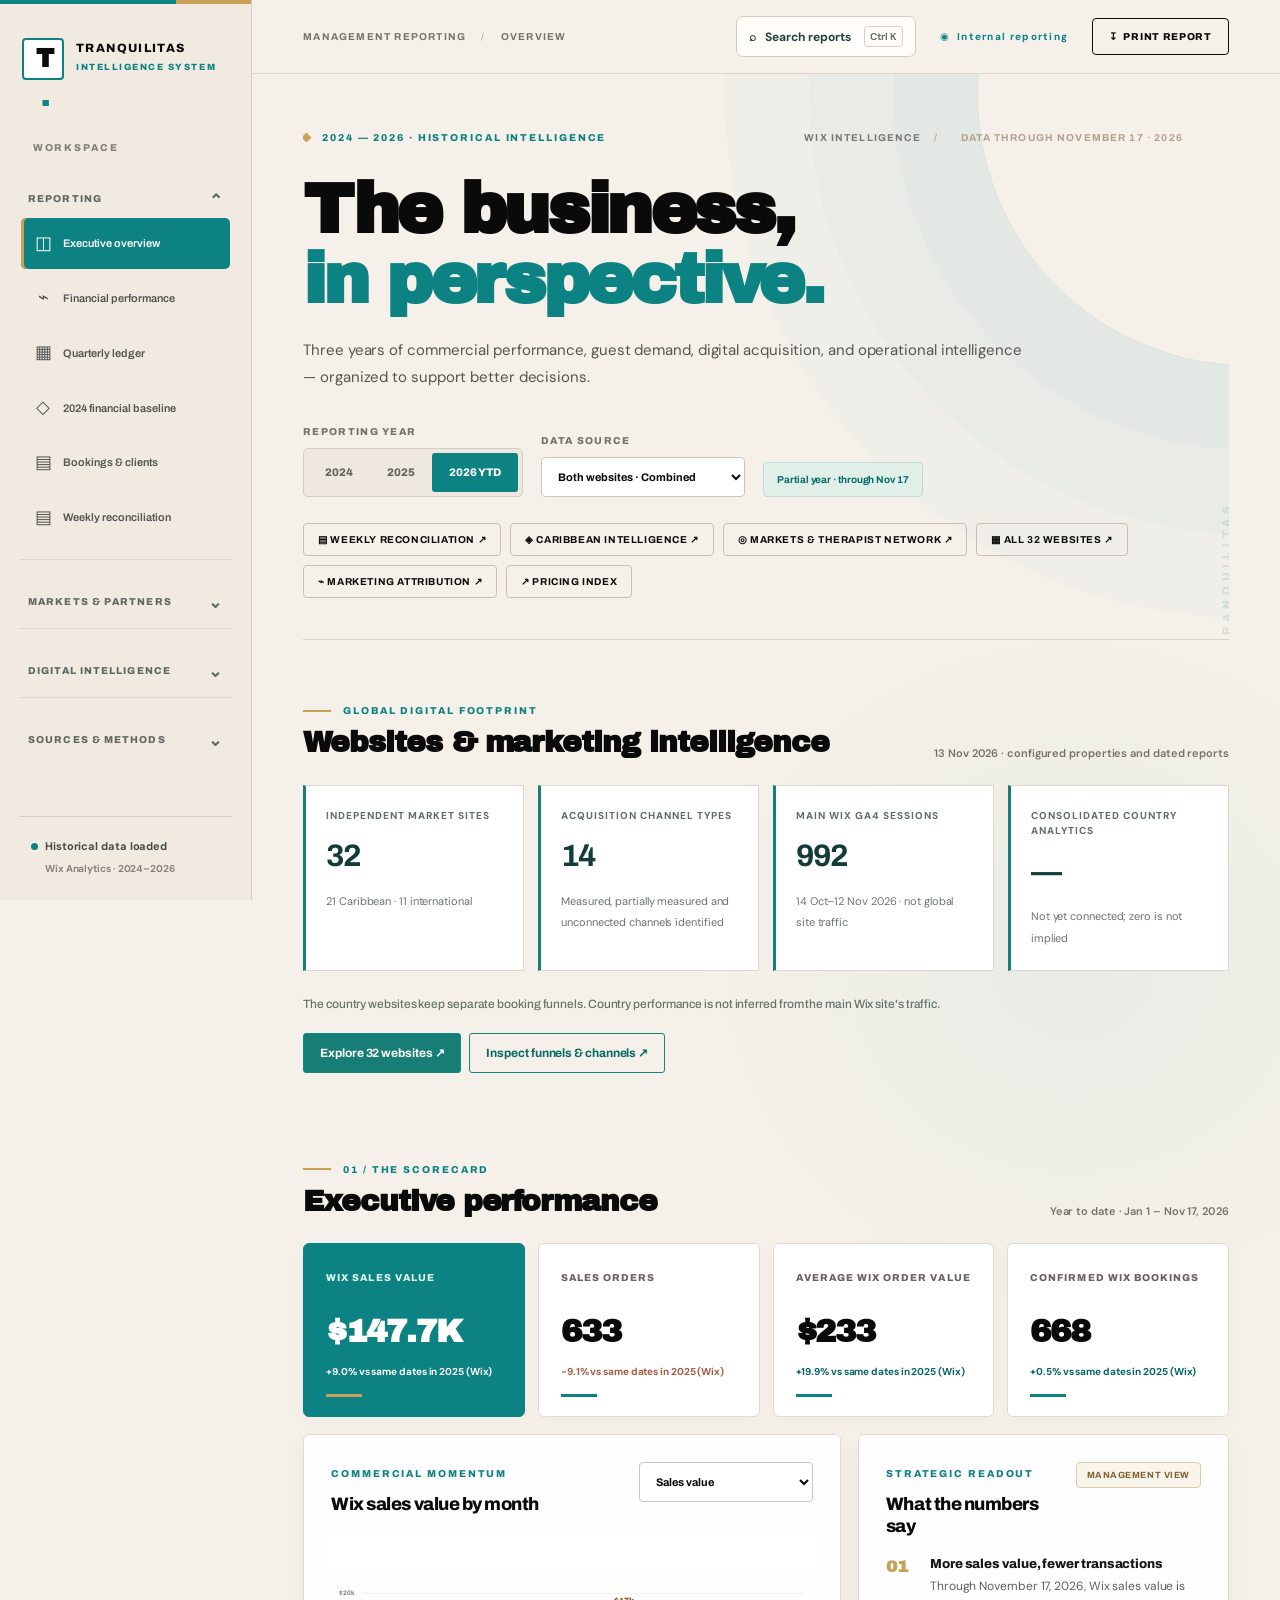
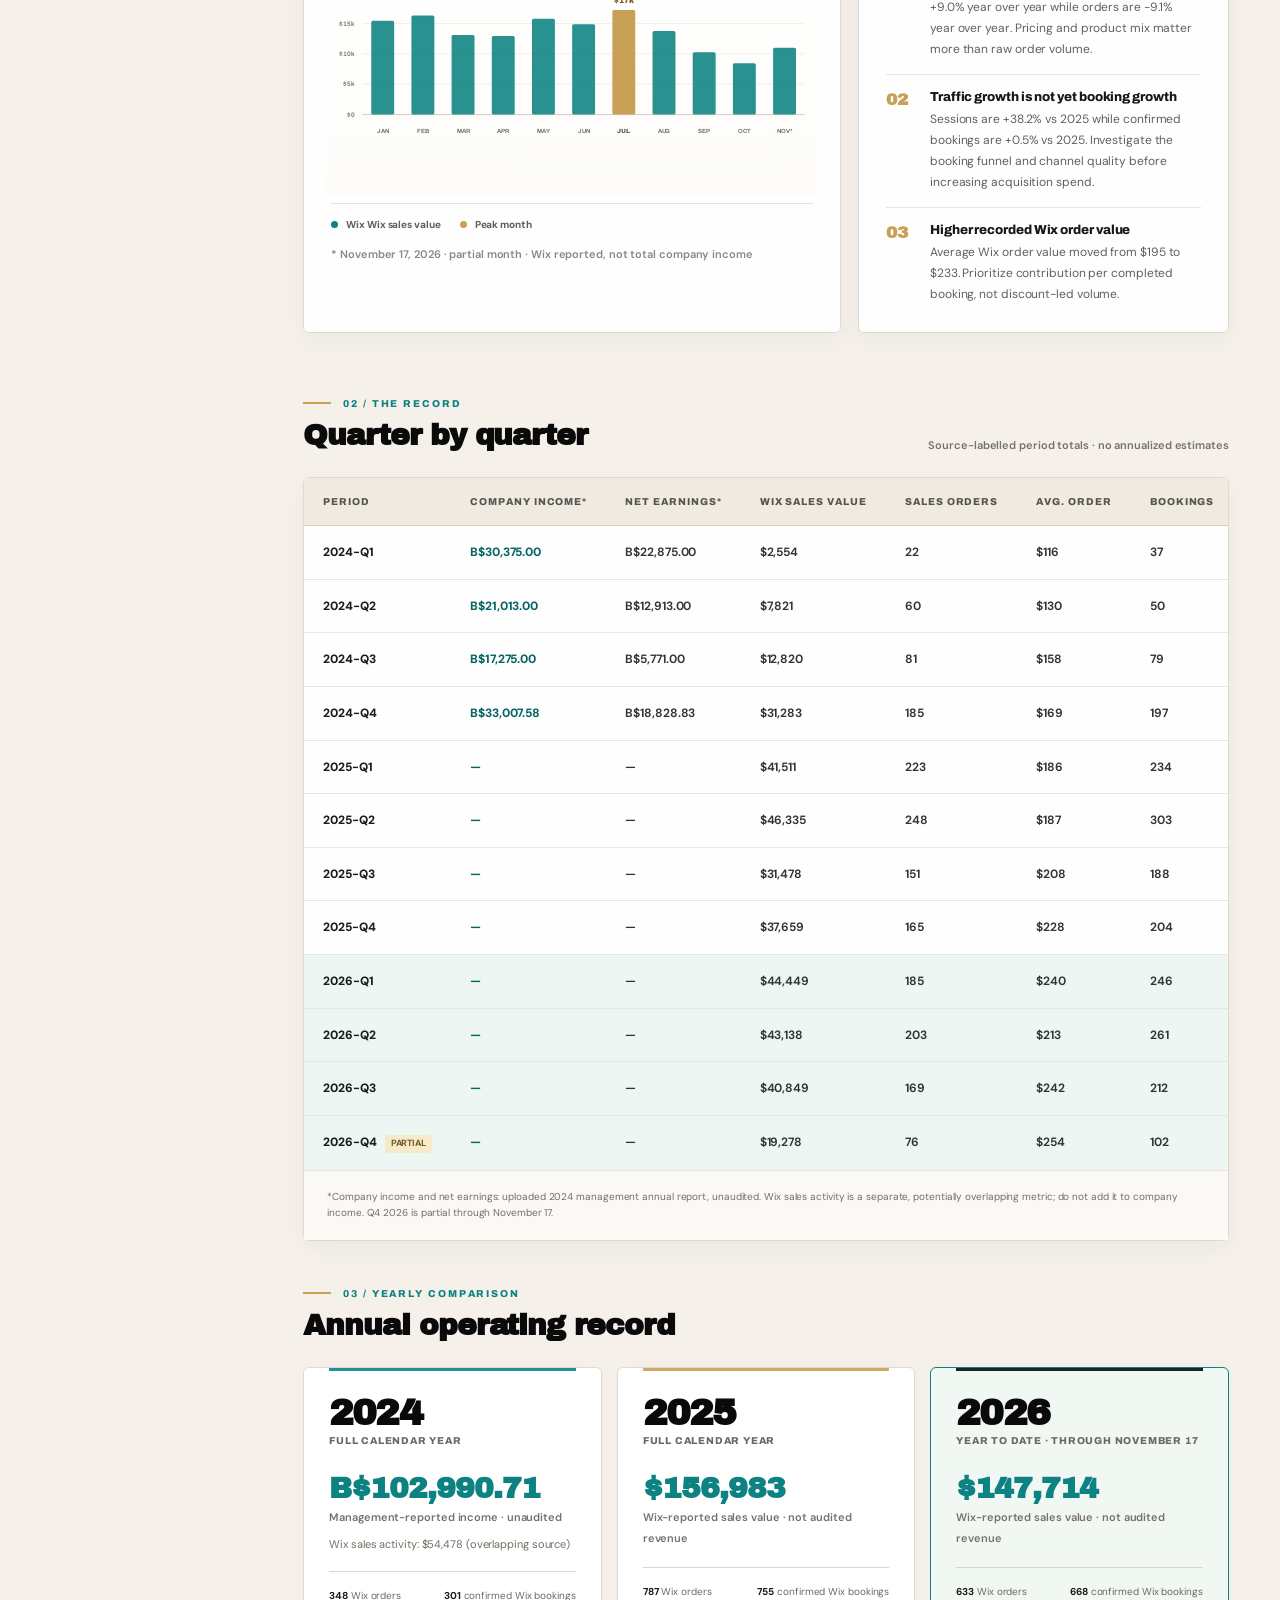
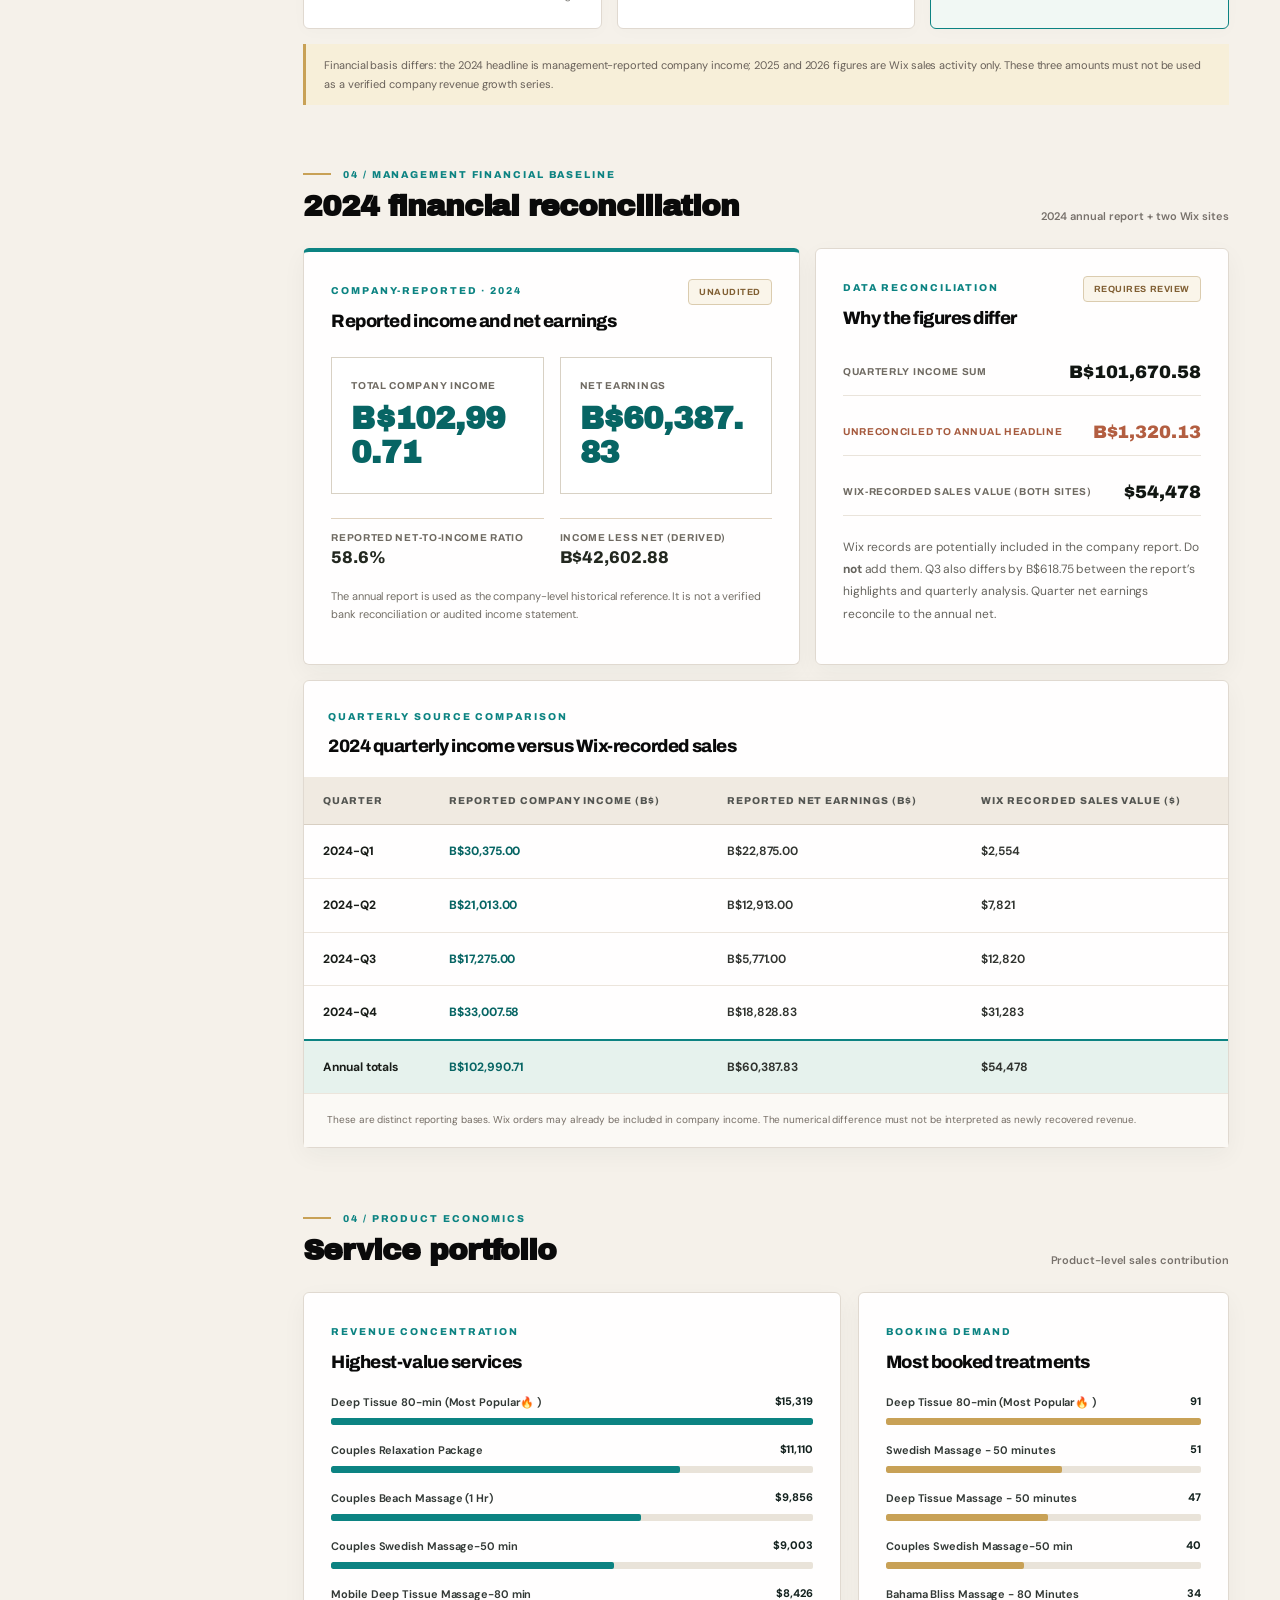
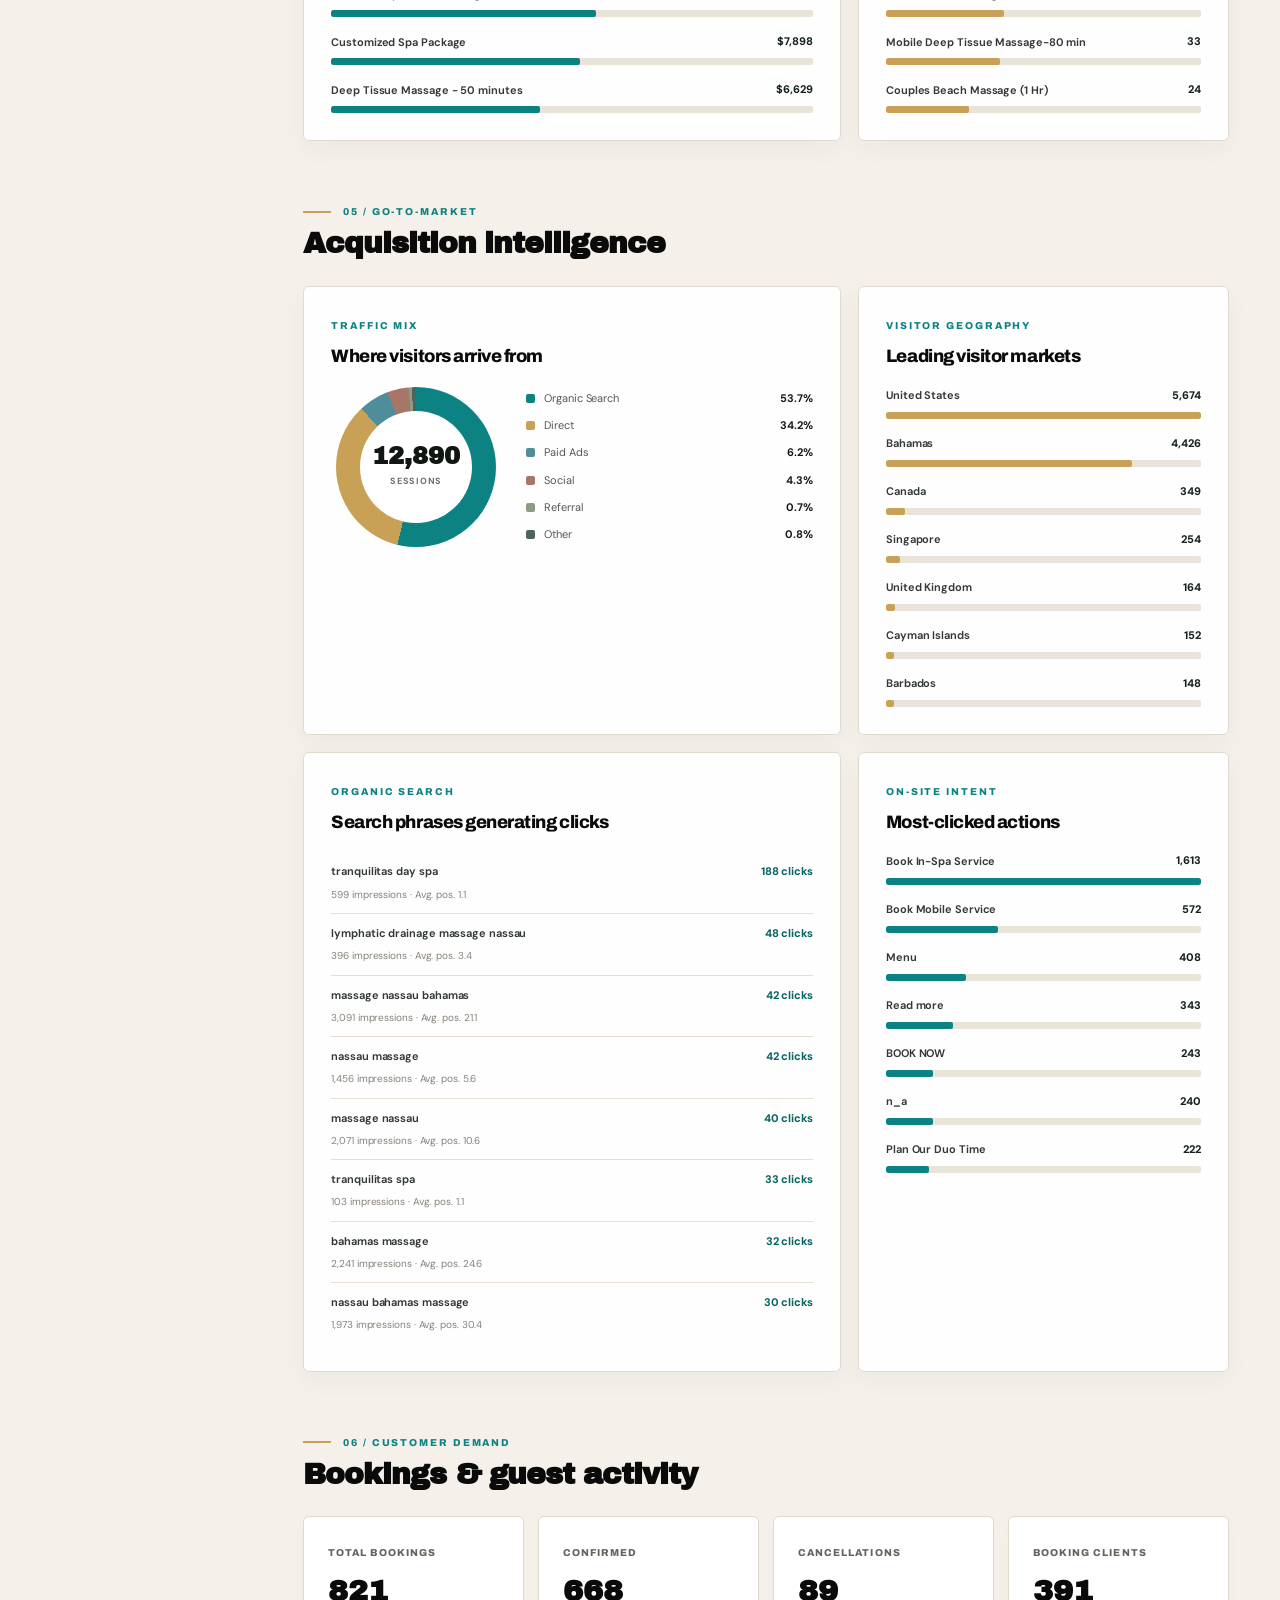
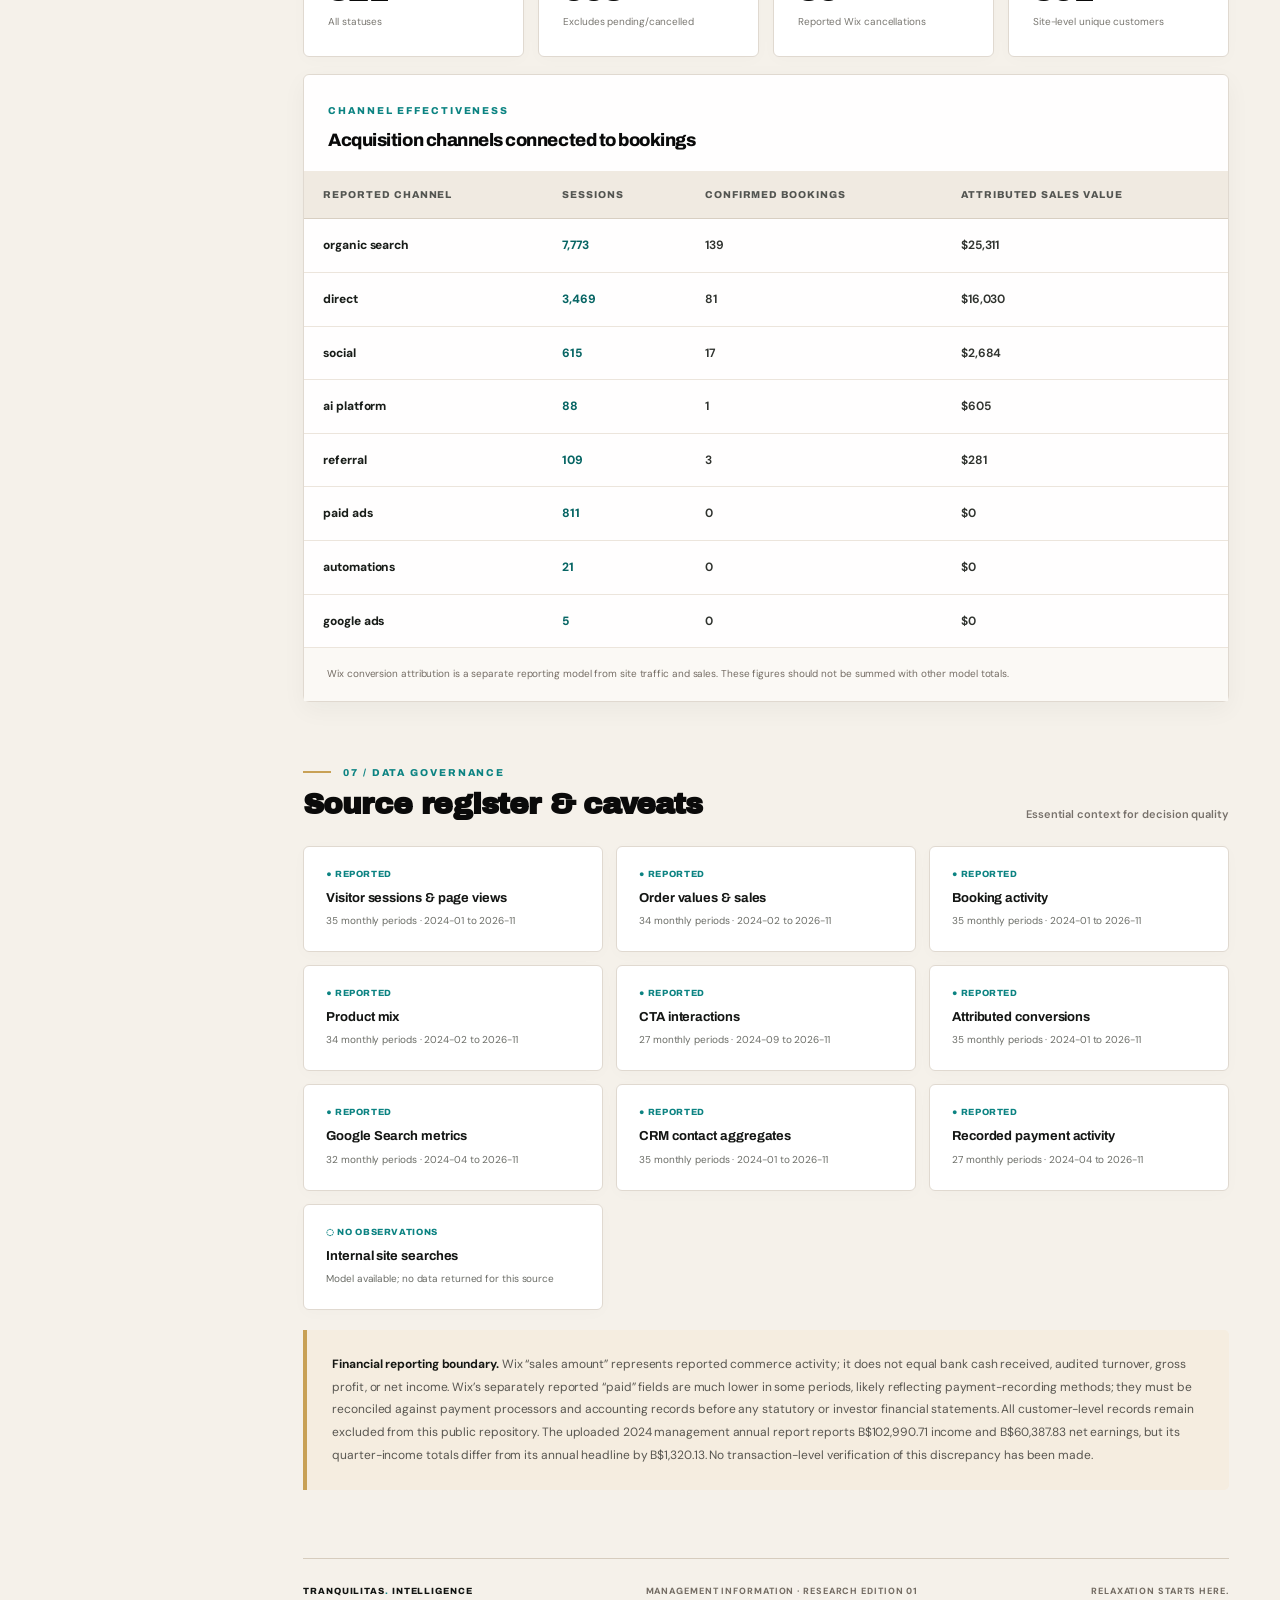
<file: index.html>
<!doctype html>
<html lang="en">
<head>
<meta charset="UTF-8"><meta name="viewport" content="width=device-width,initial-scale=1">
<meta name="theme-color" content="#091720">
<meta name="robots" content="noindex,nofollow,noarchive">
<meta name="description" content="Tranquilitas Intelligence — historical management operating performance and quarterly reporting.">
<title>Tranquilitas Intelligence · Management Reporting</title>
<link rel="preconnect" href="https://fonts.googleapis.com">
<link rel="preconnect" href="https://fonts.gstatic.com" crossorigin>
<link href="https://fonts.googleapis.com/css2?family=Archivo+Black&family=Archivo:wght@400;500;600;700;800;900&family=DM+Sans:wght@400;500;600;700&display=swap" rel="stylesheet">
<link rel="stylesheet" href="assets/styles.css"><link rel="stylesheet" href="assets/region.css"><link rel="stylesheet" href="assets/brand.css"><link rel="stylesheet" href="assets/digital.css">
<link rel="stylesheet" href="assets/ux-refinement.css"></head>
<body>
<div id="app" class="app">
 <aside class="sidebar">
  <a class="brand" href="#overview"><div class="brand-icon">T<span>.</span></div><div><strong>TRANQUILITAS</strong><small>INTELLIGENCE SYSTEM</small></div></a>
  <div class="sidebar-label">WORKSPACE</div>
  <nav class="side-nav" aria-label="Primary navigation">
   <a class="nav-link active" href="#overview"><span class="nav-icon">◫</span> Executive overview</a>
   <a class="nav-link" href="#performance"><span class="nav-icon">⌁</span> Financial performance</a>
   <a class="nav-link" href="#quarters"><span class="nav-icon">▦</span> Quarterly ledger</a>
   <a class="nav-link" href="#financial2024"><span class="nav-icon">◇</span> 2024 financial baseline</a>
   <a class="nav-link" href="#services"><span class="nav-icon">◈</span> Service portfolio</a>
   <a class="nav-link" href="#acquisition"><span class="nav-icon">◎</span> Acquisition & SEO</a>
   <a class="nav-link" href="#bookings"><span class="nav-icon">▤</span> Bookings & clients</a>
   <a class="nav-link" href="#methodology"><span class="nav-icon">≡</span> Source register</a>
   <a class="nav-link" href="operations.html"><span class="nav-icon">▤</span> Weekly reconciliation</a><a class="nav-link" href="caribbean.html"><span class="nav-icon">◈</span> Caribbean intelligence</a>
   <a class="nav-link" href="markets.html"><span class="nav-icon">◎</span> Markets & therapists</a><a class="nav-link" href="portfolio.html"><span class="nav-icon">▦</span> Website portfolio</a><a class="nav-link" href="channels.html"><span class="nav-icon">⌁</span> Digital funnels & channels</a><a class="nav-link" href="markets.html?market=turks_caicos#poc"><span class="nav-icon">◉</span> Partner POCs & payouts</a>
  </nav>
  <div class="sidebar-bottom"><span class="status-dot"></span><span>Historical data loaded</span><small>Wix Analytics · 2024–2026</small></div>
 </aside>
 <main class="content">
  <div class="topbar"><div class="breadcrumb">MANAGEMENT REPORTING <span>/</span> OVERVIEW</div><div class="top-actions"><span class="private-label">◉ &nbsp;Internal reporting</span><button id="printButton" class="button-outline" type="button">↧ &nbsp;Print report</button></div></div>
  <div class="main-inner">
   <header class="hero" id="overview">
    <div class="hero-top"><span class="eyebrow"><span class="tiny-diamond"></span> 2024 — 2026 · HISTORICAL INTELLIGENCE</span><span class="vintage">WIX INTELLIGENCE <span> / </span> <span id="reportAsOf">DATA THROUGH 17 NOV 2026</span></span></div>
    <h1>The business,<br><em>in perspective.</em></h1>
    <p>Three years of commercial performance, guest demand, digital acquisition, and operational intelligence — organized to support better decisions.</p>
    <div class="filter-bar"><div class="filter-group"><span>REPORTING YEAR</span><div class="segmented" id="yearTabs"><button type="button" data-year="2024">2024</button><button type="button" data-year="2025">2025</button><button type="button" class="selected" data-year="2026">2026 YTD</button></div></div><div class="filter-group"><label for="siteSelect">DATA SOURCE</label><select id="siteSelect"><option value="combined">Both websites · Combined</option><option value="main">Current website only</option><option value="legacy">Legacy website only</option></select></div><span id="coveragePill" class="coverage-pill">Through 28 Oct 2026</span></div>
   <div class="region-subnav"><a href="operations.html">▤ Weekly reconciliation ↗</a><a href="caribbean.html">◈ Caribbean intelligence ↗</a><a href="markets.html">◎ Markets & therapist network ↗</a><a href="portfolio.html">▦ All 32 websites ↗</a><a href="channels.html">⌁ Marketing attribution ↗</a><a href="https://index.massagebahamas.com/" target="_blank" rel="noopener noreferrer">↗ Pricing index</a></div>
   </header>
   <section class="section" id="digital-footprint"><div class="section-head"><div><span class="section-index">GLOBAL DIGITAL FOOTPRINT</span><h2>Websites & marketing intelligence</h2></div><span class="subtle">13 Nov 2026 · configured properties and dated reports</span></div><div class="dp-kpis"><div class="dp-kpi"><small>Independent market sites</small><strong>32</strong><span>21 Caribbean · 11 international</span></div><div class="dp-kpi"><small>Acquisition channel types</small><strong>14</strong><span>Measured, partially measured and unconnected channels identified</span></div><div class="dp-kpi"><small>Main Wix GA4 sessions</small><strong>992</strong><span>14 Oct–12 Nov 2026 · not global site traffic</span></div><div class="dp-kpi"><small>Consolidated country analytics</small><strong>—</strong><span>Not yet connected; zero is not implied</span></div></div><div class="dp-banner"><span class="dp-muted">The country websites keep separate booking funnels. Country performance is not inferred from the main Wix site's traffic.</span><div style="display:flex;flex-wrap:wrap;gap:8px"><a class="dp-action" href="portfolio.html">Explore 32 websites ↗</a><a class="dp-action outline" href="channels.html">Inspect funnels & channels ↗</a></div></div></section><div id="loading" class="loading"><div class="loading-spinner"></div>Loading historical Wix reporting snapshots…</div>
   <div id="dashboard" hidden>
    <section class="section" id="performance">
      <div class="section-head"><div><span class="section-index">01 / THE SCORECARD</span><h2>Executive performance</h2></div><span id="periodDescription" class="subtle">Year to date · 2026</span></div>
      <div class="kpi-grid" id="kpiGrid"></div>
      <div class="two-col chart-row">
       <article class="panel chart-panel"><div class="panel-head"><div><span class="panel-label">COMMERCIAL MOMENTUM</span><h3>Sales value over time</h3></div><select id="chartMetric" class="small-select"><option value="sales">Sales value</option><option value="bookings">Confirmed bookings</option><option value="traffic">Site sessions</option></select></div><div id="trendChart" class="trend-chart"></div><div class="chart-legend"><span><i class="legend-dot sea"></i>Monthly observations</span><span class="method-note">Wix activity · not total company income</span></div></article>
       <article class="panel"><div class="panel-head"><div><span class="panel-label">STRATEGIC READOUT</span><h3>What the numbers say</h3></div><span class="badge-outline">Management view</span></div><div id="insights" class="insights"></div></article>
      </div>
    </section>
    <section class="section" id="quarters">
      <div class="section-head"><div><span class="section-index">02 / THE RECORD</span><h2>Quarter by quarter</h2></div><span class="subtle">Source-labelled period totals · no annualized estimates</span></div>
      <article class="panel table-panel"><div class="table-scroll"><table><thead><tr><th>Period</th><th>Company income*</th><th>Net earnings*</th><th>Wix sales value</th><th>Sales orders</th><th>Avg. order</th><th>Bookings</th><th>Confirmed</th><th>Sessions</th></tr></thead><tbody id="quarterTable"></tbody></table></div><div class="table-footnote">*Company income and net earnings: uploaded 2024 management annual report, unaudited. Wix sales activity is a separate, potentially overlapping metric; do not add it to company income. Q4 2026 is partial <span id="quarterPartialAsOf">through November 17</span>.</div></article>
      <div class="section-head annual-head"><div><span class="section-index">03 / YEARLY COMPARISON</span><h2>Annual operating record</h2></div></div>
      <div id="annualCards" class="annual-cards"></div>
      <div id="financial2024" class="financial-baseline">
        <div class="section-head"><div><span class="section-index">04 / MANAGEMENT FINANCIAL BASELINE</span><h2>2024 financial reconciliation</h2></div><span class="subtle">2024 annual report + two Wix sites</span></div>
        <div class="baseline-grid">
          <article class="panel baseline-income">
            <div class="panel-head"><div><span class="panel-label">COMPANY-REPORTED · 2024</span><h3>Reported income and net earnings</h3></div><span class="badge-outline">Unaudited</span></div>
            <div id="financial2024Summary" class="financial-summary"></div>
            <div class="baseline-note">The annual report is used as the company-level historical reference. It is not a verified bank reconciliation or audited income statement.</div>
          </article>
          <article class="panel">
            <div class="panel-head"><div><span class="panel-label">DATA RECONCILIATION</span><h3>Why the figures differ</h3></div><span class="badge-outline">Requires review</span></div>
            <div id="financial2024Reconciliation" class="financial-reconciliation"></div>
          </article>
        </div>
        <article class="panel baseline-quarter-panel">
          <div class="panel-head"><div><span class="panel-label">QUARTERLY SOURCE COMPARISON</span><h3>2024 quarterly income versus Wix-recorded sales</h3></div></div>
          <div class="table-scroll"><table><thead><tr><th>Quarter</th><th>Reported company income (B$)</th><th>Reported net earnings (B$)</th><th>Wix recorded sales value ($)</th></tr></thead><tbody id="financial2024Quarters"></tbody></table></div>
          <div class="table-footnote">These are distinct reporting bases. Wix orders may already be included in company income. The numerical difference must not be interpreted as newly recovered revenue.</div>
        </article>
      </div>
    </section>
    <section class="section" id="services">
      <div class="section-head"><div><span class="section-index">04 / PRODUCT ECONOMICS</span><h2>Service portfolio</h2></div><span class="subtle">Product-level sales contribution</span></div>
      <div class="two-col"><article class="panel"><div class="panel-head"><div><span class="panel-label">REVENUE CONCENTRATION</span><h3>Highest-value services</h3></div></div><div id="serviceBars" class="bar-list"></div></article><article class="panel"><div class="panel-head"><div><span class="panel-label">BOOKING DEMAND</span><h3>Most booked treatments</h3></div></div><div id="bookingServices" class="bar-list"></div></article></div>
    </section>
    <section class="section" id="acquisition">
      <div class="section-head"><div><span class="section-index">05 / GO-TO-MARKET</span><h2>Acquisition intelligence</h2></div></div>
      <div class="two-col"><article class="panel"><div class="panel-head"><div><span class="panel-label">TRAFFIC MIX</span><h3>Where visitors arrive from</h3></div></div><div id="channelMix" class="channel-mix"></div></article><article class="panel"><div class="panel-head"><div><span class="panel-label">VISITOR GEOGRAPHY</span><h3>Leading visitor markets</h3></div></div><div id="countries" class="bar-list"></div></article></div>
      <div class="two-col acquisition-bottom"><article class="panel"><div class="panel-head"><div><span class="panel-label">ORGANIC SEARCH</span><h3>Search phrases generating clicks</h3></div></div><div id="searchTerms" class="report-list"></div></article><article class="panel"><div class="panel-head"><div><span class="panel-label">ON-SITE INTENT</span><h3>Most-clicked actions</h3></div></div><div id="ctaClicks" class="bar-list"></div></article></div>
    </section>
    <section class="section" id="bookings">
     <div class="section-head"><div><span class="section-index">06 / CUSTOMER DEMAND</span><h2>Bookings & guest activity</h2></div></div>
     <div class="bookings-metrics" id="bookingMetrics"></div>
     <article class="panel conversion-panel"><div class="panel-head"><div><span class="panel-label">CHANNEL EFFECTIVENESS</span><h3>Acquisition channels connected to bookings</h3></div></div><div class="table-scroll"><table><thead><tr><th>Reported channel</th><th>Sessions</th><th>Confirmed bookings</th><th>Attributed sales value</th></tr></thead><tbody id="conversionTable"></tbody></table></div><div class="table-footnote">Wix conversion attribution is a separate reporting model from site traffic and sales. These figures should not be summed with other model totals.</div></article>
    </section>
    <section class="section" id="methodology">
      <div class="section-head"><div><span class="section-index">07 / DATA GOVERNANCE</span><h2>Source register & caveats</h2></div><span class="subtle">Essential context for decision quality</span></div>
      <div id="methodGrid" class="method-grid"></div>
      <article class="methodology-note"><strong>Financial reporting boundary.</strong> Wix “sales amount” represents reported commerce activity; it does not equal bank cash received, audited turnover, gross profit, or net income. Wix’s separately reported “paid” fields are much lower in some periods, likely reflecting payment-recording methods; they must be reconciled against payment processors and accounting records before any statutory or investor financial statements. All customer-level records remain excluded from this public repository. The uploaded 2024 management annual report reports B$102,990.71 income and B$60,387.83 net earnings, but its quarter-income totals differ from its annual headline by B$1,320.13. No transaction-level verification of this discrepancy has been made.</article>
    </section>
    <footer class="footer"><div class="brand-mini">TRANQUILITAS<span>.</span> INTELLIGENCE</div><div>MANAGEMENT INFORMATION · RESEARCH EDITION 01</div><div>RELAXATION STARTS HERE.</div></footer>
   </div>
  </div>
 </main>
</div>
<script src="assets/app.js" defer></script>
<script src="assets/ux-refinement.js" defer></script></body>
</html>
</file>
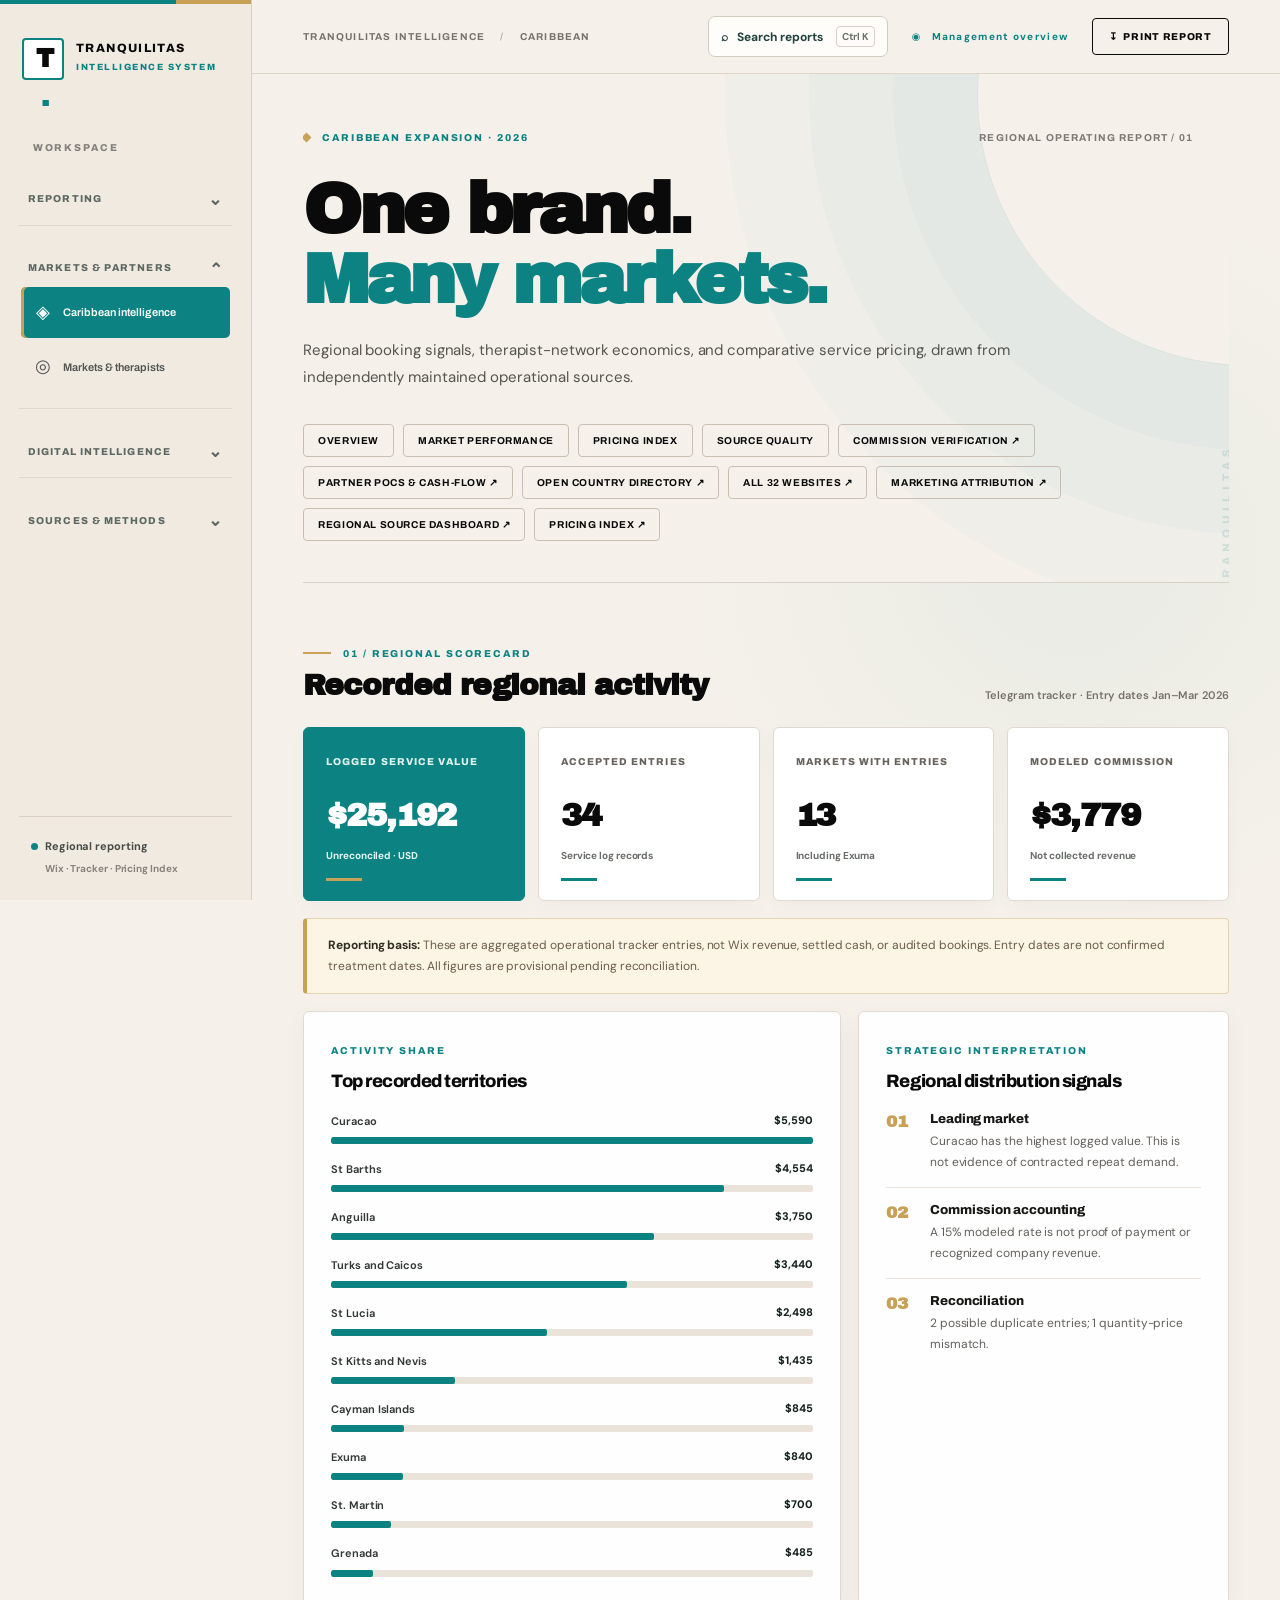
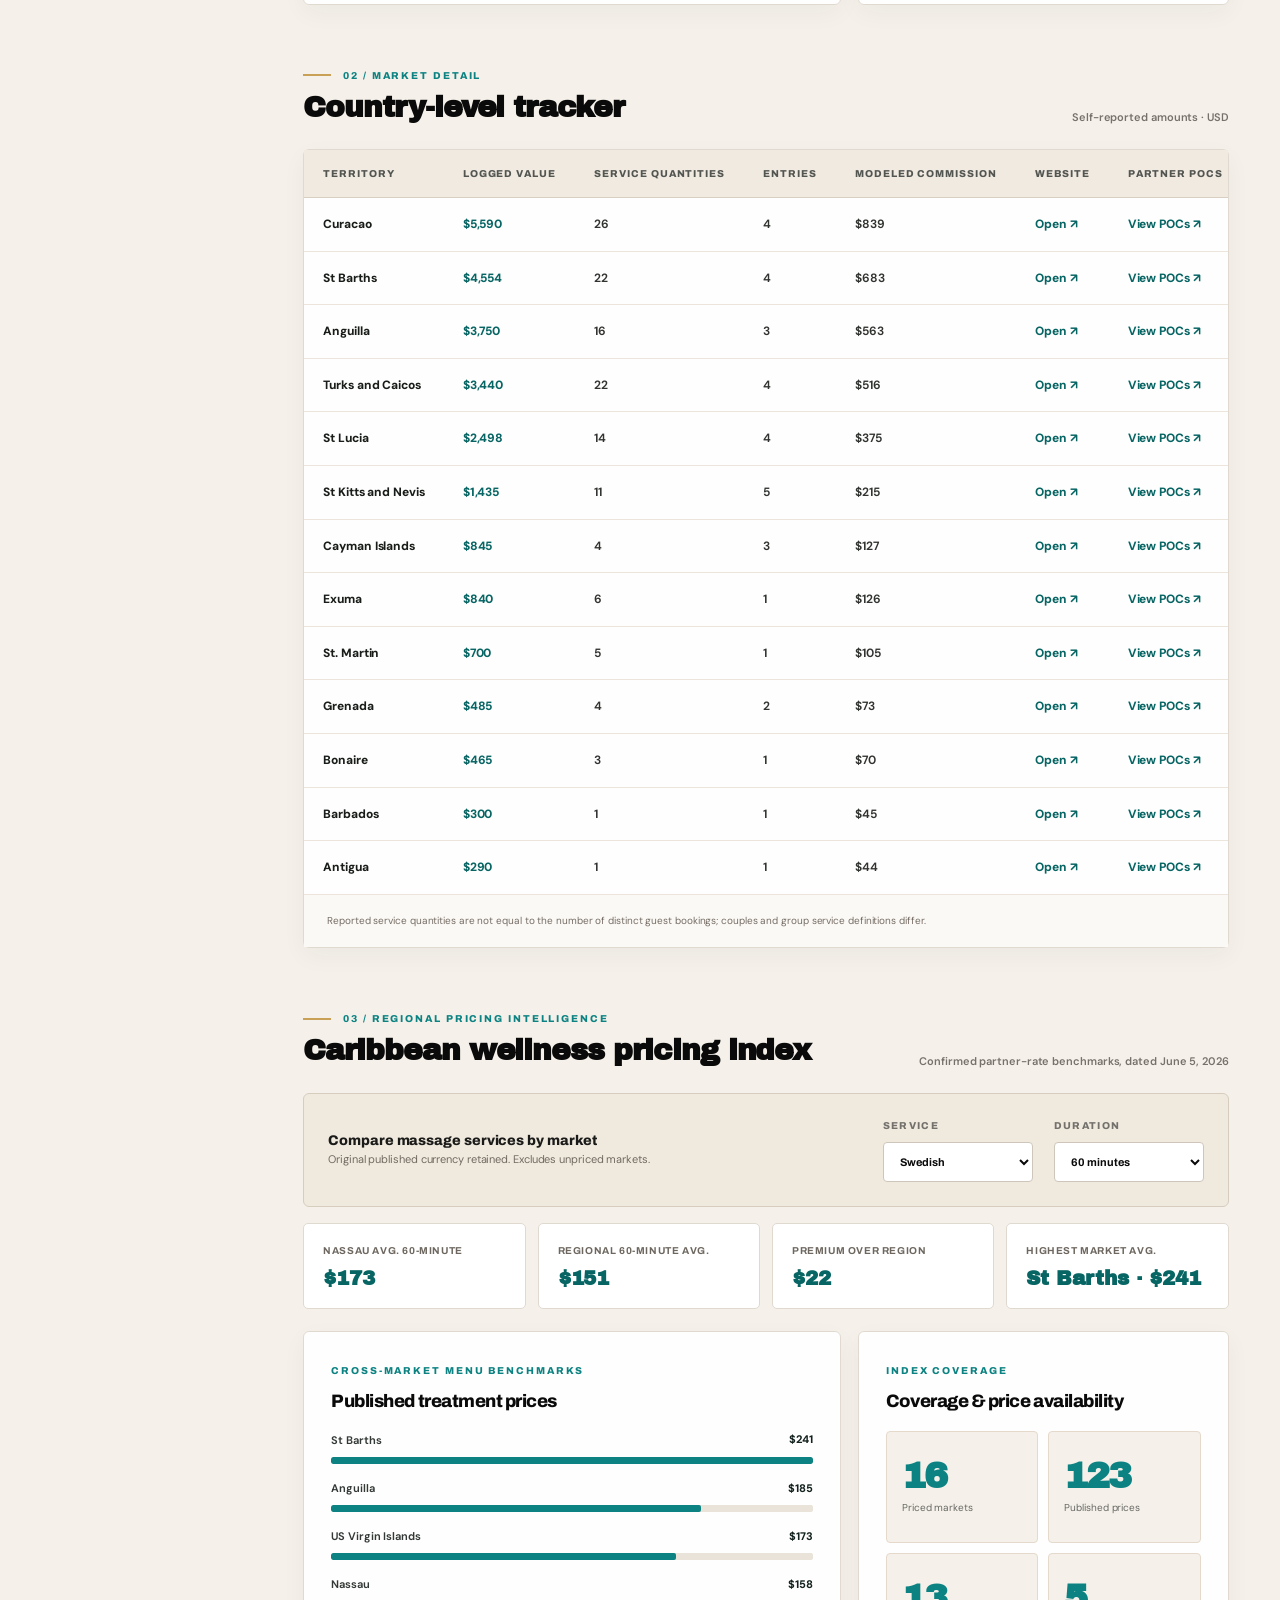
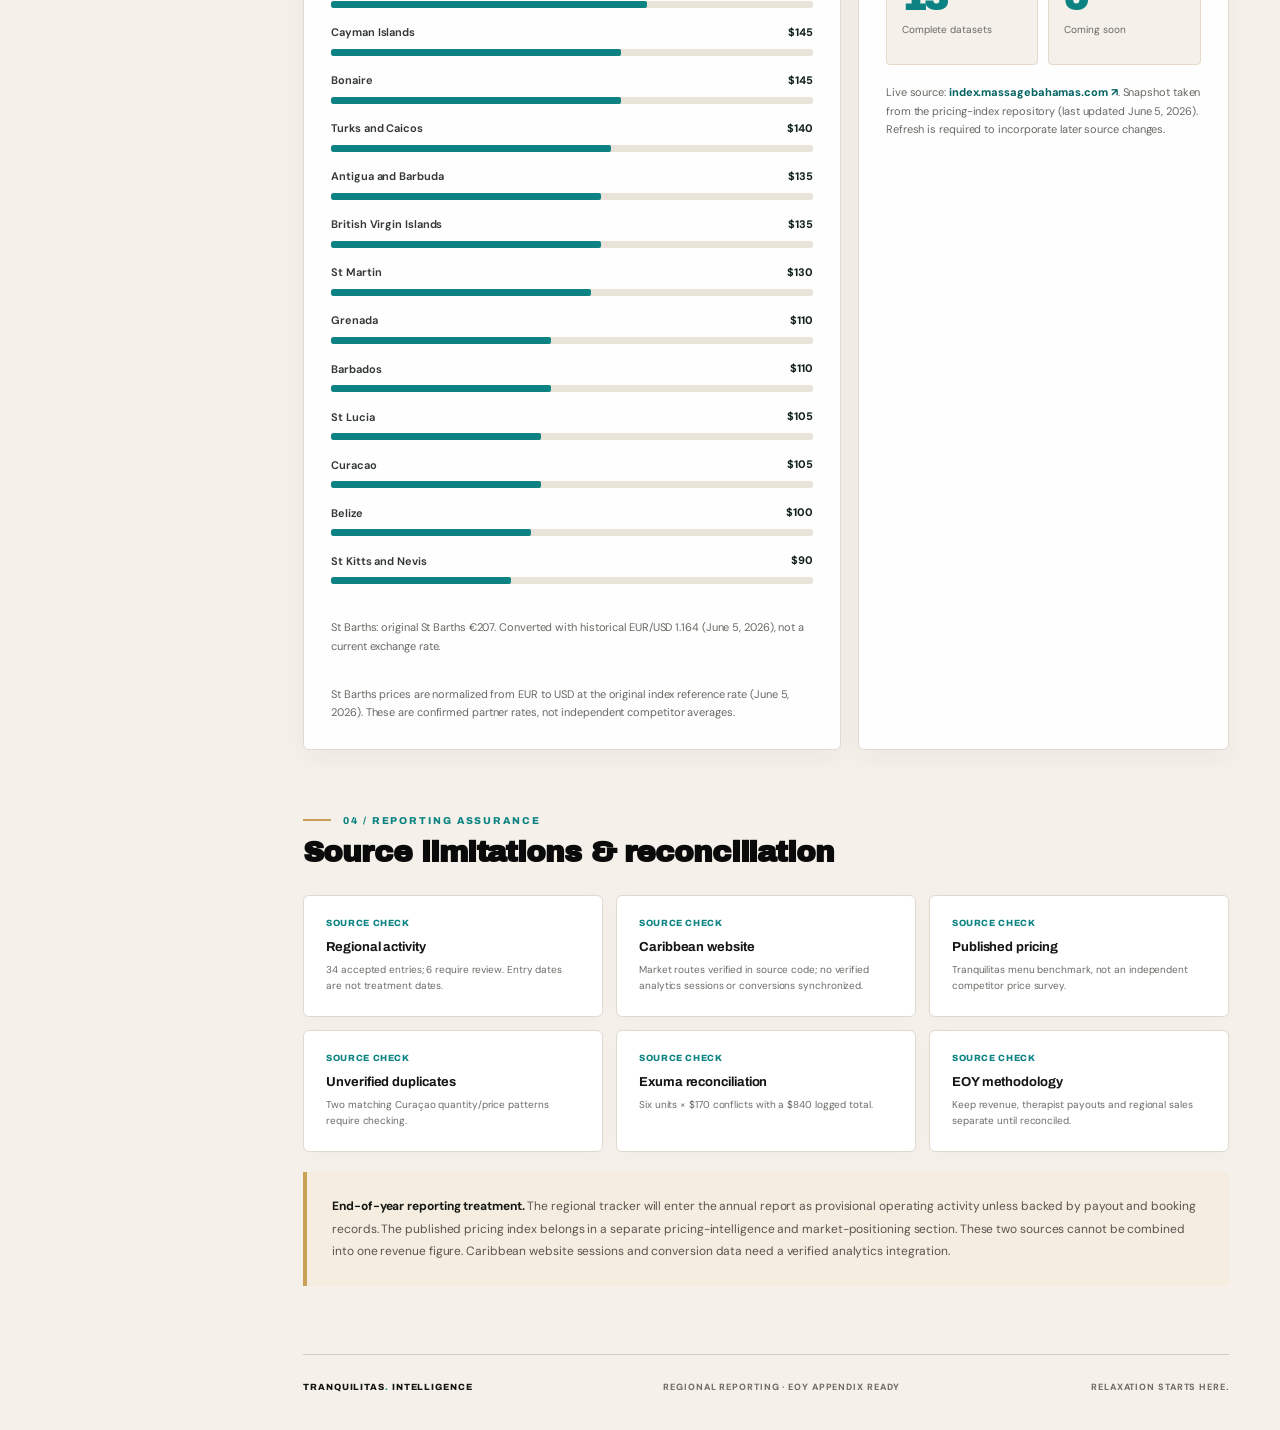
<file: caribbean.html>
<!doctype html><html lang="en"><head><meta charset="UTF-8"><meta name="viewport" content="width=device-width, initial-scale=1"><meta name="robots" content="noindex,nofollow"><meta name="theme-color" content="#07151e"><title>Caribbean Intelligence · Tranquilitas</title><link rel="preconnect" href="https://fonts.googleapis.com"><link rel="preconnect" href="https://fonts.gstatic.com" crossorigin><link href="https://fonts.googleapis.com/css2?family=Archivo+Black&family=Archivo:wght@400;500;600;700;800;900&family=DM+Sans:wght@400;500;600;700&display=swap" rel="stylesheet"><link rel="stylesheet" href="assets/styles.css"><link rel="stylesheet" href="assets/region.css"><link rel="stylesheet" href="assets/brand.css"><link rel="stylesheet" href="assets/ux-refinement.css"></head>
<body><div class="app"><aside class="sidebar"><a class="brand" href="index.html"><div class="brand-icon">T<span>.</span></div><div><strong>TRANQUILITAS</strong><small>INTELLIGENCE SYSTEM</small></div></a><div class="sidebar-label">WORKSPACE</div><nav class="side-nav"><a class="nav-link" href="operations.html"><span class="nav-icon">▤</span> Weekly reconciliation</a><a class="nav-link" href="index.html"><span class="nav-icon">◫</span> Executive overview</a><a class="nav-link active" href="caribbean.html"><span class="nav-icon">◈</span> Caribbean intelligence</a><a class="nav-link" href="portfolio.html"><span class="nav-icon">▦</span> Website portfolio</a><a class="nav-link" href="channels.html"><span class="nav-icon">⌁</span> Digital funnels & channels</a><a class="nav-link" href="markets.html"><span class="nav-icon">◎</span> Markets & therapists</a><a class="nav-link" href="index.html#services"><span class="nav-icon">▦</span> Bahamas services</a><a class="nav-link" href="index.html#methodology"><span class="nav-icon">≡</span> Sources & governance</a></nav><div class="sidebar-bottom"><span class="status-dot"></span><span>Regional reporting</span><small>Wix · Tracker · Pricing Index</small></div></aside>
<main class="content"><div class="topbar"><div class="breadcrumb">TRANQUILITAS INTELLIGENCE <span>/</span> CARIBBEAN</div><div class="top-actions"><span class="private-label">◉ &nbsp; Management overview</span><button class="button-outline" onclick="window.print()">↧ &nbsp;Print report</button></div></div><div class="main-inner">
<header class="hero"><div class="hero-top"><span class="eyebrow"><span class="tiny-diamond"></span> CARIBBEAN EXPANSION · 2026</span><span class="vintage">REGIONAL OPERATING REPORT / 01</span></div><h1>One brand.<br><em>Many markets.</em></h1><p>Regional booking signals, therapist-network economics, and comparative service pricing, drawn from independently maintained operational sources.</p><div class="region-subnav"><a href="#regional">Overview</a><a href="#countries">Market performance</a><a href="#prices">Pricing index</a><a href="#data-quality">Source quality</a><a href="operations.html">Commission verification ↗</a><a href="markets.html?market=turks_caicos#poc">Partner POCs & cash-flow ↗</a><a href="markets.html">Open country directory ↗</a><a href="portfolio.html">All 32 websites ↗</a><a href="channels.html">Marketing attribution ↗</a><a target="_blank" rel="noopener noreferrer" href="https://caribbean.massagebahamas.com/">Regional source dashboard ↗</a><a target="_blank" rel="noopener noreferrer" href="https://index.massagebahamas.com/">Pricing index ↗</a></div></header>
<div id="regionLoading" class="loading">Loading Caribbean intelligence datasets…</div><div id="regionDashboard" hidden>
<section class="section" id="regional"><div class="section-head"><div><span class="section-index">01 / REGIONAL SCORECARD</span><h2>Recorded regional activity</h2></div><span class="subtle">Telegram tracker · Entry dates Jan–Mar 2026</span></div><div class="kpi-grid" id="regionalKpis"></div><div class="region-warning"><strong>Reporting basis:</strong> These are aggregated operational tracker entries, not Wix revenue, settled cash, or audited bookings. Entry dates are not confirmed treatment dates. All figures are provisional pending reconciliation.</div><div class="two-col chart-row"><article class="panel"><div class="panel-head"><div><span class="panel-label">ACTIVITY SHARE</span><h3>Top recorded territories</h3></div></div><div id="regionBars" class="bar-list"></div></article><article class="panel"><div class="panel-head"><div><span class="panel-label">STRATEGIC INTERPRETATION</span><h3>Regional distribution signals</h3></div></div><div id="regionalReadout" class="insights"></div></article></div></section>
<section class="section" id="countries"><div class="section-head"><div><span class="section-index">02 / MARKET DETAIL</span><h2>Country-level tracker</h2></div><span class="subtle">Self-reported amounts · USD</span></div><article class="panel table-panel"><div class="table-scroll"><table><thead><tr><th>Territory</th><th>Logged value</th><th>Service quantities</th><th>Entries</th><th>Modeled commission</th><th>Website</th><th>Partner POCs</th></tr></thead><tbody id="regionTable"></tbody></table></div><div class="table-footnote">Reported service quantities are not equal to the number of distinct guest bookings; couples and group service definitions differ.</div></article></section>
<section class="section" id="prices"><div class="section-head"><div><span class="section-index">03 / REGIONAL PRICING INTELLIGENCE</span><h2>Caribbean wellness pricing index</h2></div><span class="subtle">Confirmed partner-rate benchmarks, dated June 5, 2026</span></div><div class="pricing-filter"><div><strong>Compare massage services by market</strong><small>Original published currency retained. Excludes unpriced markets.</small></div><div class="filter-bar"><div class="filter-group"><label for="servicePick">SERVICE</label><select id="servicePick"><option value="swedish">Swedish</option><option value="deep_tissue">Deep Tissue</option><option value="couples">Couples</option><option value="beach">Beach</option></select></div><div class="filter-group"><label for="durationPick">DURATION</label><select id="durationPick"><option value="60">60 minutes</option><option value="90">90 minutes</option></select></div></div></div><div id="pricingSignals" class="pricing-signals"></div><div class="two-col"><article class="panel"><div class="panel-head"><div><span class="panel-label">CROSS-MARKET MENU BENCHMARKS</span><h3>Published treatment prices</h3></div></div><div id="regionalPrices" class="bar-list"></div><div class="micro-note">St Barths prices are normalized from EUR to USD at the original index reference rate (June 5, 2026). These are confirmed partner rates, not independent competitor averages.</div></article><article class="panel"><div class="panel-head"><div><span class="panel-label">INDEX COVERAGE</span><h3>Coverage & price availability</h3></div></div><div id="indexSummary" class="index-summary"></div><p class="micro-note">Live source: <a target="_blank" rel="noopener noreferrer" href="https://index.massagebahamas.com/">index.massagebahamas.com ↗</a>. Snapshot taken from the pricing-index repository (last updated June 5, 2026). Refresh is required to incorporate later source changes.</p></article></div></section>
<section class="section" id="data-quality"><div class="section-head"><div><span class="section-index">04 / REPORTING ASSURANCE</span><h2>Source limitations & reconciliation</h2></div></div><div id="dataQuality" class="method-grid"></div><article class="methodology-note"><strong>End-of-year reporting treatment.</strong> The regional tracker will enter the annual report as provisional operating activity unless backed by payout and booking records. The published pricing index belongs in a separate pricing-intelligence and market-positioning section. These two sources cannot be combined into one revenue figure. Caribbean website sessions and conversion data need a verified analytics integration.</article></section>
<footer class="footer"><div class="brand-mini">TRANQUILITAS<span>.</span> INTELLIGENCE</div><div>REGIONAL REPORTING · EOY APPENDIX READY</div><div>RELAXATION STARTS HERE.</div></footer></div></main></div><script src="assets/caribbean.js" defer></script><script src="assets/ux-refinement.js" defer></script></body></html>
</file>
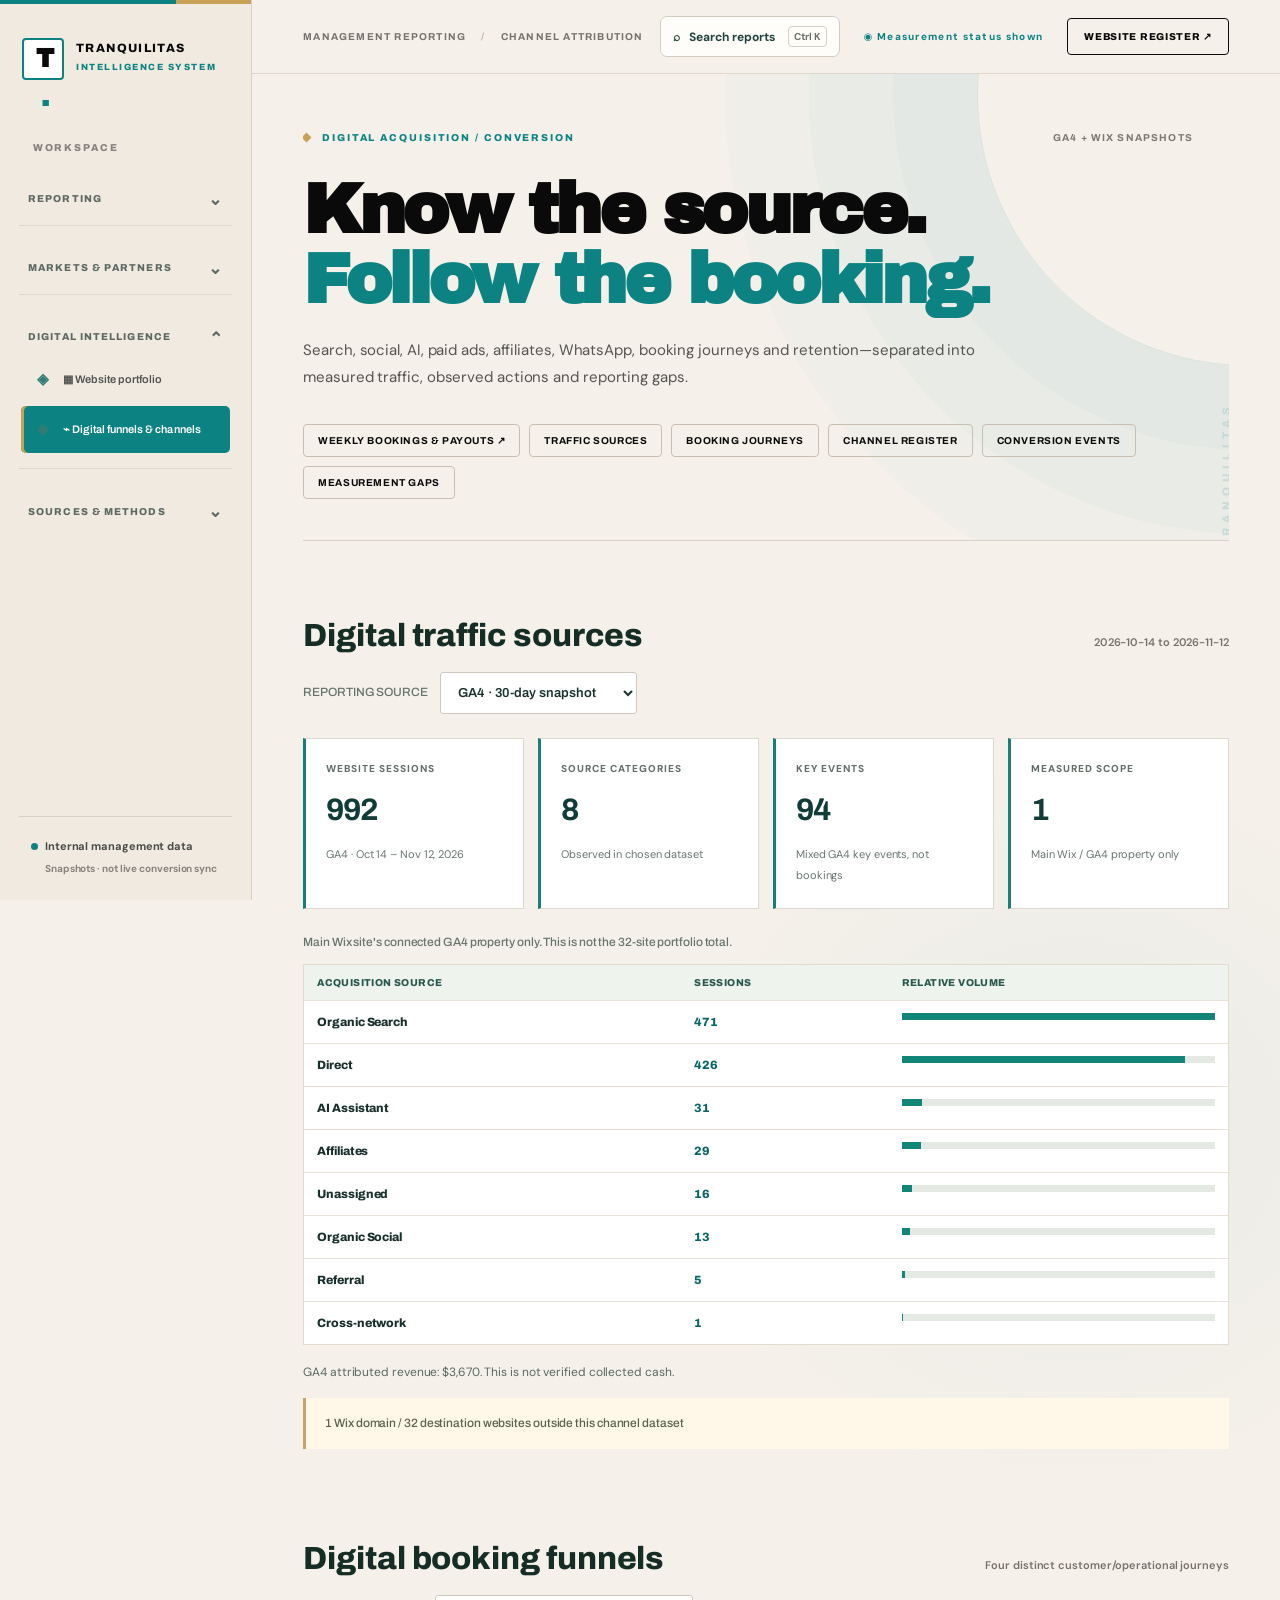
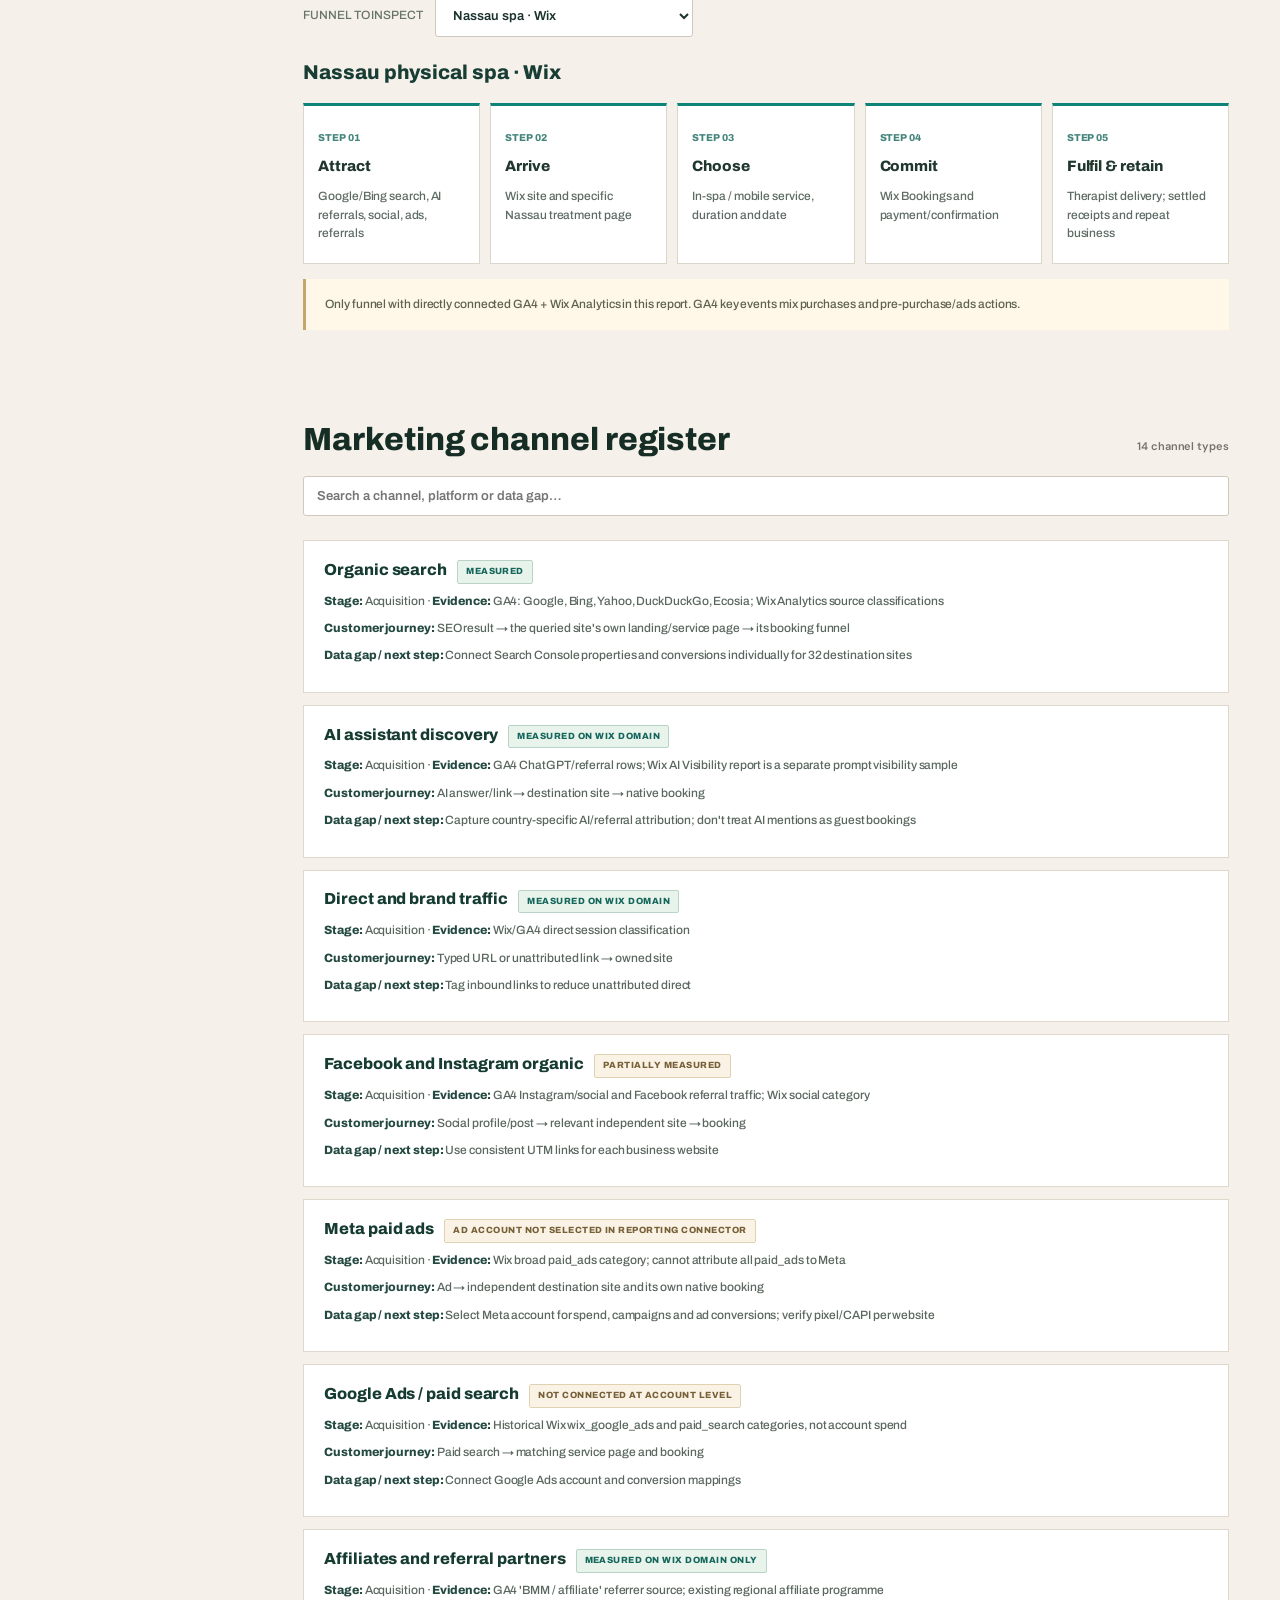
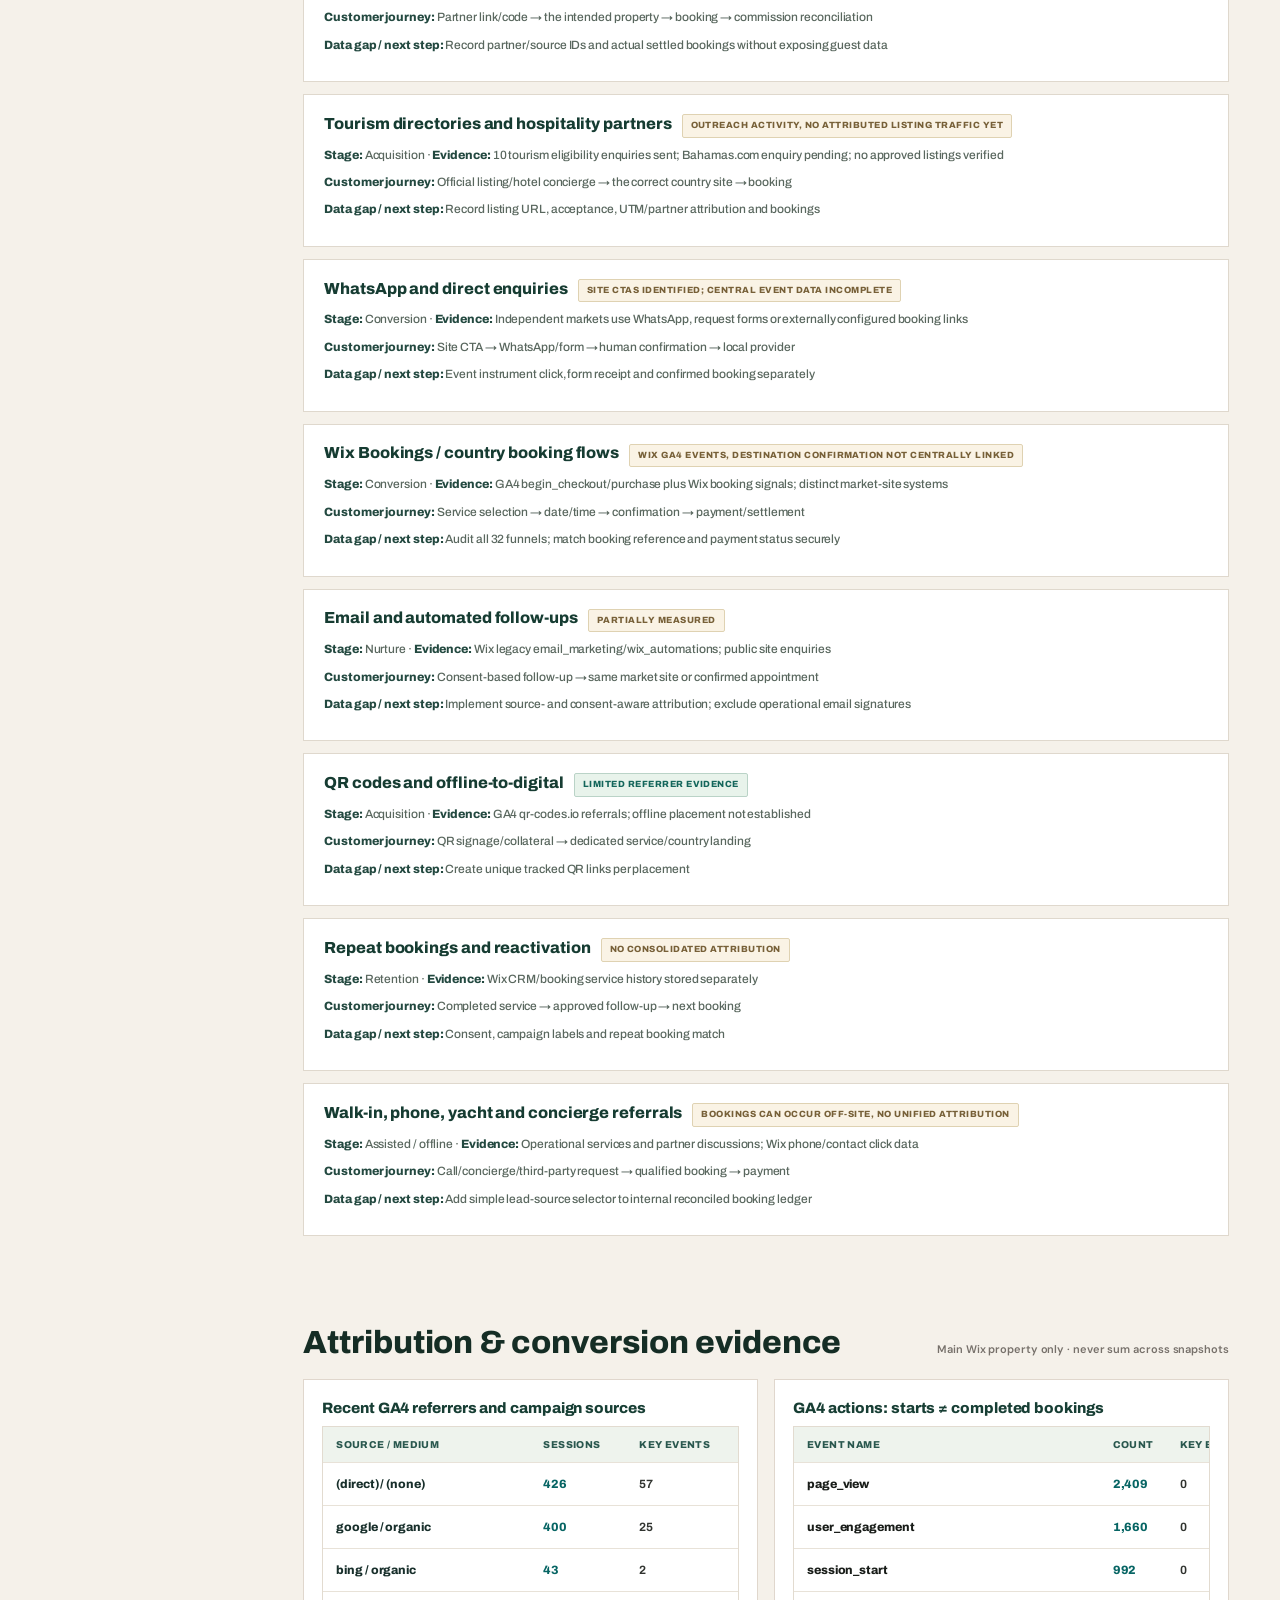
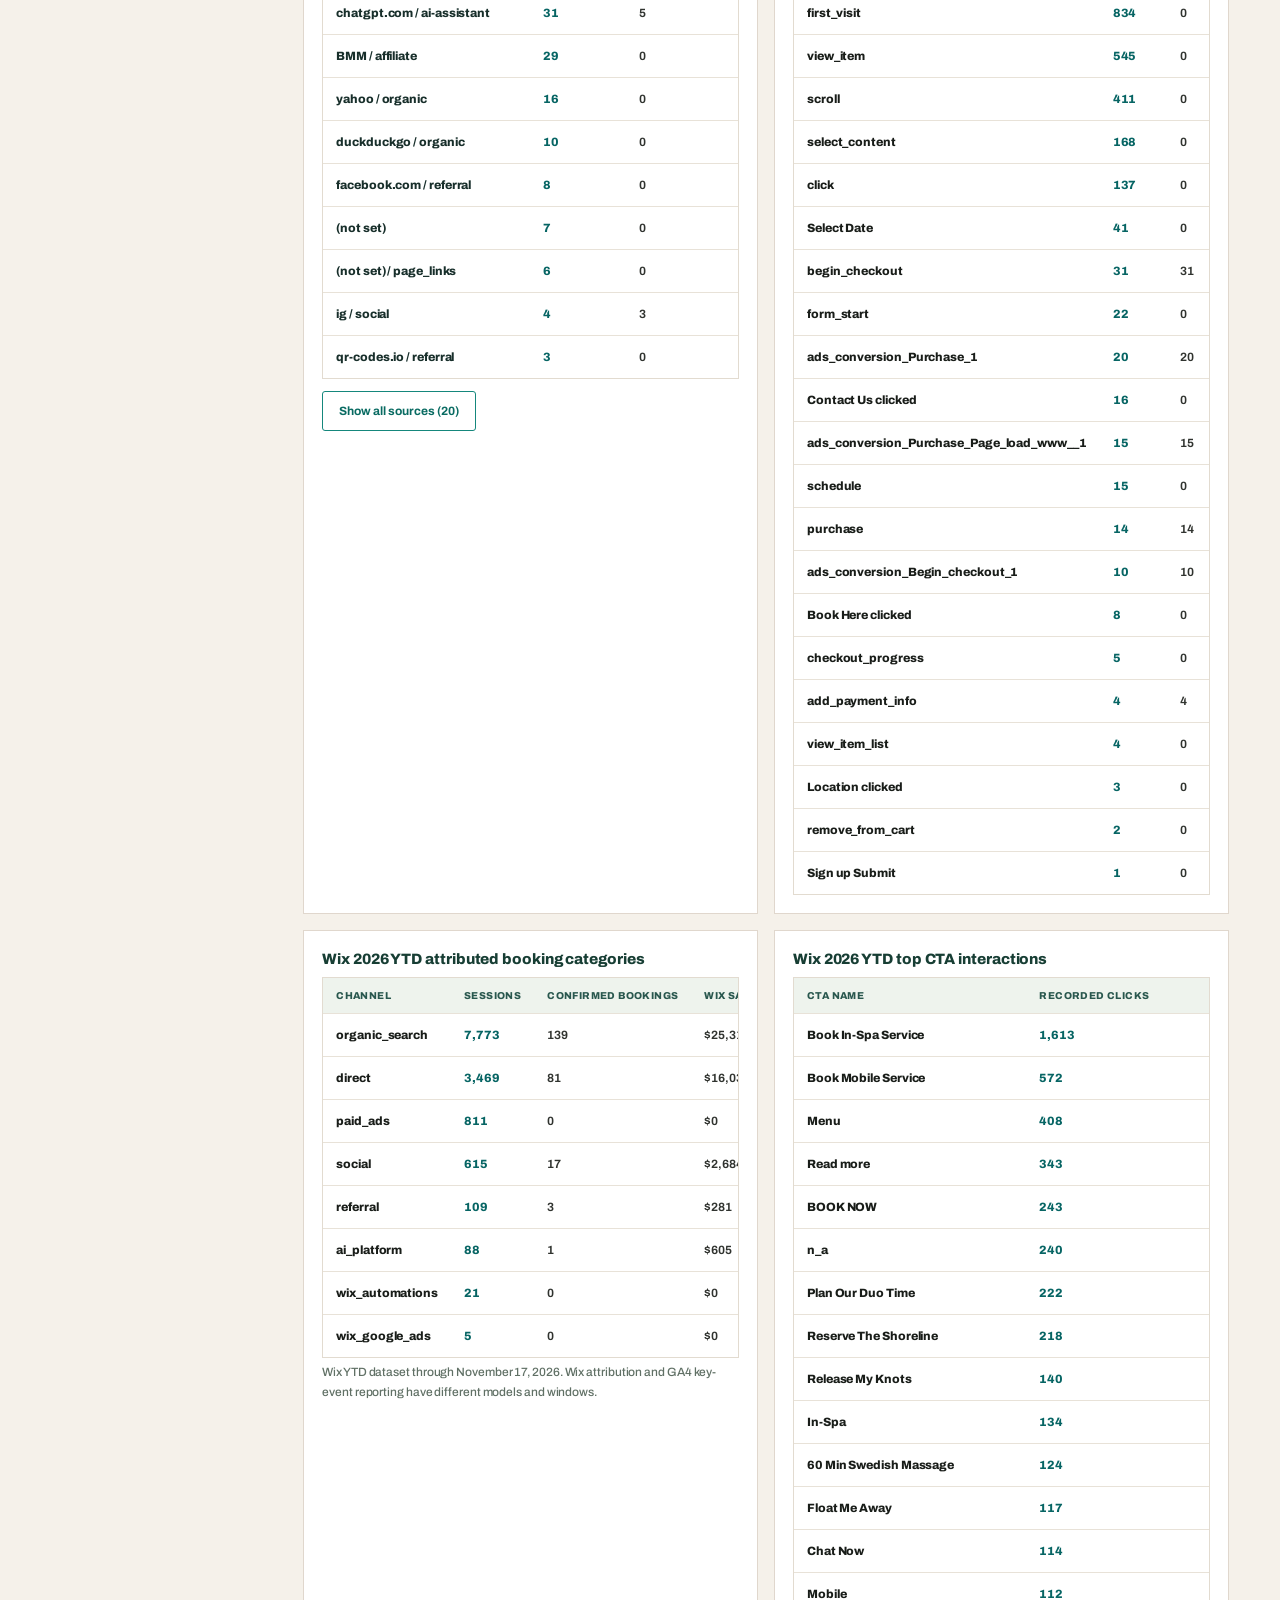
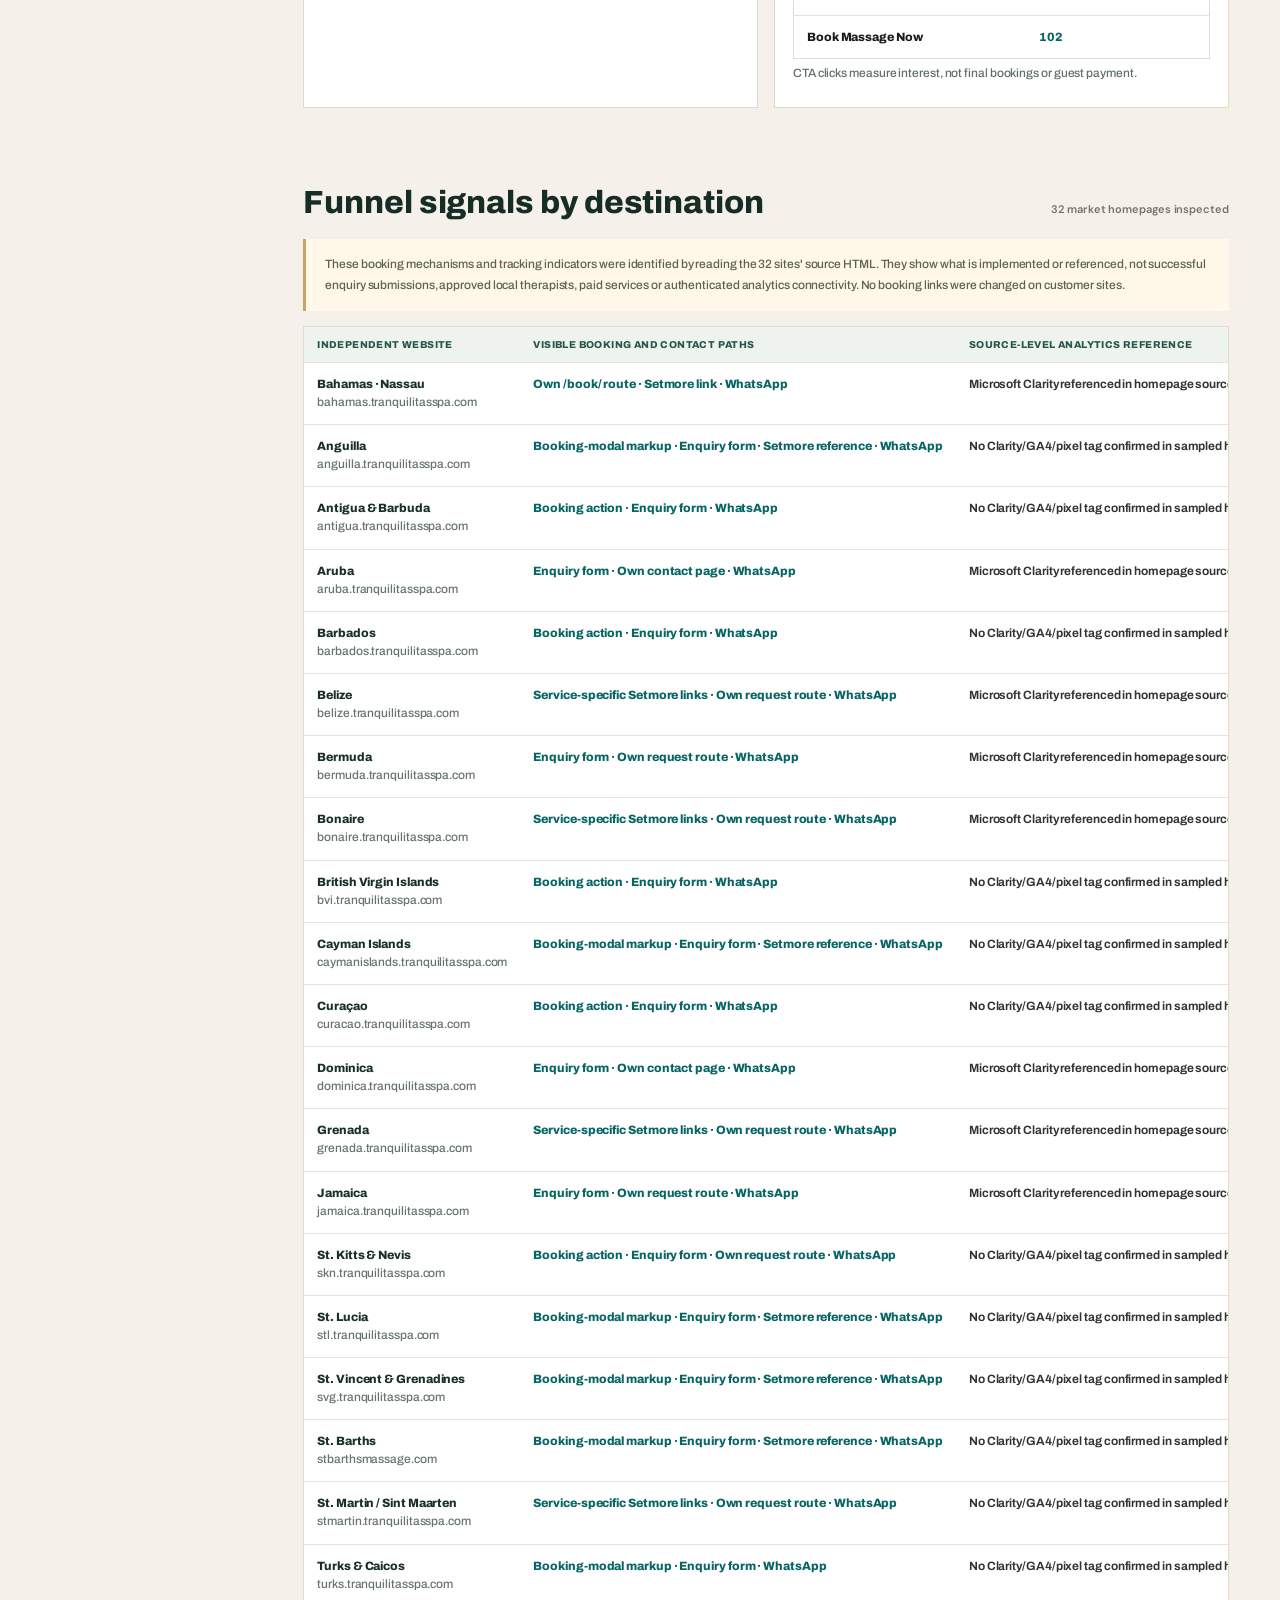
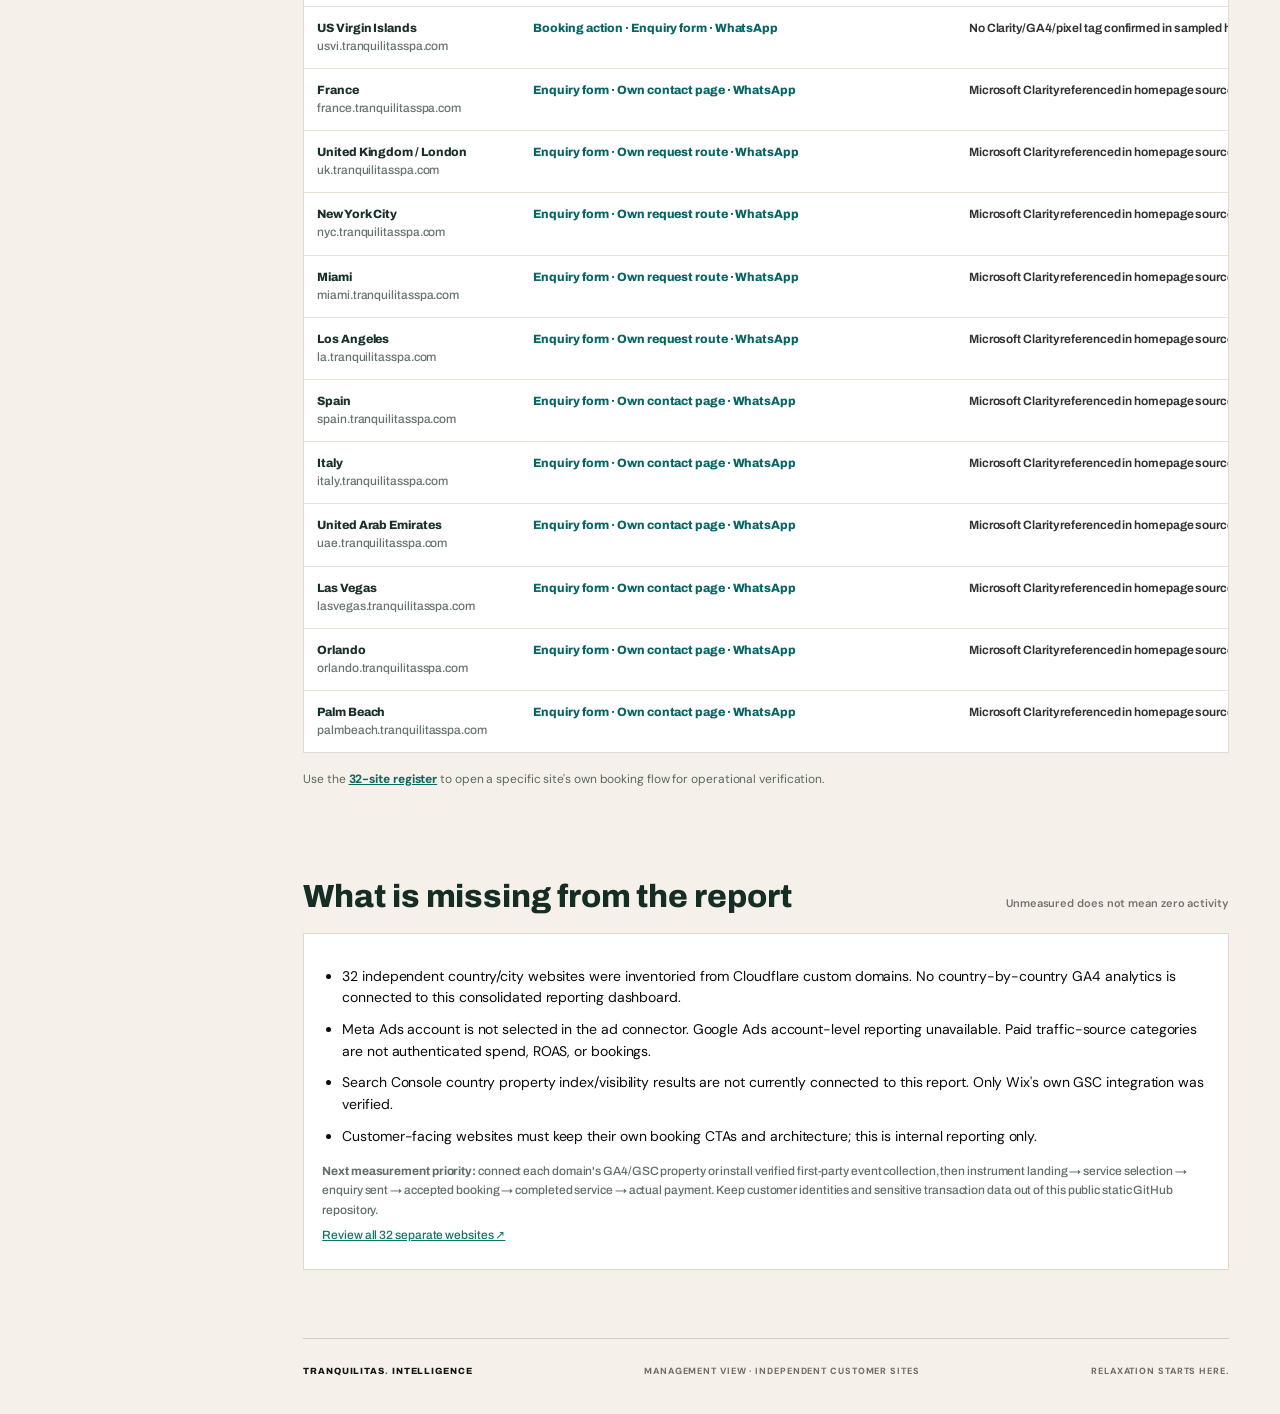
<file: channels.html>
<!doctype html><html lang="en"><head><meta charset="utf-8"><meta name="viewport" content="width=device-width,initial-scale=1"><meta name="robots" content="noindex,nofollow,noarchive"><meta name="theme-color" content="#07151e"><title>Digital funnels and channels | Tranquilitas Intelligence</title><meta name="description" content="Private internal Tranquilitas website portfolio and digital reporting register."><link rel="preconnect" href="https://fonts.googleapis.com"><link rel="preconnect" href="https://fonts.gstatic.com" crossorigin><link href="https://fonts.googleapis.com/css2?family=Archivo+Black&family=Archivo:wght@400;500;600;700;800;900&family=DM+Sans:wght@400;500;600;700&display=swap" rel="stylesheet"><link rel="stylesheet" href="assets/styles.css"><link rel="stylesheet" href="assets/region.css"><link rel="stylesheet" href="assets/brand.css"><link rel="stylesheet" href="assets/digital.css"><link rel="stylesheet" href="assets/ux-refinement.css"></head><body><div class="app"><aside class="sidebar"><a class="brand" href="index.html"><div class="brand-icon">T<span>.</span></div><div><strong>TRANQUILITAS</strong><small>INTELLIGENCE SYSTEM</small></div></a><div class="sidebar-label">WORKSPACE</div><nav class="side-nav" aria-label="Report navigation"><a class="nav-link" href="index.html">◫ Executive overview</a><a class="nav-link" href="operations.html"><span class="nav-icon">▤</span> Weekly reconciliation</a><a class="nav-link" href="caribbean.html">◈ Caribbean intelligence</a><a class="nav-link" href="markets.html">◎ Markets &amp; therapists</a><a class="nav-link " href="portfolio.html">▦ Website portfolio</a><a class="nav-link active" href="channels.html">⌁ Digital funnels &amp; channels</a><a class="nav-link" href="index.html#methodology">≡ Source register</a></nav><div class="sidebar-bottom"><span class="status-dot"></span><span>Internal management data</span><small>Snapshots · not live conversion sync</small></div></aside><main class="content"><div class="topbar"><div class="breadcrumb">MANAGEMENT REPORTING <span>/</span> CHANNEL ATTRIBUTION</div><div class="top-actions"><span class="private-label">◉ Measurement status shown</span><a class="button-outline" href="portfolio.html">Website register ↗</a></div></div><div class="main-inner"><header class="hero"><div class="hero-top"><span class="eyebrow"><span class="tiny-diamond"></span> DIGITAL ACQUISITION / CONVERSION</span><span class="vintage">GA4 + WIX SNAPSHOTS</span></div><h1>Know the source.<br><em>Follow the booking.</em></h1><p>Search, social, AI, paid ads, affiliates, WhatsApp, booking journeys and retention—separated into measured traffic, observed actions and reporting gaps.</p><div class="region-subnav"><a href="operations.html">Weekly bookings & payouts ↗</a><a href="#attribution">Traffic sources</a><a href="#funnel">Booking journeys</a><a href="#inventory">Channel register</a><a href="#events">Conversion events</a><a href="#gaps">Measurement gaps</a></div></header><div id="channelLoading" class="loading">Loading marketing source snapshots…</div><div id="channelDashboard" hidden><section class="section" id="attribution"><div class="dp-section-label"><h2>Digital traffic sources</h2><span class="subtle" id="windowLabel"></span></div><div class="dp-controls"><label for="sourceWindow" class="dp-muted">REPORTING SOURCE</label><select id="sourceWindow"><option value="ga4">GA4 · 30-day snapshot</option><option value="wix">Wix · 2026 YTD snapshot</option></select></div><div class="dp-kpis"><div class="dp-kpi"><small>Website sessions</small><strong id="sessionsKpi">—</strong><span id="periodTitle">GA4</span></div><div class="dp-kpi"><small>Source categories</small><strong id="channelKpi">—</strong><span>Observed in chosen dataset</span></div><div class="dp-kpi"><small>Key events</small><strong id="eventsKpi">—</strong><span id="eventsKpiNote">Not all are bookings</span></div><div class="dp-kpi"><small>Measured scope</small><strong>1</strong><span>Main Wix / GA4 property only</span></div></div><p class="dp-muted" id="scopeNote"></p><div class="dp-table-wrap"><table class="dp-table"><thead><tr><th>Acquisition source</th><th>Sessions</th><th>Relative volume</th></tr></thead><tbody id="sourceTable"></tbody></table></div><p class="dp-stage-note" id="revenueNote" style="margin-top:17px"></p><p class="dp-warning" id="measuredProperty"></p></section><section class="section" id="funnel"><div class="dp-section-label"><h2>Digital booking funnels</h2><span class="subtle">Four distinct customer/operational journeys</span></div><div class="dp-controls"><label for="funnelSelect" class="dp-muted">FUNNEL TO INSPECT</label><select id="funnelSelect"><option value="wix">Nassau spa · Wix</option><option value="massage">Massage Bahamas standalone</option><option value="country">Independent country websites (32)</option><option value="dispatch">Caribbean dispatch app</option></select></div><h3 id="funnelTitle" style="color:#183d35;font:800 20px 'Archivo',sans-serif"></h3><div id="funnelSteps" class="dp-funnel-grid"></div><p id="funnelCaution" class="dp-warning"></p></section><section class="section" id="inventory"><div class="dp-section-label"><h2>Marketing channel register</h2><span id="channelsCount" class="subtle"></span></div><div class="dp-controls"><input type="search" id="channelSearch" aria-label="Find marketing channel" placeholder="Search a channel, platform or data gap…"></div><div id="channelItems"></div></section><section class="section" id="events"><div class="dp-section-label"><h2>Attribution &amp; conversion evidence</h2><span class="subtle">Main Wix property only · never sum across snapshots</span></div><div class="dp-intel"><div class="dp-mini"><h3>Recent GA4 referrers and campaign sources</h3><div class="dp-table-wrap"><table class="dp-table"><thead><tr><th>Source / medium</th><th>Sessions</th><th>Key events</th></tr></thead><tbody id="mediumsTable"></tbody></table></div><button type="button" class="dp-action outline" id="showMediums" style="margin-top:12px">Show all sources</button></div><div class="dp-mini"><h3>GA4 actions: starts ≠ completed bookings</h3><div class="dp-table-wrap"><table class="dp-table"><thead><tr><th>Event name</th><th>Count</th><th>Key events</th></tr></thead><tbody id="eventsTable"></tbody></table></div></div><div class="dp-mini"><h3>Wix 2026 YTD attributed booking categories</h3><div class="dp-table-wrap"><table class="dp-table"><thead><tr><th>Channel</th><th>Sessions</th><th>Confirmed bookings</th><th>Wix sales</th></tr></thead><tbody id="wixConversions"></tbody></table></div><p>Wix YTD dataset through November 17, 2026. Wix attribution and GA4 key-event reporting have different models and windows.</p></div><div class="dp-mini"><h3>Wix 2026 YTD top CTA interactions</h3><div class="dp-table-wrap"><table class="dp-table"><thead><tr><th>CTA name</th><th>Recorded clicks</th></tr></thead><tbody id="wixCtas"></tbody></table></div><p>CTA clicks measure interest, not final bookings or guest payment.</p></div></div></section><section class="section" id="site-funnel-inventory"><div class="dp-section-label"><h2>Funnel signals by destination</h2><span id="siteAuditCount" class="subtle">Loading market sources…</span></div><div class="dp-warning">These booking mechanisms and tracking indicators were identified by reading the 32 sites' source HTML. They show what is implemented or referenced, not successful enquiry submissions, approved local therapists, paid services or authenticated analytics connectivity. No booking links were changed on customer sites.</div><div class="dp-table-wrap"><table class="dp-table"><thead><tr><th>Independent website</th><th>Visible booking and contact paths</th><th>Source-level analytics reference</th><th>Conversion data</th></tr></thead><tbody id="siteFunnelsTable"></tbody></table></div><p class="dp-stage-note" style="margin-top:16px">Use the <a class="dp-small-link" href="portfolio.html">32-site register</a> to open a specific site's own booking flow for operational verification.</p></section><section class="section" id="gaps"><div class="dp-section-label"><h2>What is missing from the report</h2><span class="subtle">Unmeasured does not mean zero activity</span></div><article class="dp-mini"><ul id="dataGaps" style="padding-left:20px"></ul><p><strong>Next measurement priority:</strong> connect each domain's GA4/GSC property or install verified first-party event collection, then instrument landing → service selection → enquiry sent → accepted booking → completed service → actual payment. Keep customer identities and sensitive transaction data out of this public static GitHub repository.</p><p><a href="portfolio.html">Review all 32 separate websites ↗</a></p></article></section><footer class="footer"><div class="brand-mini">TRANQUILITAS<span>.</span> INTELLIGENCE</div><div>MANAGEMENT VIEW · INDEPENDENT CUSTOMER SITES</div><div>RELAXATION STARTS HERE.</div></footer></div></div></main></div><script src="assets/channels.js" defer></script><script src="assets/ux-refinement.js" defer></script></body></html>
</file>
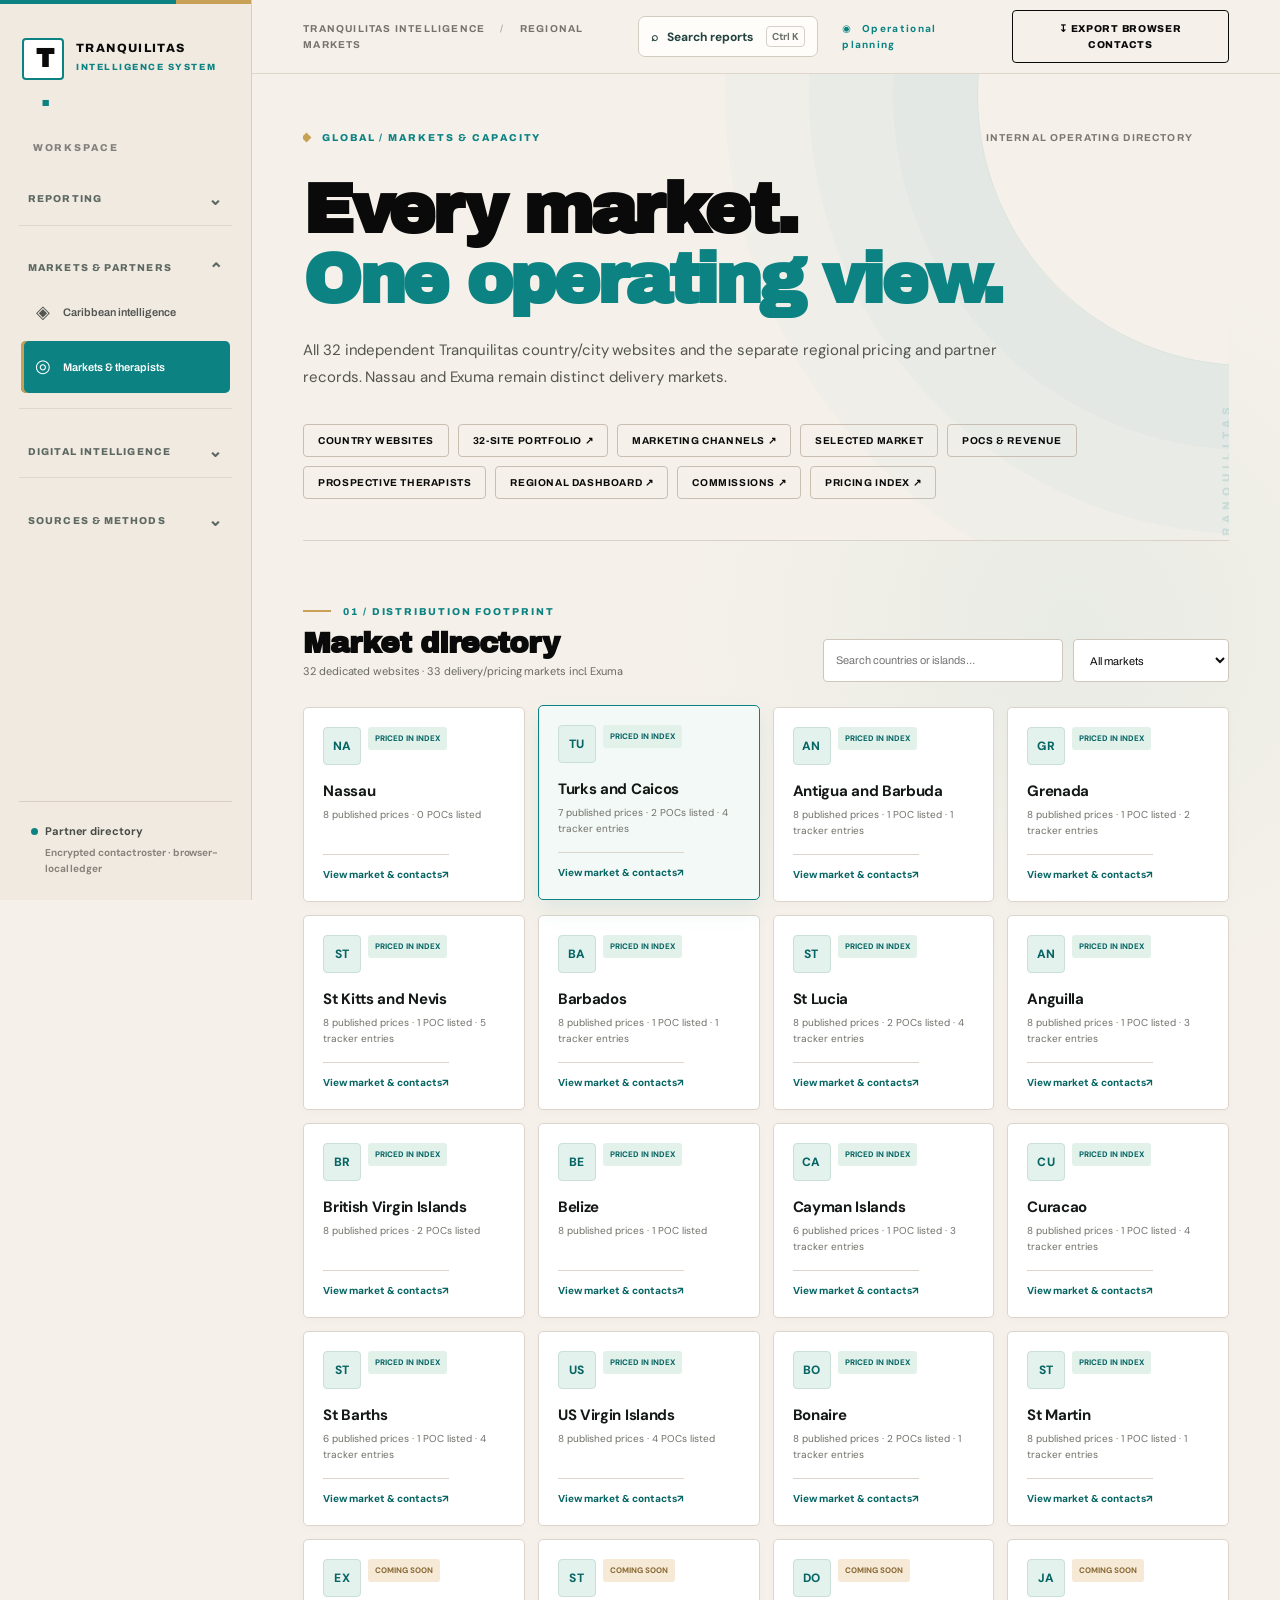
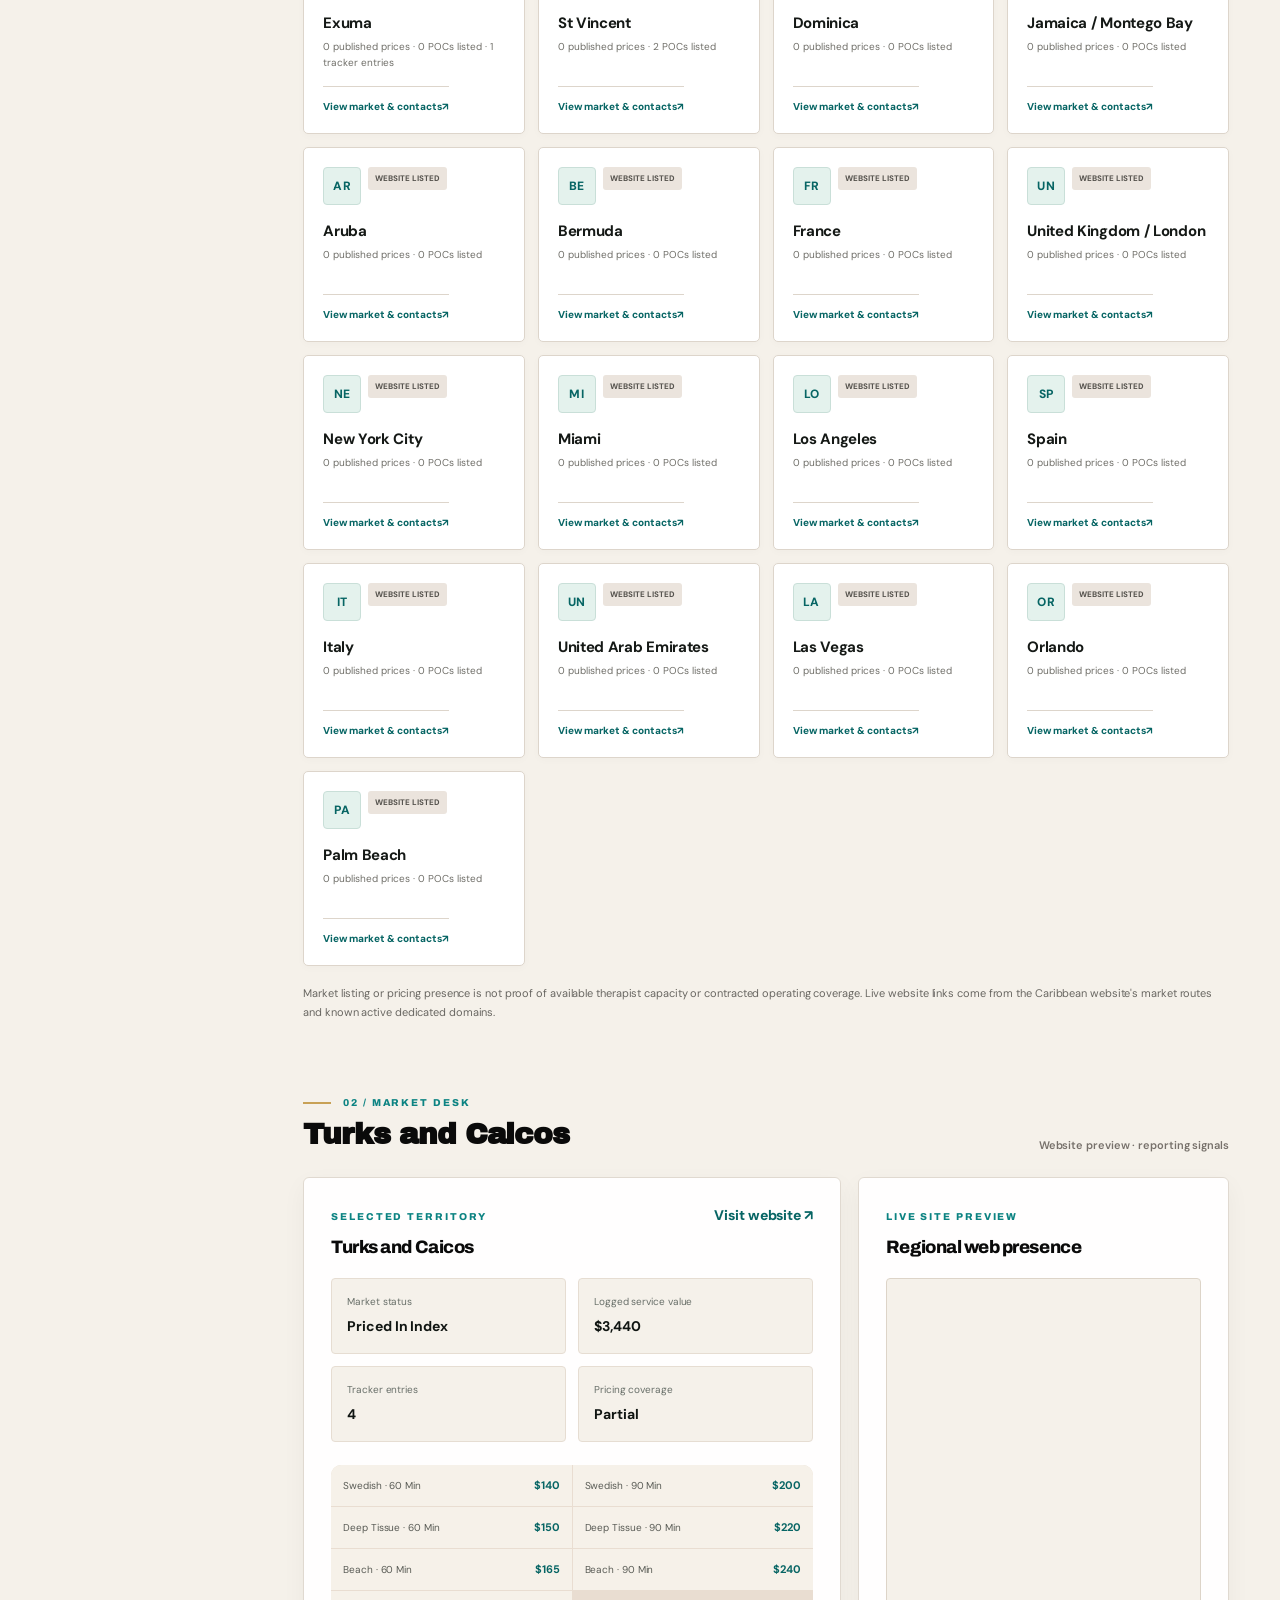
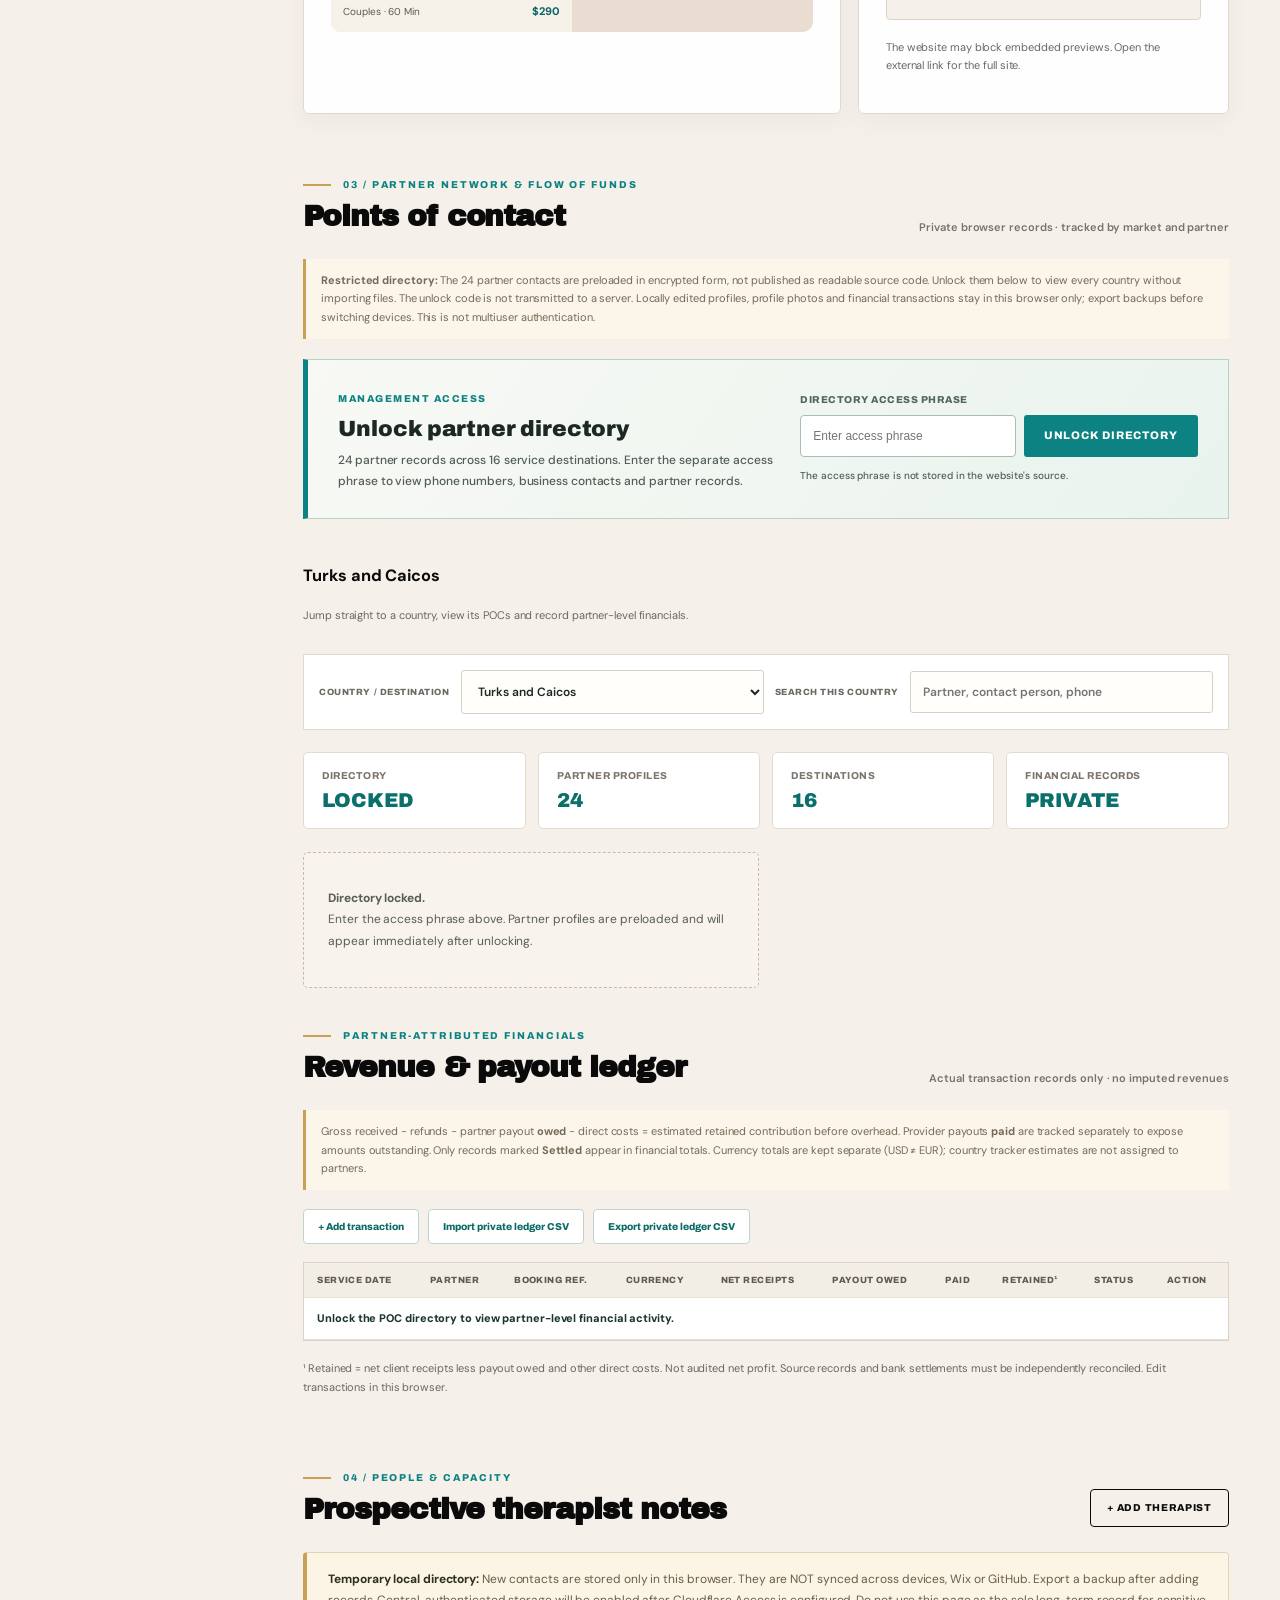
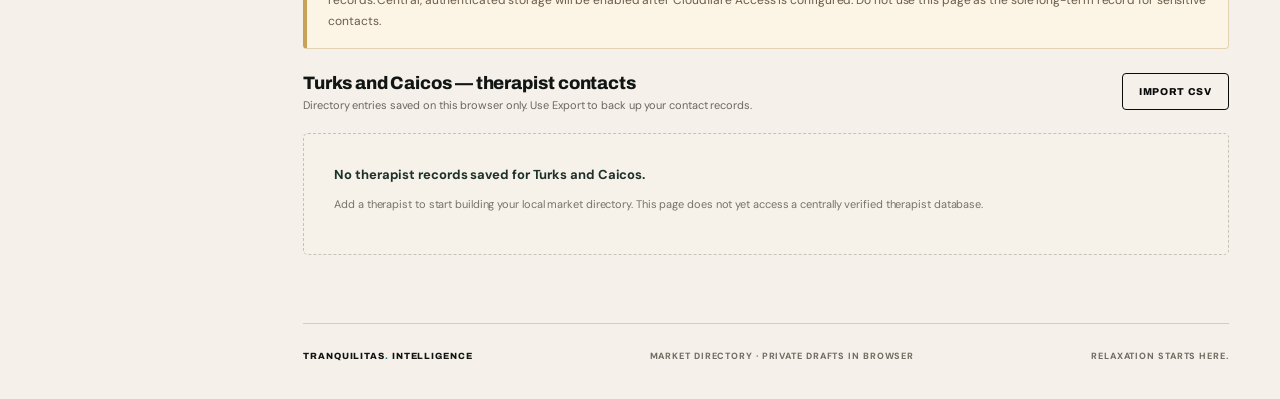
<file: markets.html>
<!doctype html><html lang="en"><head><meta charset="UTF-8"><meta name="viewport" content="width=device-width, initial-scale=1"><meta name="robots" content="noindex,nofollow"><meta name="theme-color" content="#07151e"><title>Global Markets & Therapist Directory | Tranquilitas</title><link rel="preconnect" href="https://fonts.googleapis.com"><link rel="preconnect" href="https://fonts.gstatic.com" crossorigin><link href="https://fonts.googleapis.com/css2?family=Archivo+Black&family=Archivo:wght@400;500;600;700;800;900&family=DM+Sans:wght@400;500;600;700&display=swap" rel="stylesheet"><link rel="stylesheet" href="assets/styles.css"><link rel="stylesheet" href="assets/region.css"><link rel="stylesheet" href="assets/brand.css"><link rel="stylesheet" href="assets/poc.css"><link rel="stylesheet" href="assets/ux-refinement.css"></head>
<body><div class="app"><aside class="sidebar"><a class="brand" href="index.html"><div class="brand-icon">T<span>.</span></div><div><strong>TRANQUILITAS</strong><small>INTELLIGENCE SYSTEM</small></div></a><div class="sidebar-label">WORKSPACE</div><nav class="side-nav"><a class="nav-link" href="index.html"><span class="nav-icon">◫</span> Executive overview</a><a class="nav-link" href="operations.html"><span class="nav-icon">▤</span> Weekly reconciliation</a><a class="nav-link" href="caribbean.html"><span class="nav-icon">◈</span> Caribbean intelligence</a><a class="nav-link active" href="markets.html"><span class="nav-icon">◎</span> Markets & therapists</a><a class="nav-link" href="portfolio.html"><span class="nav-icon">▦</span> Website portfolio</a><a class="nav-link" href="channels.html"><span class="nav-icon">⌁</span> Digital funnels & channels</a><a class="nav-link" href="index.html#services"><span class="nav-icon">▦</span> Bahamas services</a><a class="nav-link" href="index.html#methodology"><span class="nav-icon">≡</span> Sources & governance</a></nav><div class="sidebar-bottom"><span class="status-dot"></span><span>Partner directory</span><small>Encrypted contact roster · browser-local ledger</small></div></aside>
<main class="content"><div class="topbar"><div class="breadcrumb">TRANQUILITAS INTELLIGENCE <span>/</span> REGIONAL MARKETS</div><div class="top-actions"><span class="private-label">◉ &nbsp; Operational planning</span><button class="button-outline" id="downloadContacts" type="button">↧ Export browser contacts</button></div></div><div class="main-inner"><header class="hero"><div class="hero-top"><span class="eyebrow"><span class="tiny-diamond"></span> GLOBAL / MARKETS & CAPACITY</span><span class="vintage">INTERNAL OPERATING DIRECTORY</span></div><h1>Every market.<br><em>One operating view.</em></h1><p>All 32 independent Tranquilitas country/city websites and the separate regional pricing and partner records. Nassau and Exuma remain distinct delivery markets.</p><div class="region-subnav"><a href="#market-list">Country websites</a><a href="portfolio.html">32-site portfolio ↗</a><a href="channels.html">Marketing channels ↗</a><a href="#market-detail">Selected market</a><a href="#poc">POCs & revenue</a><a href="#directory">Prospective therapists</a><a href="caribbean.html">Regional dashboard ↗</a><a href="operations.html">Commissions ↗</a><a href="https://index.massagebahamas.com/" target="_blank" rel="noopener noreferrer">Pricing index ↗</a></div></header>
<div id="marketLoading" class="loading">Loading country directory…</div><div id="marketDashboard" hidden>
<section class="section" id="market-list"><div class="section-head"><div><span class="section-index">01 / DISTRIBUTION FOOTPRINT</span><h2>Market directory</h2><span id="marketCount" class="micro-note">Loading full market registry…</span></div><div class="market-filters"><input id="marketSearch" type="search" placeholder="Search countries or islands…" aria-label="Search markets"><select id="marketStatus"><option value="all">All markets</option><option value="active">Priced in index</option><option value="coming_soon">Coming soon</option><option value="website_only">Website listing only</option></select></div></div><div id="marketCards" class="market-cards"></div><p class="micro-note">Market listing or pricing presence is not proof of available therapist capacity or contracted operating coverage. Live website links come from the Caribbean website's market routes and known active dedicated domains.</p></section>
<section class="section" id="market-detail"><div class="section-head"><div><span class="section-index">02 / MARKET DESK</span><h2 id="selectedMarketHeading">Market overview</h2></div><span class="subtle">Website preview · reporting signals</span></div><div class="two-col"><article class="panel"><div class="panel-head"><div><span class="panel-label">SELECTED TERRITORY</span><h3 id="detailMarketName"></h3></div><a class="region-link" id="detailMarketLink" href="#" target="_blank" rel="noopener noreferrer">Visit website ↗</a></div><div id="detailStats" class="detail-stat-grid"></div><div id="detailPrices" class="detail-price-grid"></div></article><article class="panel"><div class="panel-head"><div><span class="panel-label">LIVE SITE PREVIEW</span><h3>Regional web presence</h3></div></div><div class="site-preview"><iframe id="sitePreview" title="Market website preview" loading="lazy" referrerpolicy="no-referrer"></iframe></div><p class="micro-note">The website may block embedded previews. Open the external link for the full site.</p></article></div></section>

<section class="section" id="poc"><div class="section-head"><div><span class="section-index">03 / PARTNER NETWORK & FLOW OF FUNDS</span><h2>Points of contact</h2></div><span class="subtle">Private browser records · tracked by market and partner</span></div>
<div class="poc-warning"><strong>Restricted directory:</strong> The 24 partner contacts are preloaded in encrypted form, not published as readable source code. Unlock them below to view every country without importing files. The unlock code is not transmitted to a server. Locally edited profiles, profile photos and financial transactions stay in this browser only; export backups before switching devices. This is not multiuser authentication.</div>
<div id="pocLockedPanel" class="poc-lock"><div><span class="poc-lock-kicker">MANAGEMENT ACCESS</span><h3>Unlock partner directory</h3><p>24 partner records across 16 service destinations. Enter the separate access phrase to view phone numbers, business contacts and partner records.</p></div><form id="pocUnlockForm" class="poc-lock-form"><label for="pocPassphrase">Directory access phrase</label><div><input id="pocPassphrase" type="password" required autocomplete="off" placeholder="Enter access phrase" spellcheck="false"><button class="save-button" type="submit">Unlock directory</button></div><p id="pocUnlockStatus" role="status" aria-live="polite">The access phrase is not stored in the website's source.</p></form></div>
<div class="poc-toolbar"><div><h3 id="pocMarket">Selected market</h3><p class="micro-note">Jump straight to a country, view its POCs and record partner-level financials.</p></div><div class="poc-actions" id="pocLoadedActions" hidden><button id="pocImportButton" type="button">Update contacts from CSV</button><button id="pocExportButton" type="button">Export contact backup</button><button id="pocLockButton" type="button">Lock directory</button></div></div>
<div class="poc-selector"><label for="pocCountryPicker">COUNTRY / DESTINATION</label><select id="pocCountryPicker"><option value="nassau">Nassau (no regional partners)</option><option value="exuma">Exuma (no contacts listed)</option><option value="aruba">Aruba (no contacts listed)</option><option value="dominica">Dominica (no contacts listed)</option><option value="jamaica_montego_bay">Jamaica (no contacts listed)</option><option value="turks_caicos">Turks and Caicos</option><option value="antigua_barbuda">Antigua and Barbuda</option><option value="grenada">Grenada</option><option value="st_kitts_nevis">St Kitts and Nevis</option><option value="barbados">Barbados</option><option value="st_lucia">St Lucia</option><option value="anguilla">Anguilla</option><option value="british_virgin_islands">British Virgin Islands</option><option value="belize">Belize</option><option value="cayman_islands">Cayman Islands</option><option value="curacao">Curaçao</option><option value="st_barths">St Barths</option><option value="us_virgin_islands">US Virgin Islands</option><option value="bonaire">Bonaire</option><option value="st_martin">St Martin</option><option value="st_vincent">St Vincent & Grenadines</option></select><label for="pocSearch">SEARCH THIS COUNTRY</label><input id="pocSearch" type="search" autocomplete="off" placeholder="Partner, contact person, phone"></div>
<input id="pocImportFile" type="file" accept=".csv,text/csv" hidden><input id="pocPhotoInput" type="file" accept="image/*" hidden>
<div class="poc-summary" id="pocCounts"></div><div class="poc-grid" id="pocList"></div>
<div class="poc-contact-edit" id="pocContactEditWrap" hidden><h3>Edit partner profile</h3><p class="micro-note">Changes are saved privately in this browser. Country and partner IDs remain fixed.</p><form id="pocContactEdit" class="poc-form-grid">
<label class="wide">Business / provider name<input name="name" maxlength="100" required></label>
<label>Contact person<input name="contactPerson" maxlength="100"></label>
<label>WhatsApp / phone<input name="phone" type="tel" maxlength="40"></label>
<label>Email<input name="email" type="email" maxlength="150"></label>
<label>Coverage / island<input name="city" maxlength="100"></label>
<label>Commission method<input name="paymentMethod" maxlength="80"></label>
<label>Status<select name="status"><option>Listed — verify</option><option>Active / verified</option><option>Pending confirmation</option><option>Inactive</option></select></label>
<label class="full">Operational notes<textarea name="notes" rows="3" maxlength="1000"></textarea></label>
<div class="full poc-actions"><button class="save-button" type="submit">Save profile</button><button id="pocCancelEdit" type="button">Cancel</button></div>
</form></div>
<div class="section-head" style="margin-top:42px"><div><span class="section-index">PARTNER-ATTRIBUTED FINANCIALS</span><h2>Revenue & payout ledger</h2></div><span class="subtle">Actual transaction records only · no imputed revenues</span></div>
<div class="poc-warning">Gross received − refunds − partner payout <strong>owed</strong> − direct costs = estimated retained contribution before overhead. Provider payouts <strong>paid</strong> are tracked separately to expose amounts outstanding. Only records marked <strong>Settled</strong> appear in financial totals. Currency totals are kept separate (USD ≠ EUR); country tracker estimates are not assigned to partners.</div>
<div class="ledger-toolbar"><div class="poc-actions"><button id="pocAddTransaction" type="button">+ Add transaction</button><button id="pocImportLedger" type="button">Import private ledger CSV</button><button id="pocExportLedger" type="button">Export private ledger CSV</button></div></div>
<input id="pocLedgerInput" type="file" accept=".csv,text/csv" hidden>
<div id="pocLedgerFormWrap" hidden><form id="pocLedgerForm" class="poc-form-grid">
<input name="marketId" type="hidden">
<label>Provider<select name="partnerId" required></select></label><label>Service date<input name="serviceDate" type="date" required></label><label>Booking / invoice reference (no guest names)<input name="bookingRef" maxlength="100" placeholder="Order reference"></label>
<label>Currency<select name="currency"><option value="USD">USD</option><option value="EUR">EUR</option><option value="BSD">BSD</option><option value="XCD">XCD</option><option value="ANG">ANG</option></select></label>
<label>Gross client receipts<input name="gross" type="number" min="0" step="0.01" value="0" required></label>
<label>Refunds issued<input name="refund" type="number" min="0" step="0.01" value="0" required></label>
<label>Provider payout owed<input name="providerDue" type="number" min="0" step="0.01" value="0" required></label>
<label>Provider payout paid<input name="providerPaid" type="number" min="0" step="0.01" value="0" required></label>
<label>Other direct costs<input name="costs" type="number" min="0" step="0.01" value="0" required></label>
<label>Evidence status<select name="status"><option value="Needs review">Needs review</option><option value="Settled">Settled / reconciled</option></select></label>
<div class="full poc-actions"><button class="save-button" type="submit">Save transaction locally</button><button id="pocCancelTransaction" type="button">Cancel</button></div>
</form></div>
<div class="poc-ledger-wrap"><table class="poc-ledger"><thead><tr><th>Service date</th><th>Partner</th><th>Booking ref.</th><th>Currency</th><th>Net receipts</th><th>Payout owed</th><th>Paid</th><th>Retained¹</th><th>Status</th><th>Action</th></tr></thead><tbody id="pocLedgerRows"></tbody></table></div>
<p class="micro-note">¹ Retained = net client receipts less payout owed and other direct costs. Not audited net profit. Source records and bank settlements must be independently reconciled. Edit transactions in this browser.</p>
</section>
<section class="section" id="directory"><div class="section-head"><div><span class="section-index">04 / PEOPLE & CAPACITY</span><h2>Prospective therapist notes</h2></div><button class="button-outline add-button" type="button" id="addTherapist">+ Add therapist</button></div><div class="region-warning"><strong>Temporary local directory:</strong> New contacts are stored only in this browser. They are NOT synced across devices, Wix or GitHub. Export a backup after adding records. Central, authenticated storage will be enabled after Cloudflare Access is configured. Do not use this page as the sole long-term record for sensitive contacts.</div><div class="directory-toolbar"><div><h3 id="directoryMarketTitle">Therapists</h3><p class="micro-note" id="directorySubtext"></p></div><button type="button" class="button-outline" id="importContacts">Import CSV</button><input type="file" id="importFile" accept=".csv,text/csv" hidden></div><div id="therapistList" class="therapist-list"></div><div id="therapistFormWrap" class="form-panel" hidden><div class="form-head"><h3 id="formTitle">Add therapist</h3><button type="button" class="close-form" id="cancelTherapist" aria-label="Close form">×</button></div><form id="therapistForm"><div class="form-grid"><label>Name <input name="name" required maxlength="100" autocomplete="off" placeholder="Therapist or provider name"></label><label>Territory <select name="marketId" id="therapistMarketId"></select></label><label>City / coverage <input name="city" maxlength="90" autocomplete="off" placeholder="City, island or district"></label><label>Mobile / WhatsApp <input name="phone" type="tel" maxlength="35" autocomplete="off" placeholder="+1 ..."></label><label>Email <input name="email" type="email" maxlength="150" autocomplete="off" placeholder="name@example.com"></label><label>Relationship <select name="status"><option value="Lead">Lead / prospective</option><option value="Contacted">Contacted</option><option value="Vetted">Vetted</option><option value="Active">Active provider</option><option value="Inactive">Inactive</option></select></label><label class="wide">Capabilities / notes <textarea name="notes" rows="3" maxlength="1000" placeholder="Service specialties, availability, equipment, vetting notes"></textarea></label></div><div class="form-controls"><button class="save-button" type="submit">Save to this browser</button><span class="micro-note">No record will be sent to a public server.</span></div></form></div></section>
<footer class="footer"><div class="brand-mini">TRANQUILITAS<span>.</span> INTELLIGENCE</div><div>MARKET DIRECTORY · PRIVATE DRAFTS IN BROWSER</div><div>RELAXATION STARTS HERE.</div></footer></div></main></div><script src="assets/markets.js" defer></script><script src="assets/poc.js" defer></script><script src="assets/ux-refinement.js" defer></script></body></html>
</file>
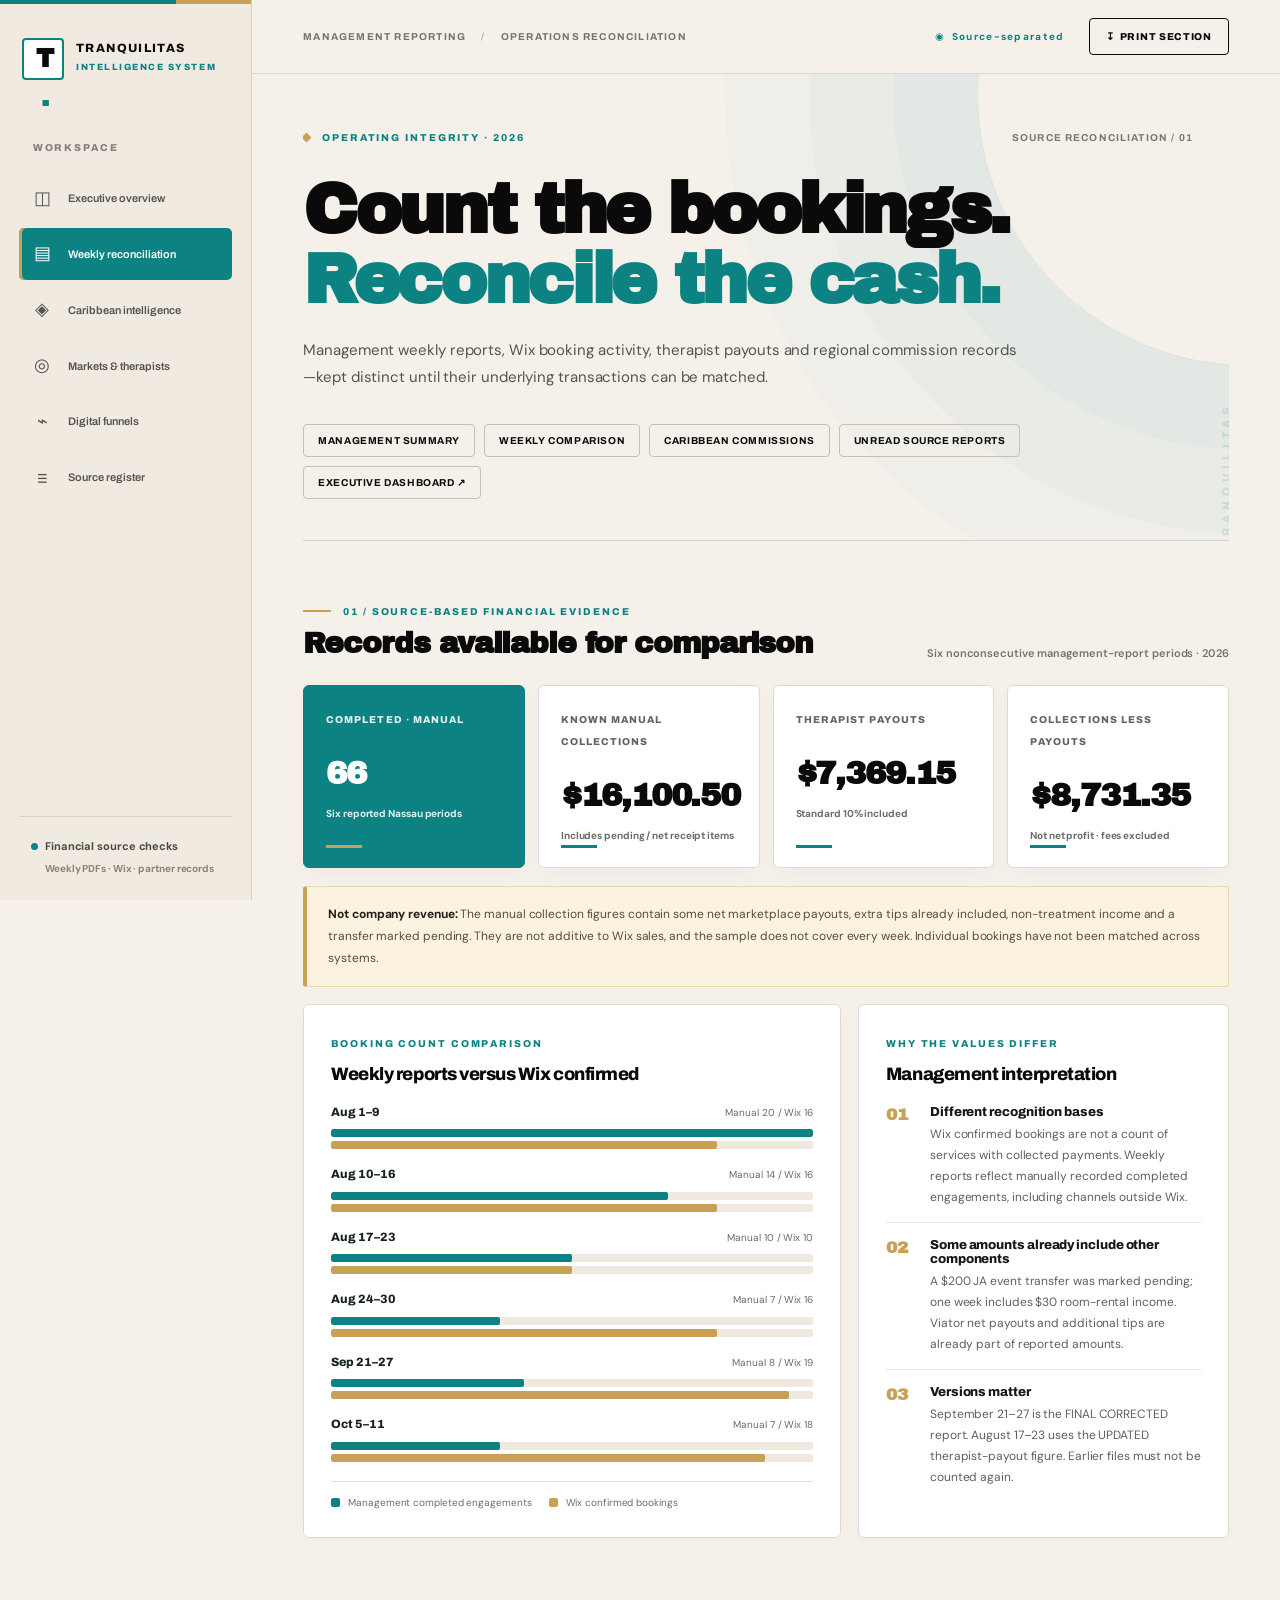
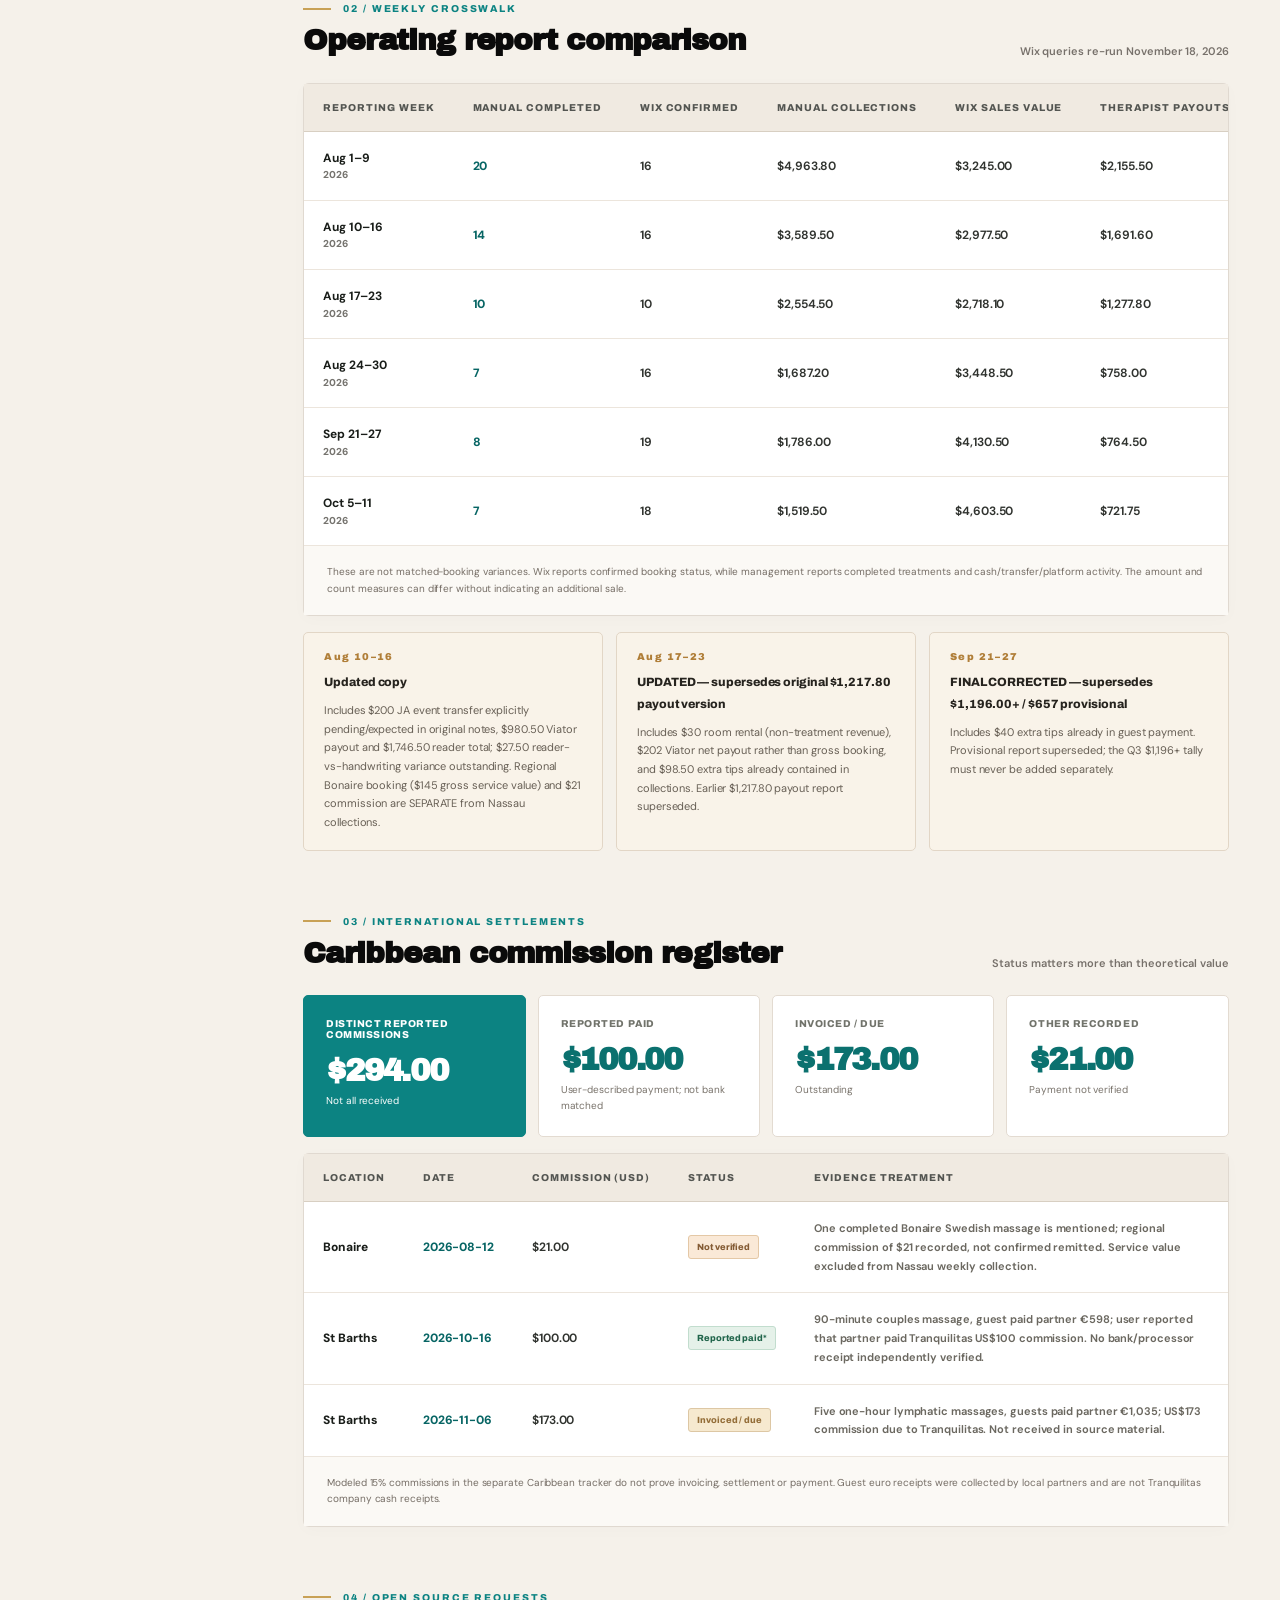
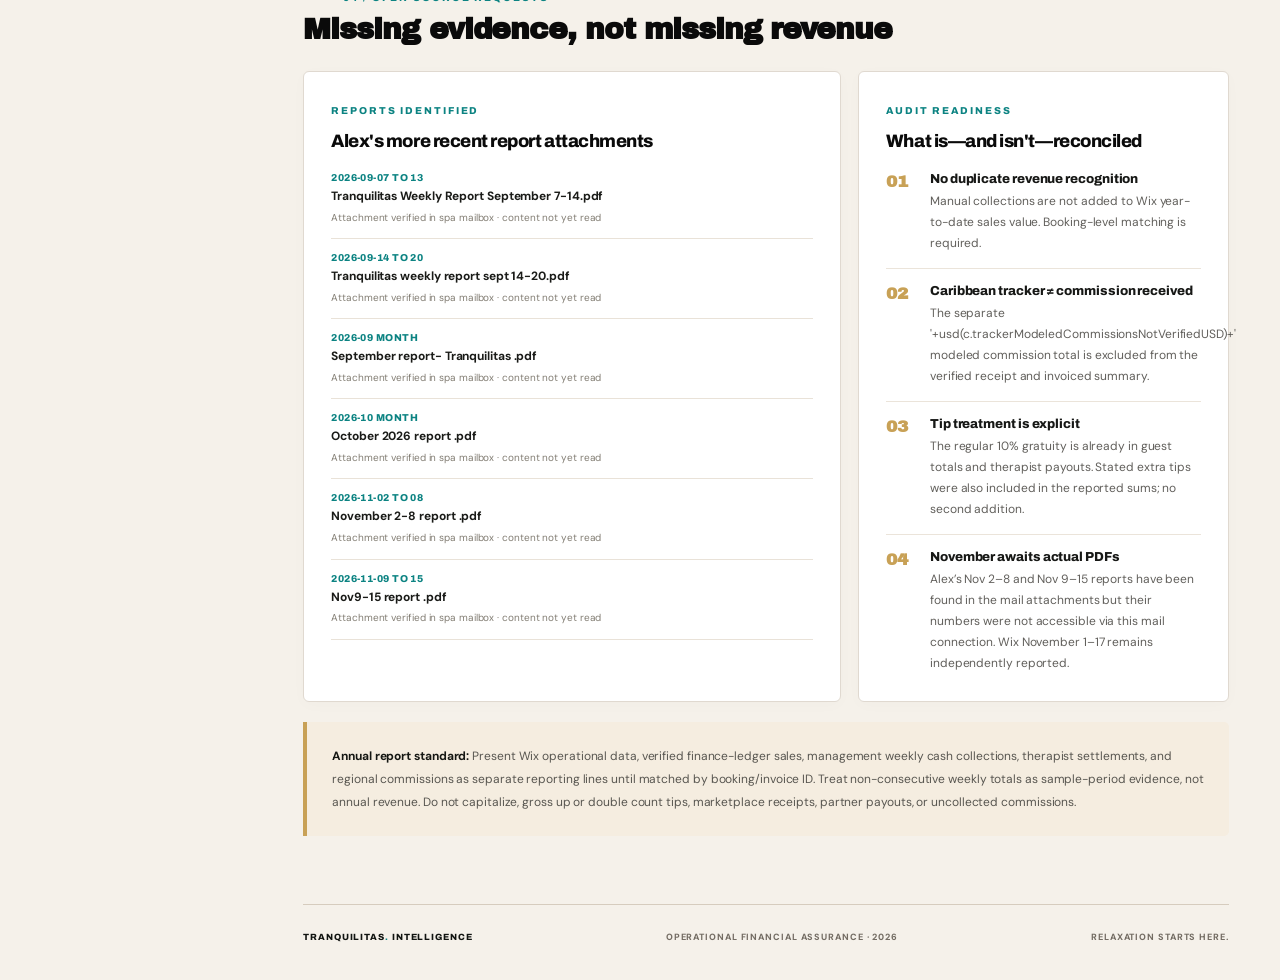
<file: operations.html>
<!doctype html>
<html lang="en"><head><meta charset="utf-8"/><meta name="viewport" content="width=device-width,initial-scale=1"/><meta name="robots" content="noindex,nofollow,noarchive"/><meta name="theme-color" content="#F5F1EA"/><meta name="description" content="Tranquilitas internal weekly operations and Caribbean commission reconciliation dashboard."/><title>Weekly Reconciliation | Tranquilitas Intelligence</title><link rel="preconnect" href="https://fonts.googleapis.com"/><link rel="preconnect" href="https://fonts.gstatic.com" crossorigin/><link href="https://fonts.googleapis.com/css2?family=Archivo+Black&family=Archivo:wght@400;500;600;700;800;900&family=DM+Sans:wght@400;500;600;700&display=swap" rel="stylesheet"/><link rel="stylesheet" href="assets/styles.css"/><link rel="stylesheet" href="assets/region.css"/><link rel="stylesheet" href="assets/brand.css"/><link rel="stylesheet" href="assets/operations.css"/></head>
<body><div class="app"><aside class="sidebar"><a class="brand" href="index.html"><div class="brand-icon">T<span>.</span></div><div><strong>TRANQUILITAS</strong><small>INTELLIGENCE SYSTEM</small></div></a><div class="sidebar-label">WORKSPACE</div><nav class="side-nav"><a class="nav-link" href="index.html"><span class="nav-icon">◫</span> Executive overview</a><a class="nav-link active" href="operations.html"><span class="nav-icon">▤</span> Weekly reconciliation</a><a class="nav-link" href="caribbean.html"><span class="nav-icon">◈</span> Caribbean intelligence</a><a class="nav-link" href="markets.html"><span class="nav-icon">◎</span> Markets & therapists</a><a class="nav-link" href="channels.html"><span class="nav-icon">⌁</span> Digital funnels</a><a class="nav-link" href="index.html#methodology"><span class="nav-icon">≡</span> Source register</a></nav><div class="sidebar-bottom"><span class="status-dot"></span><span>Financial source checks</span><small>Weekly PDFs · Wix · partner records</small></div></aside>
<main class="content"><div class="topbar"><div class="breadcrumb">MANAGEMENT REPORTING <span>/</span> OPERATIONS RECONCILIATION</div><div class="top-actions"><span class="private-label">◉ &nbsp;Source-separated</span><button type="button" class="button-outline" id="printReport">↧ &nbsp;Print section</button></div></div>
<div class="main-inner"><header class="hero"><div class="hero-top"><span class="eyebrow"><span class="tiny-diamond"></span> OPERATING INTEGRITY · 2026</span><span class="vintage">SOURCE RECONCILIATION / 01</span></div><h1>Count the bookings.<br/><em>Reconcile the cash.</em></h1><p>Management weekly reports, Wix booking activity, therapist payouts and regional commission records—kept distinct until their underlying transactions can be matched.</p><div class="region-subnav"><a href="#summary">Management summary</a><a href="#weekly">Weekly comparison</a><a href="#commission">Caribbean commissions</a><a href="#source-gaps">Unread source reports</a><a href="index.html">Executive dashboard ↗</a></div></header>
<div id="opsLoading" class="loading">Reading weekly source controls…</div><div id="opsDashboard" hidden>
<section class="section" id="summary"><div class="section-head"><div><span class="section-index">01 / SOURCE-BASED FINANCIAL EVIDENCE</span><h2>Records available for comparison</h2></div><span class="subtle">Six nonconsecutive management-report periods · 2026</span></div><div class="kpi-grid" id="opsKpis"></div><div class="ops-warning"><strong>Not company revenue:</strong> The manual collection figures contain some net marketplace payouts, extra tips already included, non-treatment income and a transfer marked pending. They are not additive to Wix sales, and the sample does not cover every week. Individual bookings have not been matched across systems.</div>
<div class="two-col chart-row"><article class="panel"><div class="panel-head"><div><span class="panel-label">BOOKING COUNT COMPARISON</span><h3>Weekly reports versus Wix confirmed</h3></div></div><div id="comparisonBars" class="comparison-bars"></div><div class="ops-key"><i class="marker manual"></i> Management completed engagements <i class="marker wix"></i> Wix confirmed bookings</div></article><article class="panel"><div class="panel-head"><div><span class="panel-label">WHY THE VALUES DIFFER</span><h3>Management interpretation</h3></div></div><div id="opsInsights" class="insights"></div></article></div></section>
<section class="section" id="weekly"><div class="section-head"><div><span class="section-index">02 / WEEKLY CROSSWALK</span><h2>Operating report comparison</h2></div><span class="subtle">Wix queries re-run November 18, 2026</span></div><article class="panel table-panel"><div class="table-scroll"><table><thead><tr><th>Reporting week</th><th>Manual completed</th><th>Wix confirmed</th><th>Manual collections</th><th>Wix sales value</th><th>Therapist payouts</th><th>Reconciliation</th></tr></thead><tbody id="weeklyTable"></tbody></table></div><div class="table-footnote">These are not matched-booking variances. Wix reports confirmed booking status, while management reports completed treatments and cash/transfer/platform activity. The amount and count measures can differ without indicating an additional sale.</div></article><div id="weekFlags" class="ops-flags"></div></section>
<section class="section" id="commission"><div class="section-head"><div><span class="section-index">03 / INTERNATIONAL SETTLEMENTS</span><h2>Caribbean commission register</h2></div><span class="subtle">Status matters more than theoretical value</span></div><div class="commission-grid" id="commissionKpis"></div><article class="panel table-panel"><div class="table-scroll"><table><thead><tr><th>Location</th><th>Date</th><th>Commission (USD)</th><th>Status</th><th>Evidence treatment</th></tr></thead><tbody id="commissionRows"></tbody></table></div><div class="table-footnote">Modeled 15% commissions in the separate Caribbean tracker do not prove invoicing, settlement or payment. Guest euro receipts were collected by local partners and are not Tranquilitas company cash receipts.</div></article></section>
<section class="section" id="source-gaps"><div class="section-head"><div><span class="section-index">04 / OPEN SOURCE REQUESTS</span><h2>Missing evidence, not missing revenue</h2></div></div><div class="two-col"><article class="panel"><div class="panel-head"><div><span class="panel-label">REPORTS IDENTIFIED</span><h3>Alex's more recent report attachments</h3></div></div><div id="pendingReports" class="pending-reports"></div></article><article class="panel"><div class="panel-head"><div><span class="panel-label">AUDIT READINESS</span><h3>What is—and isn't—reconciled</h3></div></div><div id="auditRules" class="insights"></div></article></div>
<article class="methodology-note"><strong>Annual report standard:</strong> Present Wix operational data, verified finance-ledger sales, management weekly cash collections, therapist settlements, and regional commissions as separate reporting lines until matched by booking/invoice ID. Treat non-consecutive weekly totals as sample-period evidence, not annual revenue. Do not capitalize, gross up or double count tips, marketplace receipts, partner payouts, or uncollected commissions.</article></section>
<footer class="footer"><div class="brand-mini">TRANQUILITAS<span>.</span> INTELLIGENCE</div><div>OPERATIONAL FINANCIAL ASSURANCE · 2026</div><div>RELAXATION STARTS HERE.</div></footer>
</div></div></main></div><script src="assets/operations.js" defer></script></body></html>
</file>
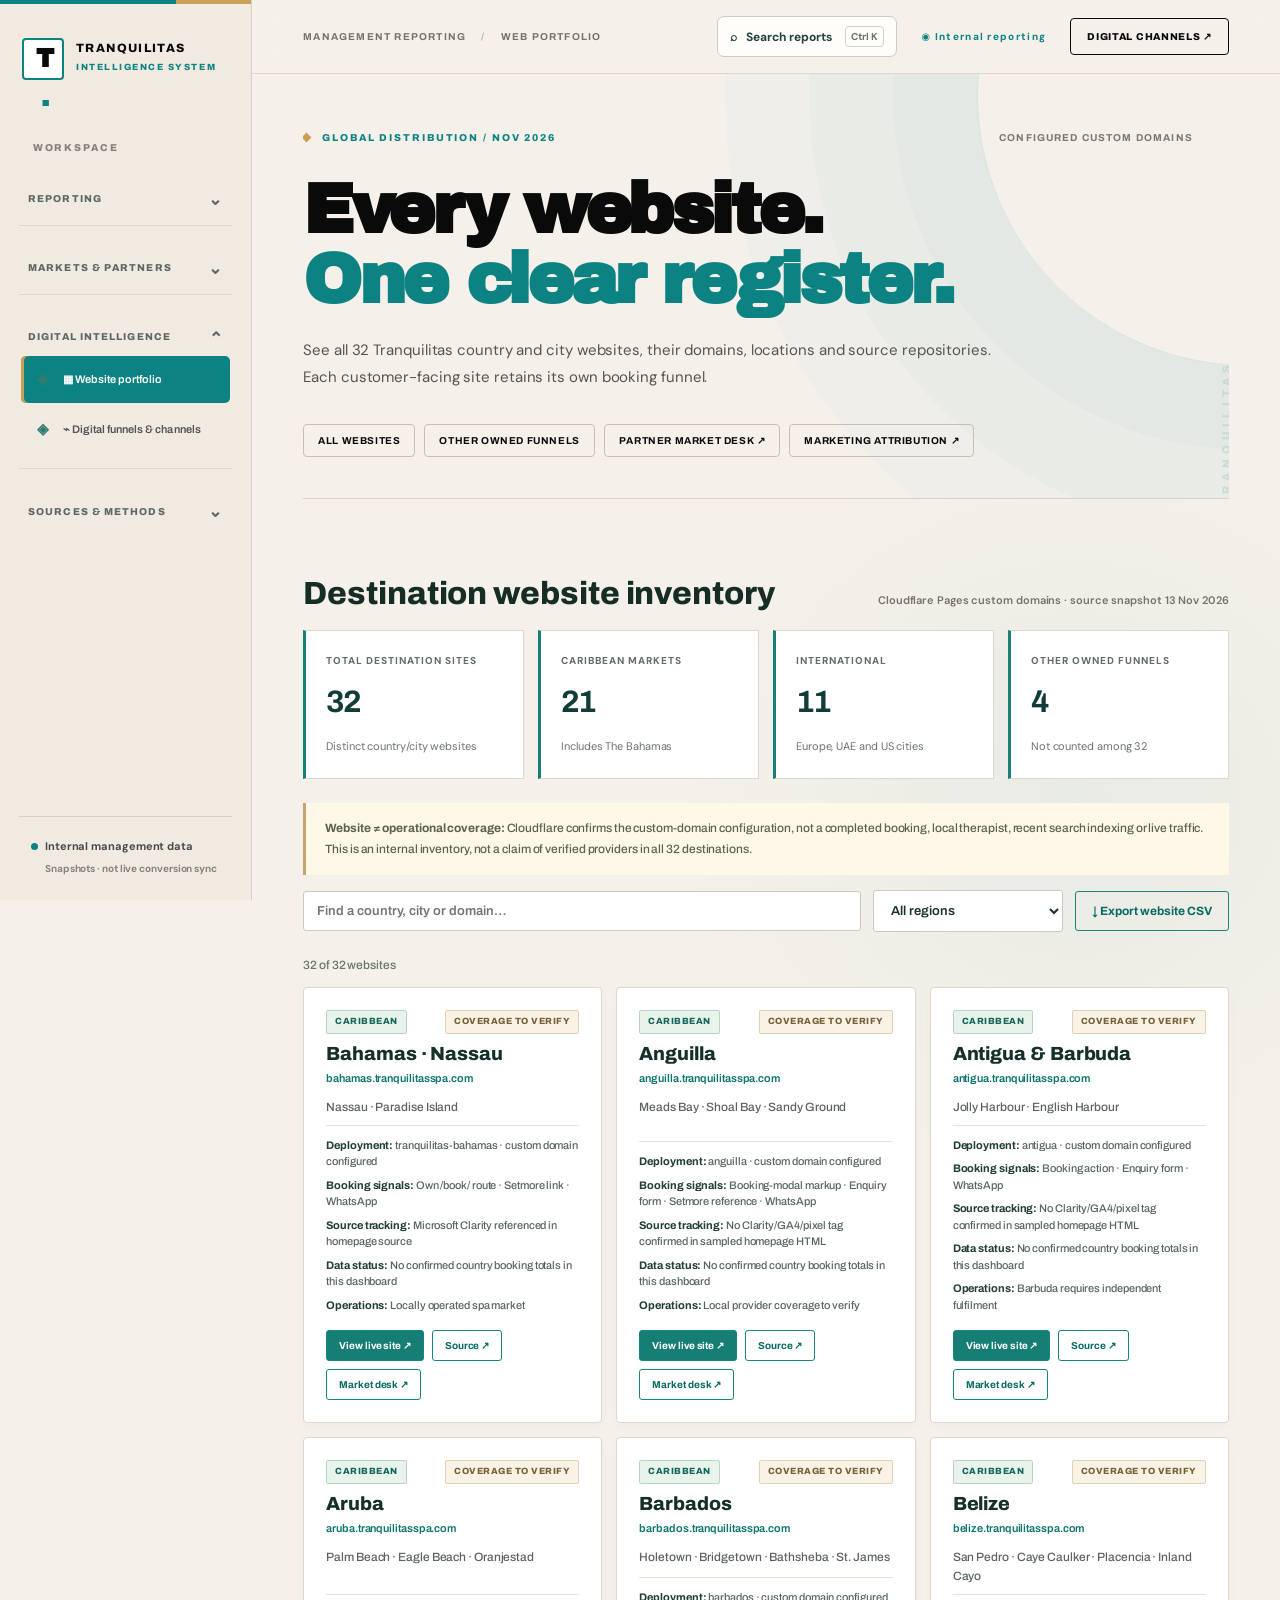
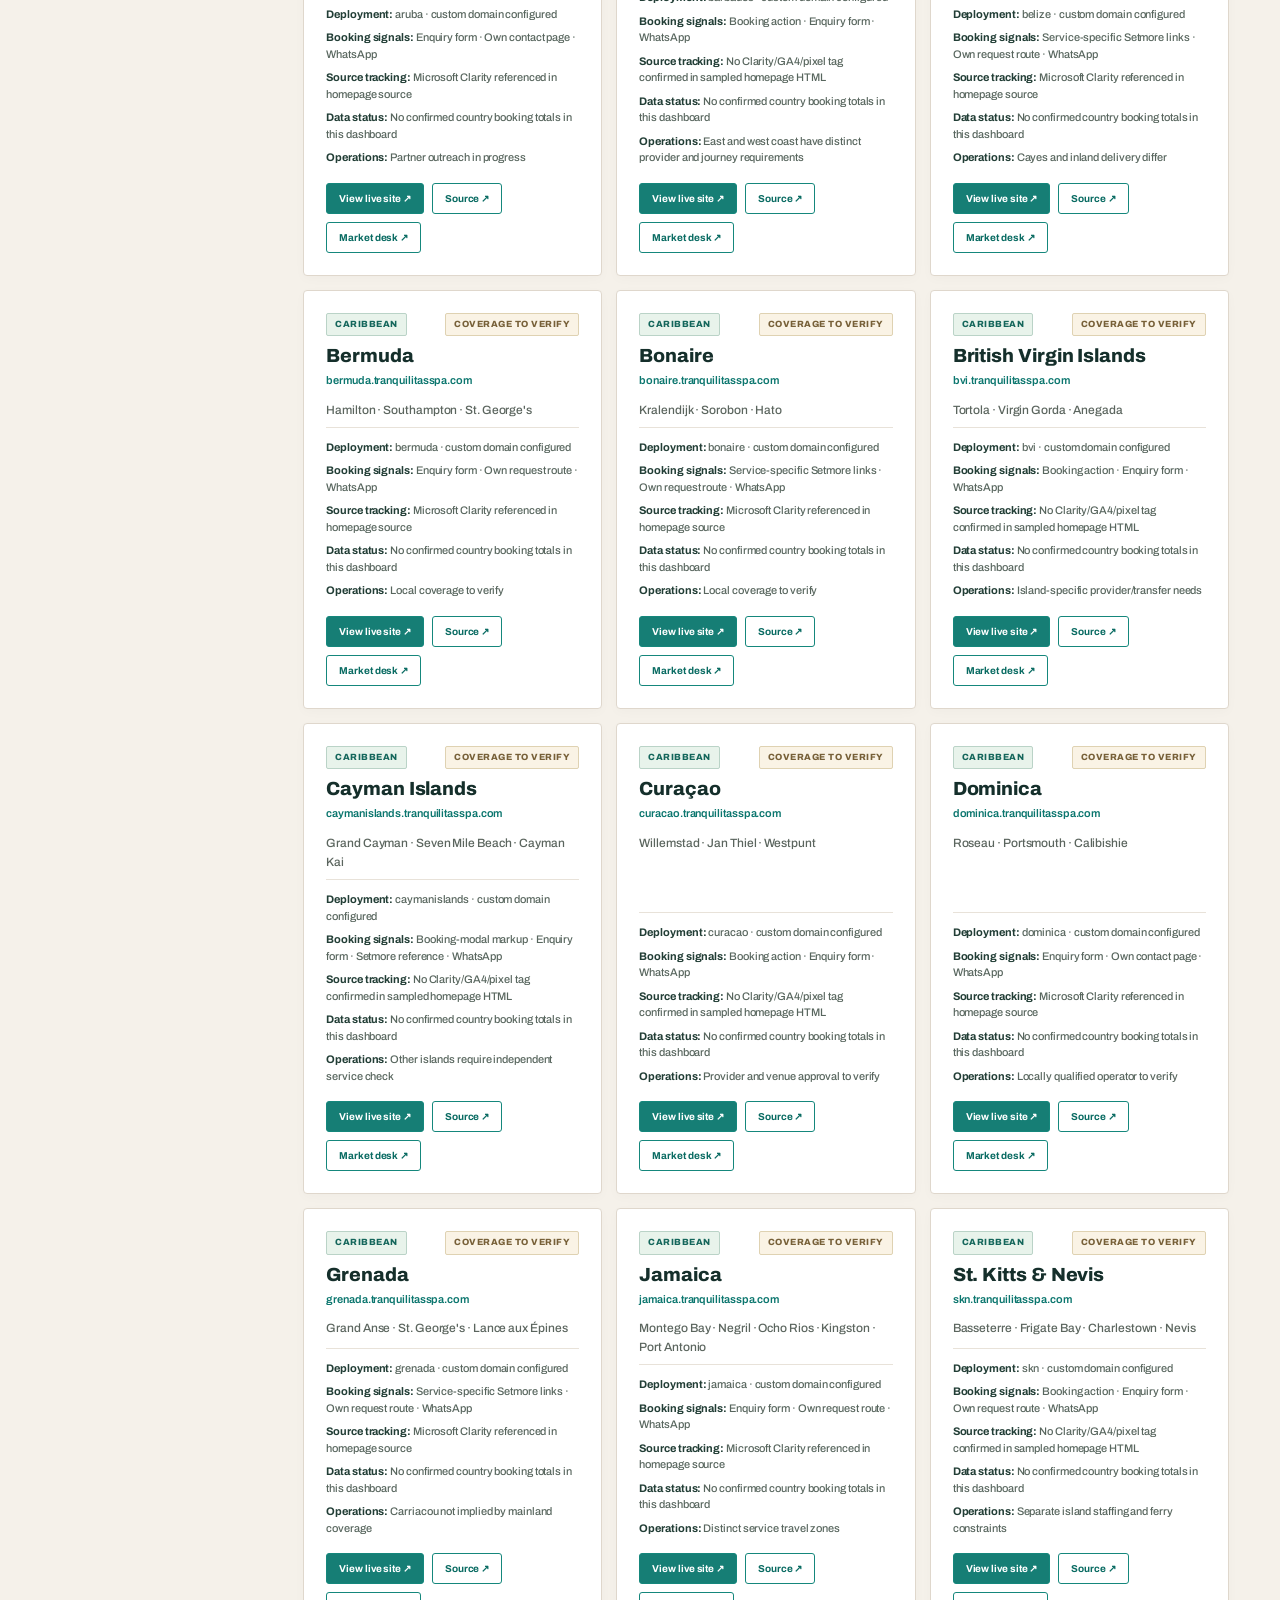
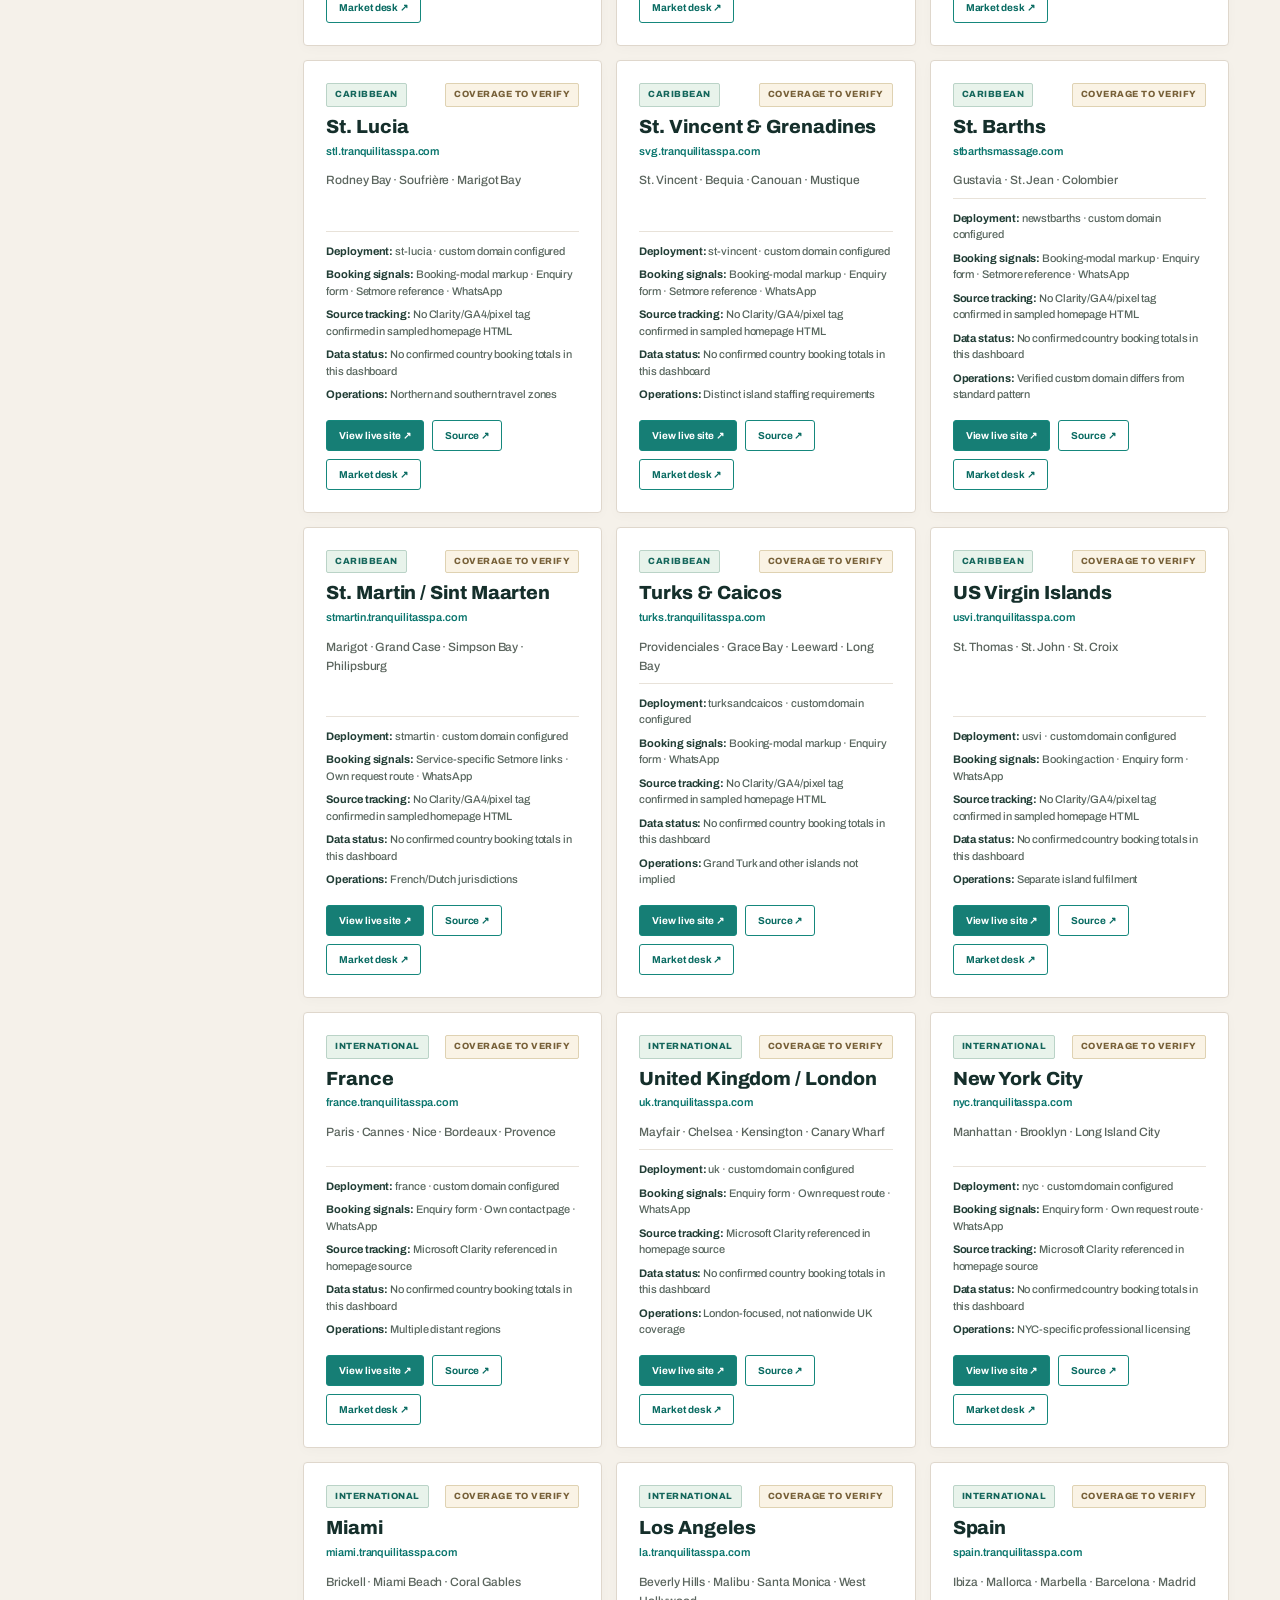
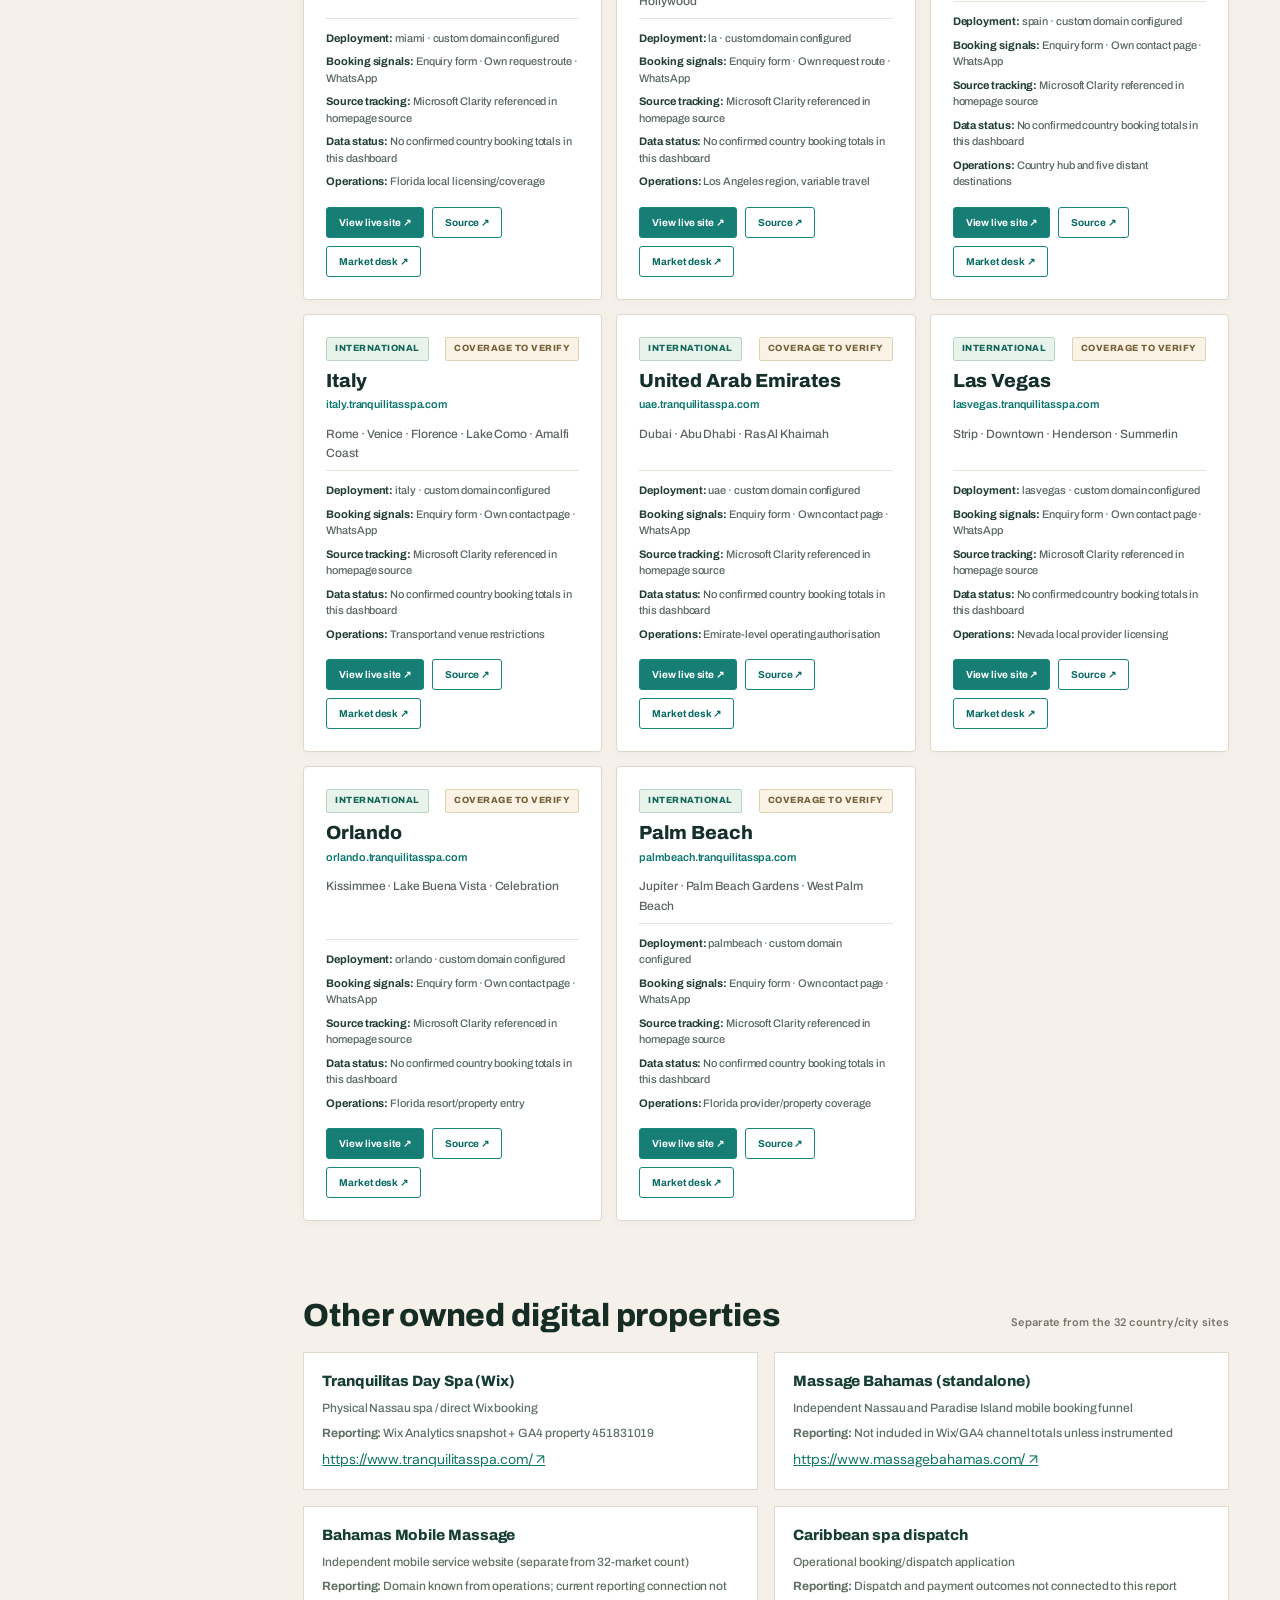
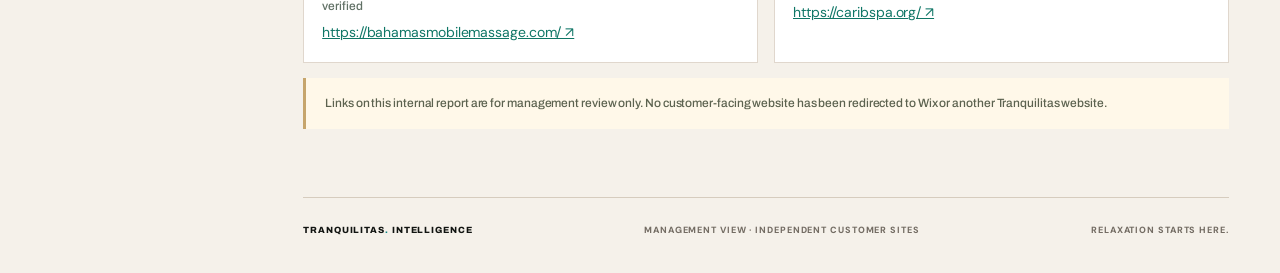
<file: portfolio.html>
<!doctype html><html lang="en"><head><meta charset="utf-8"><meta name="viewport" content="width=device-width,initial-scale=1"><meta name="robots" content="noindex,nofollow,noarchive"><meta name="theme-color" content="#07151e"><title>Website portfolio | Tranquilitas Intelligence</title><meta name="description" content="Private internal Tranquilitas website portfolio and digital reporting register."><link rel="preconnect" href="https://fonts.googleapis.com"><link rel="preconnect" href="https://fonts.gstatic.com" crossorigin><link href="https://fonts.googleapis.com/css2?family=Archivo+Black&family=Archivo:wght@400;500;600;700;800;900&family=DM+Sans:wght@400;500;600;700&display=swap" rel="stylesheet"><link rel="stylesheet" href="assets/styles.css"><link rel="stylesheet" href="assets/region.css"><link rel="stylesheet" href="assets/brand.css"><link rel="stylesheet" href="assets/digital.css"><link rel="stylesheet" href="assets/ux-refinement.css"></head><body><div class="app"><aside class="sidebar"><a class="brand" href="index.html"><div class="brand-icon">T<span>.</span></div><div><strong>TRANQUILITAS</strong><small>INTELLIGENCE SYSTEM</small></div></a><div class="sidebar-label">WORKSPACE</div><nav class="side-nav" aria-label="Report navigation"><a class="nav-link" href="index.html">◫ Executive overview</a><a class="nav-link" href="caribbean.html">◈ Caribbean intelligence</a><a class="nav-link" href="markets.html">◎ Markets &amp; therapists</a><a class="nav-link active" href="portfolio.html">▦ Website portfolio</a><a class="nav-link " href="channels.html">⌁ Digital funnels &amp; channels</a><a class="nav-link" href="index.html#methodology">≡ Source register</a></nav><div class="sidebar-bottom"><span class="status-dot"></span><span>Internal management data</span><small>Snapshots · not live conversion sync</small></div></aside><main class="content"><div class="topbar"><div class="breadcrumb">MANAGEMENT REPORTING <span>/</span> WEB PORTFOLIO</div><div class="top-actions"><span class="private-label">◉ Internal reporting</span><a class="button-outline" href="channels.html">Digital channels ↗</a></div></div><div class="main-inner"><header class="hero"><div class="hero-top"><span class="eyebrow"><span class="tiny-diamond"></span> GLOBAL DISTRIBUTION / NOV 2026</span><span class="vintage">CONFIGURED CUSTOM DOMAINS</span></div><h1>Every website.<br><em>One clear register.</em></h1><p>See all 32 Tranquilitas country and city websites, their domains, locations and source repositories. Each customer-facing site retains its own booking funnel.</p><div class="region-subnav"><a href="#properties">All websites</a><a href="#other-funnels">Other owned funnels</a><a href="markets.html">Partner market desk ↗</a><a href="channels.html">Marketing attribution ↗</a></div></header><div id="websiteLoading" class="loading">Loading website inventory…</div><div id="websiteDashboard" hidden><section class="section" id="properties"><div class="dp-section-label"><h2>Destination website inventory</h2><span class="subtle">Cloudflare Pages custom domains · source snapshot 13 Nov 2026</span></div><div class="dp-kpis"><div class="dp-kpi"><small>Total destination sites</small><strong id="totalWebsites">—</strong><span>Distinct country/city websites</span></div><div class="dp-kpi"><small>Caribbean markets</small><strong id="caribbeanWebsites">—</strong><span>Includes The Bahamas</span></div><div class="dp-kpi"><small>International</small><strong id="internationalWebsites">—</strong><span>Europe, UAE and US cities</span></div><div class="dp-kpi"><small>Other owned funnels</small><strong id="otherWebsiteCount">—</strong><span>Not counted among 32</span></div></div><div class="dp-warning"><strong>Website ≠ operational coverage:</strong> Cloudflare confirms the custom-domain configuration, not a completed booking, local therapist, recent search indexing or live traffic. This is an internal inventory, not a claim of verified providers in all 32 destinations.</div><div class="dp-controls"><input type="search" id="siteSearch" placeholder="Find a country, city or domain…" aria-label="Search destination sites"><select id="siteRegion" aria-label="Filter by region"><option value="all">All regions</option><option value="Caribbean">Caribbean</option><option value="International">International</option></select><button id="siteExport" class="dp-action outline" type="button">↓ Export website CSV</button></div><p id="portfolioCount" class="dp-muted" role="status" aria-live="polite"></p><div class="dp-grid" id="websiteCards"></div></section><section class="section" id="other-funnels"><div class="dp-section-label"><h2>Other owned digital properties</h2><span class="subtle">Separate from the 32 country/city sites</span></div><div class="dp-intel" id="otherProperties"></div><div class="dp-warning">Links on this internal report are for management review only. No customer-facing website has been redirected to Wix or another Tranquilitas website.</div></section><footer class="footer"><div class="brand-mini">TRANQUILITAS<span>.</span> INTELLIGENCE</div><div>MANAGEMENT VIEW · INDEPENDENT CUSTOMER SITES</div><div>RELAXATION STARTS HERE.</div></footer></div></div></main></div><script src="assets/portfolio.js" defer></script><script src="assets/ux-refinement.js" defer></script></body></html>
</file>
<file: assets/styles.css>
:root{--bg:#07151e;--sidebar:#081822;--panel:#0b202b;--panel-2:#102936;--panel-border:#1e3a44;--text:#f1f1e8;--muted:#8ea9b1;--muted2:#62818b;--mint:#91dfc5;--mint-dark:#3b947f;--gold:#e1b77e;--paper:#fff5de;--orange:#e6ab72;--danger:#d88f82;--radius:16px;--font:'Manrope','DM Sans',sans-serif}
*{box-sizing:border-box}html{scroll-behavior:smooth}body{margin:0;background:var(--bg);color:var(--text);font:14px/1.55 var(--font);-webkit-font-smoothing:antialiased}button,select{font:inherit}button{cursor:pointer}a{color:inherit;text-decoration:none}::selection{background:#397566;color:white}
.app{min-height:100vh;display:flex}.sidebar{width:252px;flex-shrink:0;background:var(--sidebar);border-right:1px solid #1a333e;min-height:100vh;position:sticky;top:0;height:100vh;display:flex;flex-direction:column;padding:34px 19px 24px}
.brand{display:flex;align-items:center;gap:12px;margin:0 3px 62px}.brand-icon{width:42px;height:42px;display:grid;place-items:center;border:1px solid #6fb7a6;border-radius:12px;color:var(--paper);font-size:25px;font-weight:800;letter-spacing:-2px}.brand-icon span{color:var(--mint)}.brand strong{display:block;letter-spacing:.115em;font-size:12px}.brand small{color:var(--mint);letter-spacing:.18em;font-size:8px;font-weight:800}.sidebar-label{padding:0 14px;color:#5a7680;letter-spacing:.17em;font-weight:800;font-size:10px;margin-bottom:17px}.side-nav{display:flex;flex-direction:column;gap:4px}.nav-link{padding:12px 13px;color:#94acb3;display:flex;gap:15px;align-items:center;border-radius:8px;font-size:12px;font-weight:700;transition:background .2s,color .2s}.nav-link:hover{background:#102835;color:#ecf6ef}.nav-link.active{background:#163b40;color:#b3f1da;border-left:2px solid var(--mint)}.nav-icon{font-size:19px;font-weight:400;width:21px;text-align:center}.sidebar-bottom{margin-top:auto;border-top:1px solid #1d3641;padding:21px 12px 0;color:#a0b9bd;font-size:11px;font-weight:700}.sidebar-bottom small{display:block;color:var(--muted2);font-size:10px;margin:5px 0 0 14px}.status-dot{width:7px;height:7px;border-radius:50%;background:#8ce0b8;display:inline-block;margin-right:7px;box-shadow:0 0 11px #5da88a}
.content{flex:1;min-width:0}.topbar{height:75px;border-bottom:1px solid #1b323b;display:flex;align-items:center;justify-content:space-between;padding:0 clamp(24px,4vw,64px);color:var(--muted);font-size:10px;font-weight:800;letter-spacing:.13em}.breadcrumb span{padding:0 12px;color:#52727b}.top-actions{display:flex;align-items:center;gap:24px}.private-label{color:var(--mint);font-size:10px}.button-outline{border:1px solid #3d5c63;background:transparent;color:var(--text);border-radius:8px;padding:9px 15px;font-size:11px;font-weight:700}.button-outline:hover{border-color:var(--mint)}.main-inner{max-width:1550px;margin:0 auto;padding:0 clamp(24px,4vw,64px)}.hero{padding:49px 0 35px;position:relative;background:radial-gradient(circle at 85% 12%,rgba(41,118,108,.12),transparent 34%);border-bottom:1px solid #1e3841}.hero-top{display:flex;align-items:center;justify-content:space-between;gap:18px}.eyebrow,.vintage,.section-index,.panel-label{font-size:10px;font-weight:800;letter-spacing:.17em;color:var(--mint)}.vintage{color:#7b9196}.vintage span{padding:0 10px;color:#3f646c}.tiny-diamond{width:7px;height:7px;display:inline-block;transform:rotate(45deg);background:var(--mint);margin-right:8px}.hero h1{font-size:clamp(40px,5.1vw,69px);line-height:1.13;font-weight:700;letter-spacing:-.075em;margin:30px 0 17px;color:#f7f2e9}.hero h1 em{font-style:normal;color:var(--mint)}.hero p{max-width:640px;color:#a5bbc0;font-size:14px;line-height:1.85;margin:0 0 29px}.filter-bar{display:flex;flex-wrap:wrap;align-items:flex-end;gap:21px}.filter-group{display:flex;flex-direction:column;gap:9px}.filter-group span:not(.coverage-pill),.filter-group label{color:#78939c;font-size:10px;font-weight:800;letter-spacing:.13em}.segmented{display:flex;align-items:center;border:1px solid #24434c;border-radius:10px;padding:4px;background:#10242e}.segmented button{background:transparent;color:#96b0b8;border:none;border-radius:7px;padding:10px 16px;font-size:11px;font-weight:800;transition:.18s}.segmented button:hover{color:white}.segmented button.selected{background:#a0e4ca;color:#0a292e;box-shadow:0 3px 18px #63e4b81a}.filter-group select,.small-select{background:#102630;color:#e3f0e7;border:1px solid #2d505a;border-radius:9px;padding:12px 34px 12px 13px;font-size:11px;font-weight:700;outline:none}.filter-group select:focus,.small-select:focus{border-color:var(--mint)}.coverage-pill{align-self:flex-end;padding:11px 13px;border:1px solid #315a5a;background:#173433;border-radius:99px;color:#9cd7c3;font-size:10px;font-weight:800}.loading{padding:70px 0;text-align:center;color:var(--muted);font-size:14px}.loading-spinner{border:3px solid #39535d;border-top-color:var(--mint);width:30px;height:30px;border-radius:50%;animation:spin 1s linear infinite;margin:auto auto 16px}@keyframes spin{to{transform:rotate(360deg)}}
.section{padding:52px 0 0;scroll-margin-top:80px}.section-head{display:flex;align-items:flex-end;justify-content:space-between;gap:15px;margin-bottom:23px}.section-head h2{font-size:27px;letter-spacing:-.05em;font-weight:700;margin:4px 0 0;color:#f7f4ea}.subtle,.method-note{color:var(--muted2);font-size:11px;font-weight:700}.kpi-grid{display:grid;grid-template-columns:repeat(4,minmax(0,1fr));gap:14px}.kpi{min-height:165px;border:1px solid #24404a;border-radius:var(--radius);background:linear-gradient(145deg,#112a35,#0c202b);padding:22px 22px 18px;position:relative;overflow:hidden}.kpi:after{content:'';position:absolute;right:-27px;top:-30px;width:104px;height:104px;border:1px solid #4b7c7950;border-radius:50%;pointer-events:none}.kpi.highlight{background:linear-gradient(130deg,#123c3d,#163d41)}.kpi .kpi-label{color:#acc5c7;font-size:10px;font-weight:800;letter-spacing:.11em;text-transform:uppercase}.kpi .kpi-value{font-size:clamp(23px,2.5vw,35px);line-height:1.15;font-weight:700;letter-spacing:-.045em;display:block;margin:23px 0 7px;font-variant-numeric:tabular-nums;color:#faf8ed}.kpi.highlight .kpi-value{color:#b9ffe3}.kpi .kpi-meta{font-size:10px;color:#83a4aa;font-weight:700}.kpi .kpi-meta.positive{color:var(--mint)}.kpi .kpi-meta.negative{color:var(--orange)}
.two-col{display:grid;grid-template-columns:minmax(0,1.45fr) minmax(0,1fr);gap:17px}.chart-row{margin-top:17px}.panel{background:var(--panel);border:1px solid #233e47;border-radius:var(--radius);padding:25px;min-width:0}.panel-head{display:flex;align-items:flex-start;justify-content:space-between;gap:15px;margin-bottom:19px}.panel-head h3{font-size:17px;line-height:1.4;letter-spacing:-.035em;margin:6px 0 0;font-weight:700;color:#eff4e9}.panel-label{color:#94b7ae}.small-select{padding:9px 12px;font-size:10px}.badge-outline{color:#b9d5c4;border:1px solid #3a5c54;border-radius:99px;padding:7px 10px;font-size:10px;font-weight:800;white-space:nowrap}.trend-chart{min-height:260px;margin:3px -5px 8px;overflow:hidden}.trend-chart svg{width:100%;max-height:280px;display:block;overflow:visible}.chart-legend{display:flex;align-items:center;justify-content:space-between;gap:10px;color:#b5cbc9;font-size:10px;font-weight:800}.legend-dot{display:inline-block;border-radius:50%;width:7px;height:7px;margin-right:8px}.legend-dot.sea{background:var(--mint)}.insights{display:flex;flex-direction:column;gap:14px}.insight{display:grid;grid-template-columns:32px 1fr;gap:12px;border-top:1px solid #25424a;padding-top:15px}.insight:first-child{border-top:none;padding-top:0}.insight-number{color:var(--mint);font-size:12px;font-weight:800}.insight-title{font-size:12px;color:#f1f2e6;font-weight:800;margin:0 0 5px}.insight p{font-size:11px;color:#98b1b5;line-height:1.75;margin:0}
.table-panel{padding:2px 0 0}.table-scroll{overflow-x:auto}table{border-collapse:collapse;width:100%;white-space:nowrap;text-align:left}th{color:#77959f;text-transform:uppercase;letter-spacing:.11em;font-size:9px;font-weight:800;padding:19px 23px;border-bottom:1px solid #264149}td{font-weight:650;font-size:12px;color:#c5d6d5;padding:17px 23px;border-bottom:1px solid #1b3641;font-variant-numeric:tabular-nums}td:first-child{font-weight:800;color:#f8f8ee}td:nth-child(2){color:var(--mint);font-weight:800}.table-footnote{font-size:10px;color:#7a9aa1;padding:18px 23px;line-height:1.6}.q-partial{display:inline-block;background:#3d3527;color:#e1c08e;font-size:9px;border-radius:4px;padding:2px 6px;margin-left:8px}.annual-head{margin-top:42px}.annual-cards{display:grid;grid-template-columns:repeat(3,minmax(0,1fr));gap:15px}.annual-card{background:var(--panel);border:1px solid #24444c;border-radius:var(--radius);padding:22px;position:relative}.annual-card.active{border-color:#70b69f;background:#123238}.annual-card .year{font-size:32px;font-weight:700;letter-spacing:-.05em;color:#fff1df}.annual-card .year-caption{color:#7fa1a4;font-size:10px;font-weight:800;letter-spacing:.08em}.annual-card .year-sales{font-size:26px;color:var(--mint);font-weight:800;letter-spacing:-.035em;margin:22px 0 2px}.annual-card .year-foot{display:flex;justify-content:space-between;margin-top:18px;padding-top:16px;border-top:1px solid #31505a;font-size:11px;color:#aac4c5}.annual-card strong{color:#f5f5ea}
.bar-list{display:flex;flex-direction:column;gap:16px}.bar-item{display:grid;grid-template-columns:1fr auto;gap:8px 10px;align-items:center}.bar-name{color:#d2dedb;font-size:11px;font-weight:700;overflow:hidden;text-overflow:ellipsis;white-space:nowrap;min-width:0}.bar-value{font-size:11px;color:#f3f2e9;font-weight:800;font-variant-numeric:tabular-nums}.bar-track{grid-column:1/-1;height:5px;background:#1e3b43;border-radius:6px;overflow:hidden}.bar-fill{background:linear-gradient(90deg,#438e80,#99ebcc);height:100%;border-radius:6px}.bar-fill.gold{background:linear-gradient(90deg,#987a4c,#e5c28c)}.empty{color:#7d9ba2;padding:28px 0;font-size:12px}.channel-mix{display:grid;grid-template-columns:170px 1fr;gap:25px;align-items:center}.donut{width:160px;height:160px;border-radius:50%;display:grid;place-items:center;position:relative;margin:auto}.donut:after{content:'';width:112px;height:112px;border-radius:50%;background:var(--panel);position:absolute}.donut-inner{z-index:2;text-align:center}.donut-inner strong{display:block;color:#f1f5ed;font-size:24px;line-height:1.3}.donut-inner small{color:#80a5a8;text-transform:uppercase;font-size:9px;letter-spacing:.08em;font-weight:800}.channel-legend{display:flex;flex-direction:column;gap:10px}.channel-line{display:flex;gap:9px;align-items:center;font-size:10px;color:#afc5c5}.channel-line .swatch{width:9px;height:9px;border-radius:2px;flex-shrink:0}.channel-line .channel-name{flex:1;text-transform:capitalize}.channel-line strong{color:#e2eae3}.acquisition-bottom{margin-top:17px}.report-list{display:flex;flex-direction:column}.report-item{display:grid;grid-template-columns:1fr auto;gap:6px;padding:11px 0;border-bottom:1px solid #203a43}.report-item:last-child{border-bottom:none}.report-item .name{font-size:11px;color:#c7dbd5;font-weight:650;overflow:hidden;text-overflow:ellipsis;white-space:nowrap}.report-item .value{font-weight:800;color:var(--mint);font-size:11px}.report-item .caption{font-size:10px;color:#74979c}.bookings-metrics{display:grid;grid-template-columns:repeat(4,1fr);gap:14px;margin-bottom:17px}.booking-tile{background:var(--panel);border:1px solid #24444c;border-radius:var(--radius);padding:21px}.booking-tile .name{font-size:10px;color:#9cbab9;text-transform:uppercase;font-weight:800;letter-spacing:.08em}.booking-tile .value{display:block;font-size:29px;color:#f6f5e9;font-weight:800;margin:12px 0 3px}.booking-tile .small{font-size:10px;color:#70979b}.conversion-panel{padding:24px 0 0}.conversion-panel .panel-head{padding:0 24px}
.method-grid{display:grid;grid-template-columns:repeat(3,minmax(0,1fr));gap:13px}.method-card{border:1px solid #25454a;background:#0e232e;border-radius:11px;padding:20px}.method-card strong{display:block;font-size:12px;color:#f5f7ed;margin-bottom:5px}.method-card small{display:block;font-size:10px;color:#78979c;line-height:1.6}.method-card .status{color:var(--mint);font-size:10px;font-weight:800;display:block;margin-bottom:9px}.methodology-note{margin-top:20px;padding:23px 25px;border-left:2px solid var(--gold);background:#1d282b;border-radius:0 12px 12px 0;color:#afc1bc;font-size:11px;line-height:1.9}.methodology-note strong{color:var(--paper)}.footer{margin:68px 0 0;padding:26px 0 35px;border-top:1px solid #28424b;display:flex;justify-content:space-between;gap:18px;flex-wrap:wrap;color:#6b8c93;letter-spacing:.1em;font-size:9px;font-weight:800}.brand-mini{color:#f0eada}.brand-mini span{color:var(--mint)}
@media(max-width:1200px){.sidebar{width:212px}.main-inner{padding:0 28px}.topbar{padding:0 28px}.kpi-grid{grid-template-columns:repeat(2,minmax(0,1fr))}.channel-mix{grid-template-columns:130px 1fr}.donut{height:126px;width:126px}.donut:after{width:88px;height:88px}}
@media(max-width:850px){.app{display:block}.sidebar{height:auto;min-height:0;position:relative;width:100%;padding:16px 20px;border-bottom:1px solid #24434b}.brand{margin:0}.sidebar-label,.side-nav,.sidebar-bottom{display:none}.topbar{height:55px}.private-label{display:none}.hero{padding-top:38px}.two-col{grid-template-columns:1fr}.annual-cards{grid-template-columns:1fr}.method-grid{grid-template-columns:repeat(2,1fr)}}@media(max-width:540px){.main-inner{padding:0 17px}.topbar{padding:0 17px}.hero-top{align-items:flex-start;flex-direction:column;gap:7px}.vintage{font-size:9px}.filter-bar{gap:13px}.filter-group{width:100%}.segmented button{flex:1}.filter-group select{width:100%}.coverage-pill{align-self:flex-start}.kpi-grid{grid-template-columns:1fr 1fr;gap:9px}.kpi{padding:16px;min-height:136px}.kpi .kpi-value{font-size:22px;margin-top:21px}.kpi .kpi-label{font-size:8px}.panel{padding:18px}.section{padding-top:38px}.section-head h2{font-size:23px}.section-head{align-items:flex-start;flex-direction:column}.bookings-metrics{grid-template-columns:1fr 1fr;gap:9px}.booking-tile{padding:17px}.booking-tile .value{font-size:24px}.method-grid{grid-template-columns:1fr}.channel-mix{grid-template-columns:120px 1fr;gap:9px}.donut{height:110px;width:110px}.donut:after{width:77px;height:77px}.donut-inner strong{font-size:17px}.chart-legend .method-note{display:none}td,th{padding:13px 14px}.table-panel,.conversion-panel{padding-left:0;padding-right:0}}
@media print{body{background:white;color:#12202a}.sidebar,.topbar,.filter-bar,.button-outline,.loading{display:none!important}.content{width:100%}.main-inner{padding:0 20px}.hero{padding-top:20px}.hero h1{color:#092020}.hero p,.section-head h2,.panel h3,.annual-card .year{color:#152b30}.panel,.kpi,.annual-card,.booking-tile,.method-card{background:#f5faf9!important;color:#12323c;break-inside:avoid;border-color:#d9e3dd}.kpi .kpi-value,.booking-tile .value,.annual-card .year-sales{color:#084636}.section{padding-top:28px}.two-col{break-inside:avoid}.footer{color:#333}table td,table th{color:#173b43}.methodology-note{color:#304a46}}
</file>
<file: assets/region.css>
.region-subnav{display:flex;flex-wrap:wrap;gap:10px;margin-top:26px}.region-subnav a{background:#143038;border:1px solid #31565b;color:#bfe4d8;border-radius:100px;padding:10px 15px;font-size:11px;font-weight:700;transition:all .15s}.region-subnav a:hover{background:#22514e;color:white}.region-warning{background:#1f3030;border:1px solid #5a5d47;border-left:3px solid #ddb779;padding:16px 21px;border-radius:10px;font-size:12px;color:#b8cbc1;margin-top:17px;line-height:1.75}.region-warning strong{color:#e8d5ae}.micro-note{color:#81a2a8;font-size:11px;line-height:1.7;margin-top:18px}.micro-note a,.table-panel a,.region-link{color:#97e0c3;font-weight:800}.table-panel a:hover,.region-link:hover{text-decoration:underline}.pricing-filter{display:flex;justify-content:space-between;gap:20px;align-items:center;margin-bottom:16px;background:#132c35;border:1px solid #31515b;border-radius:14px;padding:20px 24px}.pricing-filter strong{display:block;font-size:14px;color:#f1ede2}.pricing-filter small{display:block;font-size:11px;color:#8caeb0;margin-top:3px}.pricing-filter .filter-bar{align-items:center}.pricing-filter .filter-group select{width:150px}.pricing-eur{background:#2b2a2a;border:1px solid #605144;border-radius:9px;padding:12px;color:#d0b99b;font-size:11px;margin-top:20px}.pricing-eur strong{display:block;margin-bottom:7px}.index-summary{display:grid;grid-template-columns:repeat(2,minmax(0,1fr));gap:10px}.index-feature{border:1px solid #2b4951;border-radius:12px;background:#112c34;padding:24px 15px}.index-feature b{display:block;color:#a6eccd;font-size:34px;line-height:1.3;letter-spacing:-.06em}.index-feature span{font-size:10px;color:#9db8ba}.market-filters{display:flex;gap:10px}.market-filters input,.market-filters select,.form-grid input,.form-grid select,.form-grid textarea{background:#102934;border:1px solid #335560;border-radius:9px;color:#f1f5ea;font:inherit;font-size:11px;padding:12px;outline:none}.market-filters input{min-width:240px}.market-filters :focus,.form-grid :focus{border-color:#a6e7cb}.market-cards{display:grid;grid-template-columns:repeat(4,minmax(0,1fr));gap:13px}.market-card{border:1px solid #29464e;background:linear-gradient(135deg,#102833,#0b202b);color:#e6f0e8;border-radius:13px;padding:19px;text-align:left;display:flex;flex-direction:column;min-height:189px;transition:all .2s}.market-card:hover,.market-card.selected{border-color:#98d7ba;background:#14383c;transform:translateY(-2px)}.market-top{display:flex;justify-content:space-between;align-items:flex-start;gap:7px}.market-abbrev{width:38px;height:38px;border-radius:10px;background:#274b4d;border:1px solid #4b7774;display:grid;place-items:center;color:#d0f4e2;font-size:12px;font-weight:800;letter-spacing:.04em}.market-status{font-size:8px;font-weight:800;color:#9ce2c2;background:#1b4443;padding:5px 7px;border-radius:10px;white-space:nowrap}.market-status.coming_soon{color:#d8c09d;background:#433b2e}.market-card strong{font-size:15px;margin-top:15px;letter-spacing:-.02em}.market-card small{color:#8faeb1;font-size:10px;margin-top:4px}.market-card-foot{border-top:1px solid #2a4b53;margin-top:auto;padding-top:12px;color:#aee6d0;font-weight:800;font-size:10px;display:flex;justify-content:space-between}.detail-stat-grid{display:grid;grid-template-columns:repeat(2,minmax(0,1fr));gap:12px;margin-bottom:23px}.detail-stat{background:#122d37;border-radius:9px;border:1px solid #2a4a52;padding:15px}.detail-stat span{display:block;color:#8cabae;font-size:10px}.detail-stat strong{display:block;color:#e5efe8;font-size:14px;margin-top:7px;text-transform:capitalize}.detail-price-grid{display:grid;grid-template-columns:1fr 1fr;gap:1px;background:#28454d;border-radius:10px;overflow:hidden}.detail-price-grid>div{background:#102b34;padding:12px;display:flex;align-items:center;justify-content:space-between;gap:6px}.detail-price-grid span{color:#a2bcc0;font-size:10px;text-transform:capitalize}.detail-price-grid b{font-size:11px;color:#e1f8e7}.site-preview{border:1px solid #38505a;background:#eff4f3;border-radius:10px;overflow:hidden;min-height:340px}.site-preview iframe{display:block;width:100%;height:340px;border:0}.directory-toolbar{display:flex;justify-content:space-between;align-items:flex-start;margin:24px 0 18px}.directory-toolbar h3{font-size:19px;margin:0}.directory-toolbar .micro-note{margin:3px 0 0}.therapist-list{display:grid;grid-template-columns:repeat(2,1fr);gap:12px}.therapist-card{border:1px solid #35515b;background:#112a35;padding:20px;border-radius:12px;display:flex;justify-content:space-between;gap:12px}.therapist-card strong{display:block;font-size:14px;color:#eff2e8}.therapist-card span,.therapist-card small{display:block;font-size:11px;color:#9bb8bb;margin-top:4px}.therapist-card p{font-size:11px;color:#819da3;max-width:330px}.therapist-controls{display:flex;gap:5px;align-self:flex-start}.therapist-controls button,.close-form{border:1px solid #385760;background:none;color:#aee0c9;padding:7px 9px;border-radius:7px;font-size:10px;font-weight:700}.therapist-controls button:hover{color:white;border-color:#aee0c9}.contact-empty{border:1px dashed #395761;padding:30px;border-radius:13px;color:#b8d4cc;grid-column:1/-1}.contact-empty strong{font-size:13px}.contact-empty p{color:#859fa6;font-size:11px}.form-panel{border:1px solid #578d7a;background:#102b33;margin-top:18px;border-radius:16px;padding:24px}.form-head{display:flex;align-items:center;justify-content:space-between;margin-bottom:20px}.form-head h3{font-size:18px;margin:0}.close-form{font-size:22px;line-height:1}.form-grid{display:grid;grid-template-columns:repeat(2,1fr);gap:16px}.form-grid label{display:flex;flex-direction:column;gap:9px;color:#acc7c5;font-size:11px;font-weight:700}.form-grid label.wide{grid-column:1/-1}.form-grid textarea{resize:vertical}.form-controls{display:flex;align-items:center;gap:15px;margin-top:24px}.save-button{border:0;background:#9ee0c5;color:#143538;border-radius:9px;padding:12px 20px;font-weight:800;font-size:11px}.save-button:hover{background:#c1f9df}@media(max-width:1270px){.market-cards{grid-template-columns:repeat(3,1fr)}}@media(max-width:750px){.market-cards{grid-template-columns:repeat(2,1fr)}.market-filters{flex-direction:column;width:100%}.market-filters input{min-width:0}.pricing-filter{flex-direction:column;align-items:stretch}.pricing-filter .filter-bar{justify-content:space-between}.therapist-list{grid-template-columns:1fr}}@media(max-width:540px){.market-cards{grid-template-columns:1fr 1fr;gap:8px}.market-card{padding:12px;min-height:173px}.market-card strong{font-size:12px}.market-status{font-size:7px}.market-abbrev{width:29px;height:29px}.detail-stat-grid{grid-template-columns:1fr 1fr}.detail-price-grid{grid-template-columns:1fr}.form-grid{grid-template-columns:1fr}.form-grid label.wide{grid-column:1}.directory-toolbar{gap:12px;flex-wrap:wrap}.region-subnav a{font-size:10px}}@media print{.region-warning{color:#374b44}.site-preview{display:none}.form-panel,.form-controls,.market-filters,.region-subnav{display:none}.market-card{break-inside:avoid}.market-card strong{color:#19352c}}
.pricing-signals{display:grid;grid-template-columns:repeat(4,minmax(0,1fr));gap:12px;margin:12px 0 17px}.signal{padding:15px;border:1px solid #32545a;background:#122f36;border-radius:10px}.signal span{display:block;color:#92afb1;font-size:10px;font-weight:800;letter-spacing:.03em}.signal strong{display:block;color:#b3efd2;font-size:17px;margin-top:8px}@media(max-width:950px){.pricing-signals{grid-template-columns:repeat(2,1fr)}}@media(max-width:530px){.signal strong{font-size:14px}}.market-status.website_only{color:#a9bdc5;background:#2f4550}
</file>
<file: assets/brand.css>
/* Tranquilitas Intelligence · Editorial Brand System
   Source: pricing-index/src/index.css | June 2026
   Palette: cream #F5F1EA, ink #0A0A0A, teal #0C8382, gold #C8A156.
   Loaded after legacy dashboard styles; visual-only overrides, data independent.
*/
:root{
 --bg:#F5F1EA;--sidebar:#F0E9DF;--panel:#fff;--panel-2:#F0ECE5;
 --panel-border:rgba(10,10,10,.115);--text:#0A0A0A;--muted:#65625F;--muted2:#76736F;
 --mint:#0C8382;--mint-dark:#076564;--gold:#C8A156;--paper:#F5F1EA;
 --orange:#B9754F;--danger:#B44D4D;--radius:7px;
 --font:'DM Sans',system-ui,sans-serif;--display:'Archivo Black','Archivo',system-ui,sans-serif;
 --tq-cream:#F5F1EA;--tq-cream-2:#EFE9DE;--tq-ink:#0A0A0A;--tq-teal:#0C8382;--tq-teal-deep:#076564;--tq-gold:#C8A156;--tq-line:rgba(10,10,10,.11)
}
html{scroll-padding-top:24px}body{font-family:var(--font);background:var(--bg);color:var(--text);letter-spacing:-.006em}
a:focus-visible,button:focus-visible,input:focus-visible,select:focus-visible{outline:3px solid rgba(12,131,130,.32);outline-offset:3px}
.sidebar{background:#F0EAE0;border-right:1px solid #D8D0C5;padding-top:38px;z-index:5}
.sidebar::before{content:"";height:4px;background:linear-gradient(90deg,var(--tq-teal) 0 70%,var(--tq-gold) 70%);position:absolute;inset:0 0 auto}
.brand{margin-bottom:60px}.brand-icon{border:2px solid var(--tq-teal);border-radius:4px;color:var(--tq-ink);font-family:var(--display);font-weight:900;letter-spacing:-.12em;background:white}.brand-icon span{color:var(--tq-teal)}.brand strong{font:800 12px 'Archivo',sans-serif;letter-spacing:.115em;color:var(--tq-ink)}.brand small{color:var(--tq-teal);font-family:'Archivo',sans-serif;letter-spacing:.17em;font-size:9px}
.sidebar-label{color:#84817D;font-family:'Archivo',sans-serif;font-size:10px}.nav-link{color:#535553;font-family:'Archivo',sans-serif;font-weight:600;font-size:11px;letter-spacing:.002em;border-radius:5px;transition:color .2s,background .2s,padding .2s}.nav-link:hover{color:var(--tq-ink);background:#E6DED2}.nav-link.active{background:var(--tq-teal);color:#fff;border-left:none;box-shadow:inset 3px 0 0 var(--tq-gold)}.nav-icon{font-size:18px}.sidebar-bottom{border-top:1px solid #D8D0C5;color:#484c49}.sidebar-bottom small{color:#89827C}.status-dot{background:var(--tq-teal);box-shadow:none}
.topbar{border-bottom:1px solid #DED6CB;color:#77726C;background:rgba(245,241,234,.9);backdrop-filter:blur(12px);height:74px}.breadcrumb{font-family:'Archivo',sans-serif;font-size:10px;font-weight:700;letter-spacing:.12em}.breadcrumb span{color:#B4AAA0}.private-label{color:var(--tq-teal)}.button-outline{border:1.5px solid var(--tq-ink);border-radius:4px;color:var(--tq-ink);font-family:'Archivo',sans-serif;text-transform:uppercase;letter-spacing:.07em;font-size:10px;font-weight:800;padding:10px 16px;transition:background .2s,color .2s,border .2s}.button-outline:hover{border-color:var(--tq-teal);background:var(--tq-teal);color:#fff}
.main-inner{max-width:1570px}
.hero{background:var(--tq-cream);border-bottom:1px solid #D9D2C8;padding:58px 0 41px;isolation:isolate;overflow:hidden}
.hero::before{content:"";position:absolute;width:540px;height:540px;border:1px solid rgba(12,131,130,.12);border-radius:50%;right:-290px;top:-250px;z-index:-1;box-shadow:0 0 0 84px rgba(12,131,130,.025),0 0 0 168px rgba(12,131,130,.025),0 0 0 252px rgba(12,131,130,.025)}
.hero::after{content:"TRANQUILITAS";position:absolute;right:2px;bottom:65px;z-index:-1;transform:rotate(-90deg) translate(50%,50%);transform-origin:right bottom;font:800 11px 'Archivo',sans-serif;letter-spacing:.45em;color:rgba(12,131,130,.14);pointer-events:none}
.eyebrow,.section-index,.panel-label{font:800 10px 'Archivo',sans-serif;letter-spacing:.19em;color:var(--tq-teal)}
.vintage{color:#7D7771;font:700 10px 'Archivo',sans-serif;letter-spacing:.115em}.vintage span{color:#B3A18B}.tiny-diamond{background:var(--tq-gold);width:7px;height:7px}
.hero h1{font:900 clamp(46px,5.5vw,83px)/.99 var(--display);letter-spacing:-.048em;color:var(--tq-ink);max-width:1050px;margin:32px 0 23px}.hero h1 em{color:var(--tq-teal);font-style:normal}
.hero p{color:#555450;font-size:15px;line-height:1.75;max-width:720px;margin-bottom:34px}
.hero .filter-bar{position:relative;z-index:1;gap:18px}.filter-group label,.filter-group span:not(.coverage-pill){color:#74716D;font-family:'Archivo',sans-serif;font-weight:800}
.segmented{border:1px solid #D6CDC1;border-radius:5px;background:#EEE8DF;padding:4px}
.segmented button{color:#626362;font-family:'Archivo',sans-serif;font-size:11px;font-weight:800;border-radius:3px;padding:11px 17px}
.segmented button:hover{color:var(--tq-teal-deep)}.segmented button.selected{background:var(--tq-teal);color:#fff;box-shadow:none}
.filter-group select,.small-select,.market-filters input,.market-filters select{background:#fff;border:1px solid #CFC6BB;color:var(--tq-ink);border-radius:4px;font-family:'Archivo',sans-serif;font-size:11px;padding:12px 32px 12px 12px}
.filter-group select:focus,.small-select:focus{border-color:var(--tq-teal)}
.coverage-pill{border-color:#C1D9D4;background:#E1EFE9;color:#086D6B;border-radius:4px;font:700 10px 'Archivo',sans-serif}
.region-subnav{gap:9px;margin-top:26px}
.region-subnav a{border:1px solid #C9BEB2;background:transparent;color:var(--tq-ink);border-radius:4px;padding:10px 14px;font:700 10px 'Archivo',sans-serif;text-transform:uppercase;letter-spacing:.06em;transition:all .2s}
.region-subnav a:hover{background:var(--tq-teal);border-color:var(--tq-teal);color:#fff}
.section{padding-top:65px}.section-head{margin-bottom:25px}.section-index{display:flex;gap:12px;align-items:center}.section-index::before{content:"";width:28px;height:2px;display:inline-block;background:var(--tq-gold)}
.section-head h2{font:900 clamp(24px,2.3vw,38px)/1.14 var(--display);letter-spacing:-.036em;color:var(--tq-ink);margin:10px 0 0}
.subtle,.method-note{color:#77716B;font:600 11px var(--font)}
.kpi-grid{gap:13px}.kpi{background:#fff;border:1px solid #E0D9D0;border-radius:6px;min-height:174px;padding:22px;transition:transform .2s,border .2s,box-shadow .2s;box-shadow:0 6px 20px rgba(40,29,12,.023)}
.kpi:hover{transform:translateY(-3px);border-color:#AFD7CC;box-shadow:0 12px 28px rgba(10,30,23,.07)}
.kpi:after{content:"";width:36px;height:3px;border-radius:0;right:auto;top:auto;bottom:19px;left:22px;border:none;background:var(--tq-teal);box-shadow:none}
.kpi.highlight{background:#0C8382;border-color:#0C8382;color:#fff}.kpi.highlight:after{background:var(--tq-gold)}
.kpi .kpi-label,.booking-tile .name{font:800 10px 'Archivo',sans-serif;text-transform:uppercase;letter-spacing:.105em;color:#67625C}
.kpi.highlight .kpi-label{color:#E1F4ED}.kpi .kpi-value{font:900 clamp(22px,2.5vw,36px)/1.12 var(--display);letter-spacing:-.033em;color:var(--tq-ink);margin:26px 0 10px}
.kpi.highlight .kpi-value{color:#fff}
.kpi .kpi-meta{color:#686D68;font-size:10px;line-height:1.45;padding-bottom:11px}.kpi.highlight .kpi-meta{color:#E2F7F1}.kpi .kpi-meta.positive{color:var(--tq-teal-deep)}.kpi.highlight .kpi-meta.positive{color:#fff}.kpi .kpi-meta.negative{color:#A95941}
.panel,.annual-card,.booking-tile,.method-card{background:#fff;border:1px solid #E0D9D0;border-radius:6px;box-shadow:0 3px 16px rgba(40,29,12,.021)}
.panel{padding:27px}.panel-head h3{color:var(--tq-ink);font:800 18px/1.22 'Archivo',sans-serif;letter-spacing:-.026em;margin-top:10px}.panel-label{color:var(--tq-teal)}
.badge-outline{border:1px solid #DBCCAF;background:#FAF5EA;color:#805F33;border-radius:4px;text-transform:uppercase;font:700 9px 'Archivo',sans-serif;letter-spacing:.06em}
.trend-chart{min-height:260px;position:relative}.trend-chart svg{max-height:310px}
.chart-legend{color:#625E5B;font-size:10px}.legend-dot.sea{background:var(--tq-teal)}.chart-legend .method-note{color:#8C867F}
.insight{border-top:1px solid #EBE4DA}.insight-number{font:900 17px var(--display);color:var(--tq-gold)}
.insight-title{font:800 13px 'Archivo',sans-serif;color:#171816}.insight p{font-size:12px;line-height:1.75;color:#615F5B}
.table-panel{padding:0}.table-scroll{scrollbar-width:thin;scrollbar-color:#C9C0B5 transparent}
th{font:800 10px 'Archivo',sans-serif;letter-spacing:.095em;background:#F0EAE1;border-bottom:1px solid #D8CFC2;color:#535551;padding:18px 19px}
td{color:#30332F;border-color:#ECE5DC;padding:17px 19px;font-size:12px}
td:first-child{color:#191D19}td:nth-child(2){color:var(--tq-teal-deep)}
tbody tr{transition:background .15s}tbody tr:hover{background:#F7F5F0}
tbody tr.current-year{background:#EDF6F2}tbody tr.current-year:hover{background:#E2F0EA}
.table-footnote{color:#756D65;line-height:1.65;background:#FBF9F5}
.q-partial{color:#765A24;background:#F5EACA;border-radius:3px}
.annual-head{margin-top:47px}.annual-card{padding:25px}
.annual-card.active{background:#F1F8F4;border:1px solid #0C8382}
.annual-card .year{font:900 37px var(--display);color:var(--tq-ink)}
.annual-card .year-caption{color:#6A6963;font-family:'Archivo',sans-serif}
.annual-card .year-sales{font:900 clamp(23px,2.3vw,31px) var(--display);color:var(--tq-teal);margin-top:23px}
.annual-card .year-foot{border-color:#DAD6CD;color:#6B6A64;font-size:10px}
.annual-card strong{color:#171B16}.annual-source{font-size:11px;color:#746D61;margin-top:9px;line-height:1.5}
.cross-year-caveat{color:#686059;font-size:11px;line-height:1.65;grid-column:1/-1;max-width:1000px;background:#F7EFD9;border-left:3px solid var(--tq-gold);padding:12px 18px;margin:0}
.bar-name{color:#333936;font:650 11px var(--font)}.bar-value{color:#14221F;font-weight:800}
.bar-track{background:#E9E3D9;height:7px;border-radius:2px}.bar-fill{background:var(--tq-teal);border-radius:2px;transition:width .6s ease}.bar-fill.gold{background:var(--tq-gold)}
.channel-line{color:#565651;font-size:11px}.channel-line strong{color:#171B18}
.donut:after{background:#fff}.donut-inner strong{color:#101612;font:900 24px var(--display)}.donut-inner small{color:#6A736E}
.report-item{border-color:#E7DED2}.report-item .name{color:#323934}.report-item .value{color:var(--tq-teal-deep)}.report-item .caption{color:#878179}
.booking-tile{padding:24px}.booking-tile .value{font:900 30px var(--display);color:var(--tq-ink)}
.booking-tile .small{color:#797771}
.conversion-panel{padding:24px 0 0}
.method-card{padding:22px}.method-card strong{color:#141614;font-family:'Archivo',sans-serif;font-size:13px}
.method-card small{color:#6B6D67}.method-card .status{color:var(--tq-teal);font:800 9px 'Archivo',sans-serif;letter-spacing:.07em}
.methodology-note{background:#F5EDE0;border-left:4px solid var(--tq-gold);color:#585650;border-radius:0 5px 5px 0;font-size:12px}.methodology-note strong{color:#151713}
.footer{border-color:#D6CCBE;color:#736C63;font-size:9px}.brand-mini{color:#111411;font-family:'Archivo',sans-serif}.brand-mini span{color:var(--tq-teal)}
/* 2024 annual report reconciliation */
.financial-baseline{margin-top:64px;scroll-margin-top:32px}
.baseline-grid{display:grid;grid-template-columns:1.2fr 1fr;gap:15px}
.baseline-income{background:#F9F5EC;border-top:4px solid var(--tq-teal)}
.finance-large{display:grid;grid-template-columns:1fr 1fr;gap:16px;margin:24px 0}
.finance-large div{padding:22px 19px;border:1px solid #D8D1C4;background:#fff}
.finance-large span,.finance-strip span,.finance-check span{font:700 10px 'Archivo',sans-serif;display:block;color:#6F6A62;text-transform:uppercase;letter-spacing:.07em}
.finance-large strong{display:block;font:900 clamp(24px,2.4vw,34px)/1.12 var(--display);color:var(--tq-teal-deep);margin-top:11px;overflow-wrap:anywhere}
.finance-strip{display:grid;grid-template-columns:1fr 1fr;gap:16px}
.finance-strip>div{border-top:1px solid #E0D2BF;padding-top:13px}.finance-strip strong{font:800 17px 'Archivo',sans-serif;color:#232820;margin-top:5px;display:block}
.baseline-note{font-size:11px;color:#736E66;line-height:1.7;margin-top:20px}
.financial-reconciliation{display:flex;flex-direction:column;gap:13px}
.finance-check{display:flex;align-items:center;justify-content:space-between;gap:16px;border-bottom:1px solid #EAE4DB;padding:13px 0}
.finance-check strong{font:900 18px 'Archivo',sans-serif;color:#111612;white-space:nowrap}
.finance-check.alert strong{color:#B35E41}.finance-check.alert span{color:#A65A3E}
.financial-reconciliation p{font-size:12px;color:#66645E;line-height:1.85;margin-top:7px}
.baseline-quarter-panel{margin-top:15px;padding:24px 0 0}.baseline-quarter-panel .panel-head{padding:0 24px}
.finance-total{background:#E6F2ED}.finance-total td{border-top:2px solid #0C8382}
.loading{color:#686A65}.loading-spinner{border-color:#C8DAD5;border-top-color:var(--tq-teal)}
/* Caribbean dashboard brand alignment */
.region-warning{background:#FCF4E5;border:1px solid #E4D3B3;border-left:4px solid var(--tq-gold);color:#6A5C49;border-radius:4px}
.region-warning strong{color:#2E2E22}
.micro-note{color:#696762;font-size:11px}.micro-note a,.table-panel a,.region-link{color:var(--tq-teal-deep)}
.pricing-filter{background:#EFE9DE;border:1px solid #D6CDBF;border-radius:6px;padding:24px}.pricing-filter strong{color:#1A1B19;font:800 14px 'Archivo',sans-serif}.pricing-filter small{color:#716A61}.pricing-filter .filter-group select{width:150px}
.pricing-eur{background:#F6EEDF;border-color:#DAC69D;color:#62563F}
.index-feature{background:#F5F1EA;border:1px solid #E4D9CB;border-radius:4px}.index-feature b{color:var(--tq-teal);font:900 36px var(--display)}.index-feature span{color:#676864}
.pricing-signals{margin-bottom:22px}.signal{background:#fff;border:1px solid #E0D9D0;border-radius:5px;padding:19px}.signal span{font-family:'Archivo',sans-serif;color:#6D675F;font-size:10px;text-transform:uppercase;font-weight:700;letter-spacing:.06em}.signal strong{color:var(--tq-teal-deep);font:900 20px var(--display)}
/* Markets directory */
.market-card{background:#fff;color:#151915;border:1px solid #DDD5CB;border-radius:5px;min-height:195px;box-shadow:0 2px 8px rgba(21,20,16,.025)}
.market-card:hover,.market-card.selected{border-color:var(--tq-teal);background:#F3F9F6;box-shadow:0 10px 24px rgba(12,131,130,.09)}
.market-abbrev{background:#E4F2ED;border:1px solid #C9DFD8;border-radius:4px;color:var(--tq-teal-deep)}
.market-status{background:#E3F1EB;color:var(--tq-teal-deep);border-radius:3px}.market-status.coming_soon{background:#F6EAD7;color:#8A6A36}.market-status.website_only{background:#EBE4DD;color:#56534E}
.market-card strong{color:#151916}.market-card small{color:#706F69}.market-card-foot{border-top-color:#DDD5CB;color:var(--tq-teal-deep)}
.detail-stat{background:#F5F1EA;border:1px solid #E6DDD2;border-radius:4px}.detail-stat span{color:#686F69}.detail-stat strong{color:#101512}
.detail-price-grid{background:#E9DDD1}.detail-price-grid>div{background:#F6F1E9}.detail-price-grid span{color:#595B55}.detail-price-grid b{color:var(--tq-teal-deep)}
.site-preview{border:1px solid #DDD4C8;border-radius:4px;background:#F5F1EA}
.directory-toolbar h3{font:800 18px 'Archivo',sans-serif;color:#111513}
.therapist-card{background:#fff;border:1px solid #DDD4C9;border-radius:5px}
.therapist-card strong{color:#17201C}.therapist-card span,.therapist-card small{color:#5E665E}.therapist-card p{color:#72716B}
.therapist-controls button,.close-form{background:transparent;color:var(--tq-teal);border:1px solid #AAC9BD;border-radius:3px}
.contact-empty{border:1px dashed #C9C0B6;color:#1C3128;background:#F7F2E9;border-radius:5px}.contact-empty p{color:#74726C}
.form-panel{background:#fff;border-color:#AACDBF;border-radius:6px}.form-grid label{color:#333D36;font-family:'Archivo',sans-serif}
.form-grid input,.form-grid select,.form-grid textarea{background:#FBF8F2;color:#0A0A0A;border:1px solid #D9CEC2;border-radius:4px}
.form-grid input:focus,.form-grid select:focus,.form-grid textarea:focus{border-color:var(--tq-teal)}
.save-button{background:var(--tq-teal);border-radius:3px;color:#fff;font-family:'Archivo',sans-serif;text-transform:uppercase;letter-spacing:.08em}.save-button:hover{background:var(--tq-teal-deep)}
@media(min-width:1000px){.hero{padding-right:36px}}
@media(max-width:1100px){.finance-large{grid-template-columns:1fr}.baseline-grid{grid-template-columns:1fr}.kpi .kpi-value{font-size:26px}}
@media(max-width:850px){.sidebar{background:#F0EAE0}.hero h1{font-size:clamp(44px,8vw,70px)}}
@media(max-width:540px){.sidebar{padding:16px 18px}.hero{padding:33px 0}.hero::before{opacity:.4}.hero::after{display:none}.hero h1{font-size:clamp(39px,10vw,58px)}.hero p{font-size:13px}.kpi{padding:16px;min-height:148px}.kpi .kpi-value{font-size:clamp(16px,4.5vw,24px)}.kpi .kpi-label{font-size:8px}.kpi .kpi-meta{font-size:9px}.kpi:after{bottom:11px;left:16px}.section-head h2{font-size:26px}.panel{padding:19px}.annual-card .year-sales{font-size:27px}.finance-large strong{font-size:27px}.finance-large{grid-template-columns:1fr}.finance-strip{grid-template-columns:1fr}.finance-check{align-items:flex-start}.finance-check strong{font-size:14px}.baseline-quarter-panel{padding:20px 0 0}.pricing-signals{grid-template-columns:repeat(2,1fr)}}
@media(prefers-reduced-motion:reduce){*{scroll-behavior:auto!important;transition:none!important;animation:none!important}}
@media print{
 @page{size:A4;margin:13mm}
 body,.content,.main-inner{background:#fff!important;color:#101510!important}
 .hero{padding:25px 0 22px;border-color:#bfb8ae}
 .hero::before,.hero::after{display:none}
 .sidebar,.topbar,.region-subnav,.filter-bar,.button-outline,.private-label,.market-filters{display:none!important}
 .section{padding-top:28px;break-inside:auto}
 .section-head h2{font-size:24px}
 .kpi,.panel,.annual-card,.booking-tile,.method-card,.financial-baseline{background:white!important;box-shadow:none!important;border-color:#D8D2C8!important;color:#111!important}
 .kpi.highlight{background:#EDF7F4!important}.kpi.highlight .kpi-value,.kpi.highlight .kpi-meta,.kpi.highlight .kpi-label{color:#0A5553!important}
 .kpi .kpi-value,.annual-card .year-sales,.booking-tile .value{color:#0C6260!important}
 .finance-large strong,.finance-check strong{color:#0A5553!important}
 .panel-head h3,.annual-card .year,.method-card strong,.booking-tile .value{color:#111!important}
 .methodology-note,.region-warning{color:#444!important;background:#F8F5EF!important}
 .trend-chart svg,.bar-list,.donut{-webkit-print-color-adjust:exact;print-color-adjust:exact}
 .footer,.micro-note,.subtle{color:#666!important}
 .market-cards{grid-template-columns:repeat(3,minmax(0,1fr))}
 .site-preview{display:none}
}

/* Interactive data visualization affordances */
.chart-column rect{transform-origin:center bottom;transition:opacity .16s ease,filter .16s ease;cursor:crosshair}
.chart-column rect:hover,.chart-column rect:focus{opacity:1;filter:drop-shadow(0 2px 5px rgba(12,131,130,.28));outline:2px solid #0C8382;outline-offset:2px}
.chart-legend{gap:15px;flex-wrap:wrap;border-top:1px solid #E9E1D5;padding-top:13px}
.chart-legend .legend-dot.gold-key{background:#C8A156;margin-left:19px}
#trendChart{background:linear-gradient(180deg,#FFFFFF 0%,#FDFCF9 100%);border-radius:3px}
#trendChart svg{height:auto;min-height:240px}
.annual-card::before{content:"";height:3px;left:25px;right:25px;top:0;position:absolute;background:#0C8382;opacity:.9}
.annual-card:nth-child(2)::before{background:#C8A156}.annual-card:nth-child(3)::before{background:#0A0A0A}
.year-sales,.kpi-value{font-variant-numeric:tabular-nums}
@media(max-width:540px){.chart-legend .legend-dot.gold-key{margin-left:11px}.trend-chart{min-height:220px}#trendChart svg{min-height:200px}}
</file>
<file: assets/digital.css>
/* Digital portfolio and acquisition-report views. Uses existing Tranquilitas typography/palette. */
.dp-banner{display:flex;justify-content:space-between;gap:18px;align-items:center;flex-wrap:wrap;margin:20px 0 26px}
.dp-kpis{display:grid;grid-template-columns:repeat(4,minmax(0,1fr));gap:14px;margin:16px 0 24px}
.dp-kpi{padding:22px 20px;background:#fff;border:1px solid #ddd7cf;border-left:3px solid #167f76;min-height:112px}
.dp-kpi small{display:block;color:#626e66;font-size:10px;font-weight:800;letter-spacing:.1em;text-transform:uppercase}
.dp-kpi strong{display:block;font-family:'Archivo',sans-serif;font-size:31px;letter-spacing:-.04em;margin:9px 0;color:#113c38}
.dp-kpi span{color:#68746e;font-size:11px;line-height:1.4}
.dp-controls{display:flex;align-items:center;flex-wrap:wrap;gap:12px;margin:0 0 24px}
.dp-controls input,.dp-controls select{min-width:190px;background:#fff;color:#1b332e;border:1px solid #cfc8bd;border-radius:3px;padding:12px 13px;font:600 13px 'Archivo',sans-serif}
.dp-controls input{flex:1;min-width:230px}
.dp-action{border:1px solid #15877c;background:#167e75;color:white;display:inline-flex;align-items:center;justify-content:center;padding:12px 16px;border-radius:3px;font:700 12px 'Archivo',sans-serif;text-decoration:none;cursor:pointer}
.dp-action:hover{background:#075951;color:white}.dp-action.outline{background:transparent;color:#096b62}.dp-action.outline:hover{background:#e1f1ea}
.dp-muted{color:#67746b;font:500 12px/1.6 'Archivo',sans-serif}
.dp-grid{display:grid;grid-template-columns:repeat(3,minmax(0,1fr));gap:14px}
.dp-card{background:white;border:1px solid #dfd7cc;display:flex;flex-direction:column;min-width:0;padding:22px;border-radius:4px;box-shadow:0 3px 12px rgba(8,26,20,.025)}
.dp-card header{display:flex;justify-content:space-between;gap:8px;align-items:flex-start}
.dp-card h3{font:800 19px/1.2 'Archivo',sans-serif;color:#152f2b;margin:9px 0 4px}
.dp-card .host{display:block;font:600 11px/1.5 'Archivo',sans-serif;color:#0b766e;overflow-wrap:anywhere}
.dp-card p{font:500 12px/1.6 'Archivo',sans-serif;color:#5b655e;margin:12px 0 7px}
.dp-tag{display:inline-flex;padding:5px 8px;font:800 9px/1.3 'Archivo',sans-serif;letter-spacing:.055em;text-transform:uppercase;border:1px solid #bad3c7;color:#14665b;background:#e8f3eb;border-radius:2px}
.dp-tag.pending{border-color:#dfd2b2;color:#776038;background:#faf3e5}
.dp-meta{display:grid;grid-template-columns:1fr;gap:7px;padding-top:11px;border-top:1px solid #e8e2d9;margin-top:auto;font:500 11px/1.5 'Archivo',sans-serif;color:#58665e}
.dp-meta b{color:#223e36}.dp-card-actions{display:flex;gap:8px;flex-wrap:wrap;margin-top:17px}.dp-card-actions .dp-action{font-size:10px;padding:9px 12px}
.dp-table-wrap{width:100%;overflow:auto;border:1px solid #e2dbd0;background:#fff}
.dp-table{border-collapse:collapse;width:100%;font:500 12px/1.5 'Archivo',sans-serif;color:#2a443b}
.dp-table th{text-align:left;background:#eef3ed;color:#29574e;font-size:10px;text-transform:uppercase;letter-spacing:.04em}
.dp-table th,.dp-table td{padding:12px 13px;border-bottom:1px solid #e8e2d8;vertical-align:top}
.dp-table tr:last-child td{border-bottom:0}
.dp-table td strong{font-weight:800;color:#182f2b}
.dp-table td a{color:#11665c;text-decoration:underline;text-underline-offset:3px}
.dp-bar{height:7px;background:#e5e9e3;min-width:110px;position:relative}
.dp-bar span{display:block;height:100%;background:#118577}
.dp-funnel-grid{display:grid;grid-template-columns:repeat(5,minmax(0,1fr));gap:10px;margin:20px 0 15px}
.dp-step{padding:20px 14px;background:#fff;border-top:3px solid #0e8478;border-left:1px solid #dbd6ca;border-right:1px solid #dbd6ca;border-bottom:1px solid #dbd6ca}
.dp-step small{font:800 10px 'Archivo',sans-serif;color:#43847b}.dp-step h4{font:800 15px/1.3 'Archivo',sans-serif;color:#20372e;margin:10px 0}
.dp-step p{font:500 12px/1.55 'Archivo',sans-serif;color:#5d6b63;margin:0}
.dp-stage-note{font-size:12px;line-height:1.7;color:#59685f;max-width:920px}
.dp-empty{padding:25px;background:#f0ebe3;border:1px dashed #a8a7a0;color:#58675f}
.dp-section-label{display:flex;justify-content:space-between;align-items:baseline;gap:12px;margin:12px 0 19px;flex-wrap:wrap}
.dp-section-label h2{font:800 clamp(23px,3vw,32px)/1.1 'Archivo',sans-serif;color:#152d25;margin:0}
.dp-intel{display:grid;grid-template-columns:repeat(2,minmax(0,1fr));gap:16px}
.dp-warning{font:500 12px/1.75 'Archivo',sans-serif;color:#5c624f;background:#fff8e9;border-left:3px solid #c6a56c;padding:15px 19px;margin:15px 0}
.dp-mini{background:#fff;border:1px solid #e0d7cd;padding:18px;min-width:0}
.dp-mini h3{font:800 15px 'Archivo',sans-serif;color:#173e34;margin:2px 0 10px}
.dp-mini p{font:500 12px/1.65 'Archivo',sans-serif;color:#607065;margin:5px 0}
.dp-mini a{color:#0f7666;text-decoration:underline;overflow-wrap:anywhere}
.dp-channel-item{border:1px solid #dfd8cd;background:#fff;padding:19px 20px;margin-bottom:12px}
.dp-channel-item h3{font:800 16px 'Archivo',sans-serif;color:#163c32;margin:0 0 5px}.dp-channel-item p{margin:7px 0;font:500 12px/1.7 'Archivo',sans-serif;color:#59675e}
.dp-channel-item strong{font-weight:800;color:#234940}
.dp-small-link{color:#11675d;text-decoration:underline;font-weight:800}
@media(max-width:1180px){.dp-grid{grid-template-columns:repeat(2,minmax(0,1fr))}.dp-funnel-grid{grid-template-columns:repeat(3,minmax(0,1fr))}}
@media(max-width:820px){.dp-kpis{grid-template-columns:repeat(2,minmax(0,1fr))}.dp-funnel-grid{grid-template-columns:repeat(2,minmax(0,1fr))}.dp-intel{grid-template-columns:1fr}}
@media(max-width:560px){.dp-grid,.dp-funnel-grid{grid-template-columns:1fr}.dp-kpis{gap:7px}.dp-kpi{padding:15px;min-height:102px}.dp-kpi strong{font-size:26px}.dp-controls{align-items:stretch}.dp-controls input,.dp-controls select,.dp-controls button{width:100%;min-width:0}.dp-table{min-width:625px}.dp-card{padding:17px}.dp-card-actions .dp-action{flex:1}}
@media print{.dp-controls,.dp-card-actions,.dp-action{display:none!important}.dp-card,.dp-kpi,.dp-mini,.dp-channel-item{break-inside:avoid;box-shadow:none}.dp-grid{grid-template-columns:repeat(3,minmax(0,1fr))}}
</file>
<file: assets/ux-refinement.css>
/* Tranquilitas Intelligence · shared UX refinements. Brand-safe, data-independent. */
.ux-nav-group { margin: 8px 0 12px; border-bottom: 1px solid rgba(10,10,10,.08); padding-bottom: 7px; }
.ux-nav-group:last-child { border-bottom: 0; }
.ux-nav-group summary { list-style: none; cursor: pointer; display:flex; align-items:center; justify-content:space-between; gap:8px; padding:10px 9px; color:#5d6862; font:800 10px/1.4 'Archivo',sans-serif; letter-spacing:.11em; text-transform:uppercase; border-radius:5px; }
.ux-nav-group summary::-webkit-details-marker { display:none; }
.ux-nav-group summary::after { content:'⌄'; display:inline-block; font-size:17px; line-height:1; transition:transform .18s ease; }
.ux-nav-group[open] summary::after { transform:rotate(180deg); }
.ux-nav-group summary:hover { color:#0a504f; background:rgba(12,131,130,.06); }
.ux-nav-group .ux-nav-items { display:grid; gap:3px; padding:0 2px 8px; }
.ux-nav-group .nav-link { min-height:38px; display:flex; align-items:center; gap:10px; }
.ux-nav-group .ux-nav-symbol { display:inline-flex; flex:none; align-items:center; justify-content:center; width:19px; font-size:15px; color:#317d74; }
.ux-nav-group .nav-icon { display:inline-flex; flex:none; align-items:center; justify-content:center; width:19px; }
.side-nav.ux-nav-ready { overflow-y:auto; min-height:0; scrollbar-width:thin; }
.ux-search-trigger { display:inline-flex; align-items:center; gap:9px; background:#fffdf9; color:#21423e; padding:9px 12px; border:1px solid #d2cbc0; border-radius:7px; font:700 12px 'DM Sans',sans-serif; white-space:nowrap; transition:border-color .18s ease,box-shadow .18s ease; }
.ux-search-trigger:hover, .ux-search-trigger:focus-visible { border-color:#0c8382; box-shadow:0 0 0 3px rgba(12,131,130,.10); }
.ux-search-trigger kbd { margin-left:4px; padding:3px 5px; font:700 10px 'DM Sans',sans-serif; border:1px solid #d6d1c8; border-radius:4px; color:#6b706a; }
.ux-command-dialog { width:min(580px,calc(100% - 24px)); max-height:min(80vh,720px); border:1px solid #d9d0c1; border-radius:13px; background:#fdfbf7; color:#101f1b; padding:0; box-shadow:0 22px 90px rgba(10,32,30,.28); }
.ux-command-dialog::backdrop { background:rgba(8,22,22,.57); backdrop-filter:blur(3px); }
.ux-command-shell { padding:17px; }
.ux-command-label { display:block; font:800 10px 'Archivo',sans-serif; color:#54827a; letter-spacing:.10em; text-transform:uppercase; margin-bottom:9px; }
.ux-command-search { width:100%; padding:14px; min-height:48px; background:#fff; color:#121c19; border:1px solid #c9cec8; border-radius:7px; font:600 16px 'DM Sans',sans-serif; }
.ux-command-search:focus-visible { outline:3px solid rgba(12,131,130,.23); border-color:#0c8382; }
.ux-command-results { max-height:52vh; overflow:auto; display:grid; gap:4px; margin-top:15px; }
.ux-command-item { width:100%; padding:12px; border:0; border-radius:7px; background:transparent; text-align:left; display:flex; justify-content:space-between; align-items:center; gap:12px; color:#142621; cursor:pointer; }
.ux-command-item:hover,.ux-command-item:focus-visible { background:#e8f4ef; outline-color:#0c8382; }
.ux-command-item span { font:700 13px 'DM Sans',sans-serif; }
.ux-command-item small { font:600 10px 'DM Sans',sans-serif; color:#66837b; }
.ux-command-empty { color:#667671; padding:15px 10px; }
.ux-command-foot { display:flex; justify-content:space-between; gap:10px; color:#6e7672; font-size:11px; padding-top:13px; border-top:1px solid #e5e1d9; margin-top:10px; }
.ux-mobile-nav-toggle { display:none; }
@media (min-width:851px) {
  body.ux-refined .panel { background:rgba(255,255,255,.92); -webkit-backdrop-filter:blur(10px); backdrop-filter:blur(10px); box-shadow:0 8px 25px rgba(26,46,40,.045); }
  body.ux-refined .content { background:radial-gradient(ellipse 520px 480px at 80% 12%,rgba(12,131,130,.055),transparent 78%); }
}
@media (max-width:850px) {
  .ux-mobile-nav-toggle { display:flex; align-items:center; gap:7px; width:max-content; min-height:42px; padding:10px 13px; margin:10px 0 0; background:#fffaf2; color:#0b5550; border:1px solid #c9d3cc; border-radius:5px; font-weight:800; }
  .sidebar.ux-mobile-nav-open .side-nav.ux-nav-ready { display:block; width:100%; margin-top:11px; overflow:visible; }
  .sidebar.ux-mobile-nav-open .sidebar-label { display:block; margin-top:12px; }
  .ux-search-trigger { min-height:40px; }
  .ux-search-trigger kbd { display:none; }
}
@media (max-width:540px) {
  .ux-search-trigger { font-size:11px; padding:8px 10px; }
  .ux-command-shell { padding:12px; }
  .ux-command-foot { flex-wrap:wrap; }
}
@media (prefers-reduced-motion:reduce) {
  .ux-nav-group summary::after,.ux-search-trigger { transition:none!important; }
  .ux-command-dialog::backdrop { backdrop-filter:none; }
}
@media print {
  .ux-mobile-nav-toggle,.ux-search-trigger,.ux-command-dialog { display:none!important; }
  body.ux-refined .panel { background:#fff!important; box-shadow:none!important; backdrop-filter:none!important; }
}
</file>
<file: assets/poc.css>
/* Private POC / Partner cash-flow desk. Stored only in the current browser. */
.poc-toolbar,.ledger-toolbar{display:flex;justify-content:space-between;align-items:center;gap:12px;flex-wrap:wrap;margin:13px 0 18px}
.poc-actions{display:flex;gap:9px;flex-wrap:wrap}
.poc-actions button,.poc-actions label,.partner-action{appearance:none;background:#fff;border:1px solid #BED5CD;border-radius:4px;padding:11px 14px;color:#0B6B65;font:800 10px 'Archivo',sans-serif;cursor:pointer}
.poc-actions button:hover,.partner-action:hover{background:#EAF5F0;border-color:#0C8382}
.poc-summary{display:grid;grid-template-columns:repeat(4,1fr);gap:12px;margin:15px 0 23px}
.poc-metric{border:1px solid #E4DBCE;background:#fff;padding:17px 18px;border-radius:5px}
.poc-metric span{display:block;font:750 10px 'Archivo',sans-serif;text-transform:uppercase;letter-spacing:.05em;color:#7B746C}
.poc-metric strong{display:block;font:900 20px 'Archivo',sans-serif;color:#0A706B;margin-top:8px}
.poc-grid{display:grid;grid-template-columns:repeat(2,minmax(0,1fr));gap:15px}
.poc-card{padding:20px;background:#fff;border:1px solid #D9D1C5;border-radius:5px;box-shadow:0 3px 14px rgba(0,0,0,.02)}
.poc-card-top{display:flex;align-items:flex-start;gap:16px}
.poc-photo{flex:0 0 90px;height:104px;border:1px dashed #B9C9C2;border-radius:4px;background:#F1F4F0;display:flex;align-items:center;justify-content:center;text-align:center;overflow:hidden;font:800 9px 'Archivo',sans-serif;letter-spacing:.05em;color:#6C837A}
.poc-photo img{width:100%;height:100%;object-fit:cover;display:block}
.poc-text{min-width:0;flex:1}
.poc-text h3{font:900 16px 'Archivo',sans-serif;letter-spacing:-.02em;margin:0 0 8px;color:#111A16}
.poc-sub{font:750 9px 'Archivo',sans-serif;color:#0C8382;text-transform:uppercase;letter-spacing:.06em}
.poc-meta{font-size:11px;line-height:1.8;color:#494F48;overflow-wrap:anywhere}
.poc-meta b{color:#111E17}
.poc-meta a{color:#067872;text-decoration:underline}
.poc-fin{margin-top:16px;padding-top:14px;border-top:1px solid #E9E1D8;display:grid;grid-template-columns:repeat(3,1fr);gap:9px}
.poc-fin div{background:#F5F4EE;padding:10px 8px;border-radius:3px}
.poc-fin small{display:block;font-size:9px;color:#797770;line-height:1.4}
.poc-fin b{display:block;font-size:13px;font-weight:900;color:#176D66;margin-top:3px;overflow-wrap:anywhere}
.poc-card-foot{display:flex;flex-wrap:wrap;gap:9px;margin-top:13px;align-items:center}
.poc-empty{padding:35px 24px;border:1px dashed #C5BBAE;background:#F8F4ED;border-radius:5px;color:#565E55;font-size:12px;line-height:1.8}
.poc-card select,.poc-form-grid input,.poc-form-grid select{background:#fff;color:#1F2520;border:1px solid #CFC5BA;border-radius:4px;padding:10px 11px;min-width:0;width:100%;font:600 12px 'DM Sans',sans-serif}
.poc-form-grid{display:grid;grid-template-columns:repeat(4,1fr);gap:13px;padding:22px;border:1px solid #B5D0C5;background:#fff;border-radius:5px;margin:14px 0 25px}
.poc-form-grid label{font:750 10px 'Archivo',sans-serif;color:#5F615D;display:flex;flex-direction:column;gap:7px}
.poc-form-grid .wide{grid-column:span 2}.poc-form-grid .full{grid-column:1/-1}
.poc-ledger-wrap{overflow:auto;border:1px solid #DCD3C8;background:#fff}
.poc-ledger{width:100%;border-collapse:collapse;min-width:920px}
.poc-ledger th,.poc-ledger td{text-align:left;border-bottom:1px solid #E8E0D5;padding:12px 13px;white-space:nowrap;font-size:11px}
.poc-ledger th{background:#F2EDE5;color:#5F5950;font-size:9px;font-weight:800;letter-spacing:.05em}
.poc-ledger td:first-child{font-weight:800;color:#18362D}
.poc-ledger button{border:0;color:#9B382A;background:transparent;font-weight:800;cursor:pointer}
.poc-warning{font-size:11px;color:#756A58;line-height:1.7;background:#FCF5E9;border-left:3px solid #C8A156;padding:12px 15px;margin:14px 0 19px}
@media(max-width:1080px){.poc-grid{grid-template-columns:1fr}.poc-summary{grid-template-columns:repeat(2,1fr)}.poc-form-grid{grid-template-columns:repeat(2,1fr)}}
@media(max-width:570px){.poc-grid,.poc-summary,.poc-form-grid{grid-template-columns:1fr}.poc-form-grid .wide{grid-column:span 1}.poc-fin{grid-template-columns:repeat(2,1fr)}.poc-photo{flex-basis:72px;height:87px}}
@media print{.poc-actions,.poc-form-grid,.poc-card-foot{display:none!important}.poc-card{break-inside:avoid}}

/* Encrypted, preloaded country POC directory */
.poc-lock{display:grid;grid-template-columns:1.1fr 1fr;gap:25px;align-items:center;border:1px solid #B6D2C5;border-left:5px solid #0C8382;background:linear-gradient(125deg,#F8F9F5,#E9F3ED);padding:27px 30px;margin:20px 0 27px}
.poc-lock-kicker{font:800 10px 'Archivo',sans-serif;letter-spacing:.15em;color:#0C8382}
.poc-lock h3{font:900 22px 'Archivo',sans-serif;color:#1B2823;margin:9px 0}
.poc-lock p{font:500 12px/1.7 'DM Sans',sans-serif;color:#515D56;margin:8px 0 0}
.poc-lock-form{display:flex;flex-direction:column;gap:10px}
.poc-lock-form>label{font:800 10px 'Archivo',sans-serif;letter-spacing:.05em;color:#51675C;text-transform:uppercase}
.poc-lock-form>div{display:flex;gap:8px}
.poc-lock-form input{min-width:0;flex:1;padding:13px 12px;border:1px solid #A9BEB3;background:#fff;border-radius:4px;font-size:12px;color:#1A2620}
.poc-lock-form .save-button{white-space:nowrap}
#pocUnlockStatus{font-size:10px;margin:0}
.poc-selector{display:grid;grid-template-columns:auto minmax(180px,1fr) auto minmax(160px,1fr);align-items:center;gap:11px;margin:16px 0 22px;background:#fff;border:1px solid #E0D9CF;padding:15px}
.poc-selector label{font:800 9px 'Archivo',sans-serif;color:#656C62;letter-spacing:.06em}
.poc-selector select,.poc-selector input{padding:12px;border:1px solid #D8D0C4;border-radius:3px;background:#FFFEFA;color:#1B2922;font:600 12px 'DM Sans',sans-serif;width:100%;min-width:0}
.poc-contact-edit{background:white;border:1px solid #B6D2C5;margin-top:20px;padding:20px}
.poc-contact-edit>h3{font:900 17px 'Archivo',sans-serif}
.poc-contact-edit .poc-form-grid{margin:15px 0 0}
.poc-form-grid textarea{font:500 12px 'DM Sans',sans-serif;color:#1B2922;padding:12px;border:1px solid #D8D0C4;background:white;resize:vertical}
#pocLockedPanel[hidden],#pocLoadedActions[hidden],#pocContactEditWrap[hidden],#pocLedgerFormWrap[hidden]{display:none!important}
@media(max-width:850px){.poc-lock{grid-template-columns:1fr}.poc-selector{grid-template-columns:1fr 1fr}}
@media(max-width:570px){.poc-lock{padding:19px}.poc-lock-form>div{flex-direction:column}.poc-selector{grid-template-columns:1fr;gap:8px}}
</file>
<file: assets/operations.css>
.ops-warning{background:#FBF2E0;border-left:4px solid var(--tq-gold,#C8A156);border-top:1px solid #E8D5B2;border-right:1px solid #E8D5B2;border-bottom:1px solid #E8D5B2;border-radius:3px;color:#594E3A;font-size:12px;line-height:1.8;padding:17px 21px;margin:18px 0 0}
.ops-warning strong{color:#252016}
.comparison-bars{display:flex;flex-direction:column;gap:18px}
.compare-head{display:flex;justify-content:space-between;gap:16px;margin-bottom:9px;color:#444741;font-size:11px}
.compare-head strong{font:800 12px 'Archivo',sans-serif;color:#17221F}
.compare-head span{color:#6D6962;font-size:10px;white-space:nowrap}
.compare-track{height:8px;margin-top:4px;border-radius:2px;background:#EFE9DF;overflow:hidden}
.compare-track span{display:block;height:100%;border-radius:2px}
.compare-manual{background:#0C8382}.compare-wix{background:#C8A156}
.ops-key{border-top:1px solid #E9E2D8;padding-top:13px;font-size:10px;display:flex;align-items:center;gap:8px;flex-wrap:wrap;margin-top:19px;color:#6E6D68}
.marker{width:9px;height:9px;border-radius:2px;display:inline-block}
.marker.manual{background:#0C8382}.marker.wix{background:#C8A156;margin-left:9px}
.ops-year{display:block;color:#75736E;font-size:10px}
.ops-flags{display:grid;grid-template-columns:repeat(3,minmax(0,1fr));gap:13px;margin-top:16px}
.ops-flag{border:1px solid #E2D6C6;background:#F9F3E9;padding:18px 20px;border-radius:5px}
.ops-flag .flag-date{font:900 10px 'Archivo',sans-serif;letter-spacing:.14em;color:#B07E38;margin-bottom:9px}
.ops-flag strong{color:#26231E;font:800 12px 'Archivo',sans-serif}
.ops-flag p{font-size:11px;line-height:1.7;color:#675F55;margin:8px 0 0}
.commission-grid{display:grid;grid-template-columns:repeat(4,minmax(0,1fr));gap:12px;margin-bottom:16px}
.commission-card{background:#fff;border:1px solid #E3DBD1;padding:22px;border-radius:5px}
.commission-card:first-child{background:#0C8382;border-color:#0C8382}
.commission-card span{display:block;font:800 10px 'Archivo',sans-serif;letter-spacing:.055em;text-transform:uppercase;color:#71736B}
.commission-card strong{display:block;font:900 clamp(22px,2.4vw,32px) 'Archivo Black',sans-serif;letter-spacing:-.04em;color:#0B716F;margin:14px 0 6px}
.commission-card small{font-size:10px;color:#79736B;line-height:1.6;display:block}
.commission-card:first-child :is(span,strong,small){color:#fff}
.source-tag{display:inline-block;background:#FAE9D7;border:1px solid #E4C8A6;color:#845B34;font:800 9px 'Archivo',sans-serif;border-radius:3px;padding:6px 8px;white-space:nowrap}
.source-tag.paid{background:#E5F1E9;border-color:#C2DDCE;color:#21654B}
.source-tag.due{background:#F6E9CF;border-color:#DDC7A4;color:#936D38}
.ops-note{max-width:430px;display:block;font-size:11px;color:#6B6860;line-height:1.7;white-space:normal}
.pending-reports{display:flex;flex-direction:column;gap:0}
.pending-report{display:flex;flex-direction:column;gap:4px;border-bottom:1px solid #E9E2D8;padding:13px 0}
.pending-report:first-child{padding-top:0}
.pending-report span{color:#0C8382;font:800 10px 'Archivo',sans-serif;letter-spacing:.045em;text-transform:uppercase}
.pending-report strong{color:#1A1B18;font-size:12px}
.pending-report small{color:#827D73;font-size:10px}
@media(max-width:1100px){.ops-flags{grid-template-columns:repeat(2,1fr)}.commission-grid{grid-template-columns:repeat(2,1fr)}}
@media(max-width:620px){.ops-flags{grid-template-columns:1fr}.commission-grid{grid-template-columns:1fr 1fr}.commission-card{padding:14px}.commission-card strong{font-size:20px}.compare-head{flex-direction:column;gap:2px}.compare-head span{white-space:normal}}
@media print{.ops-warning{color:#574B39!important;background:#F9F0E0!important}.ops-flags{grid-template-columns:repeat(3,1fr)}.commission-card{break-inside:avoid;background:white!important}.commission-card:first-child{background:#EEF7F3!important}.commission-card:first-child span,.commission-card:first-child strong,.commission-card:first-child small{color:#06413E!important}}
</file>
